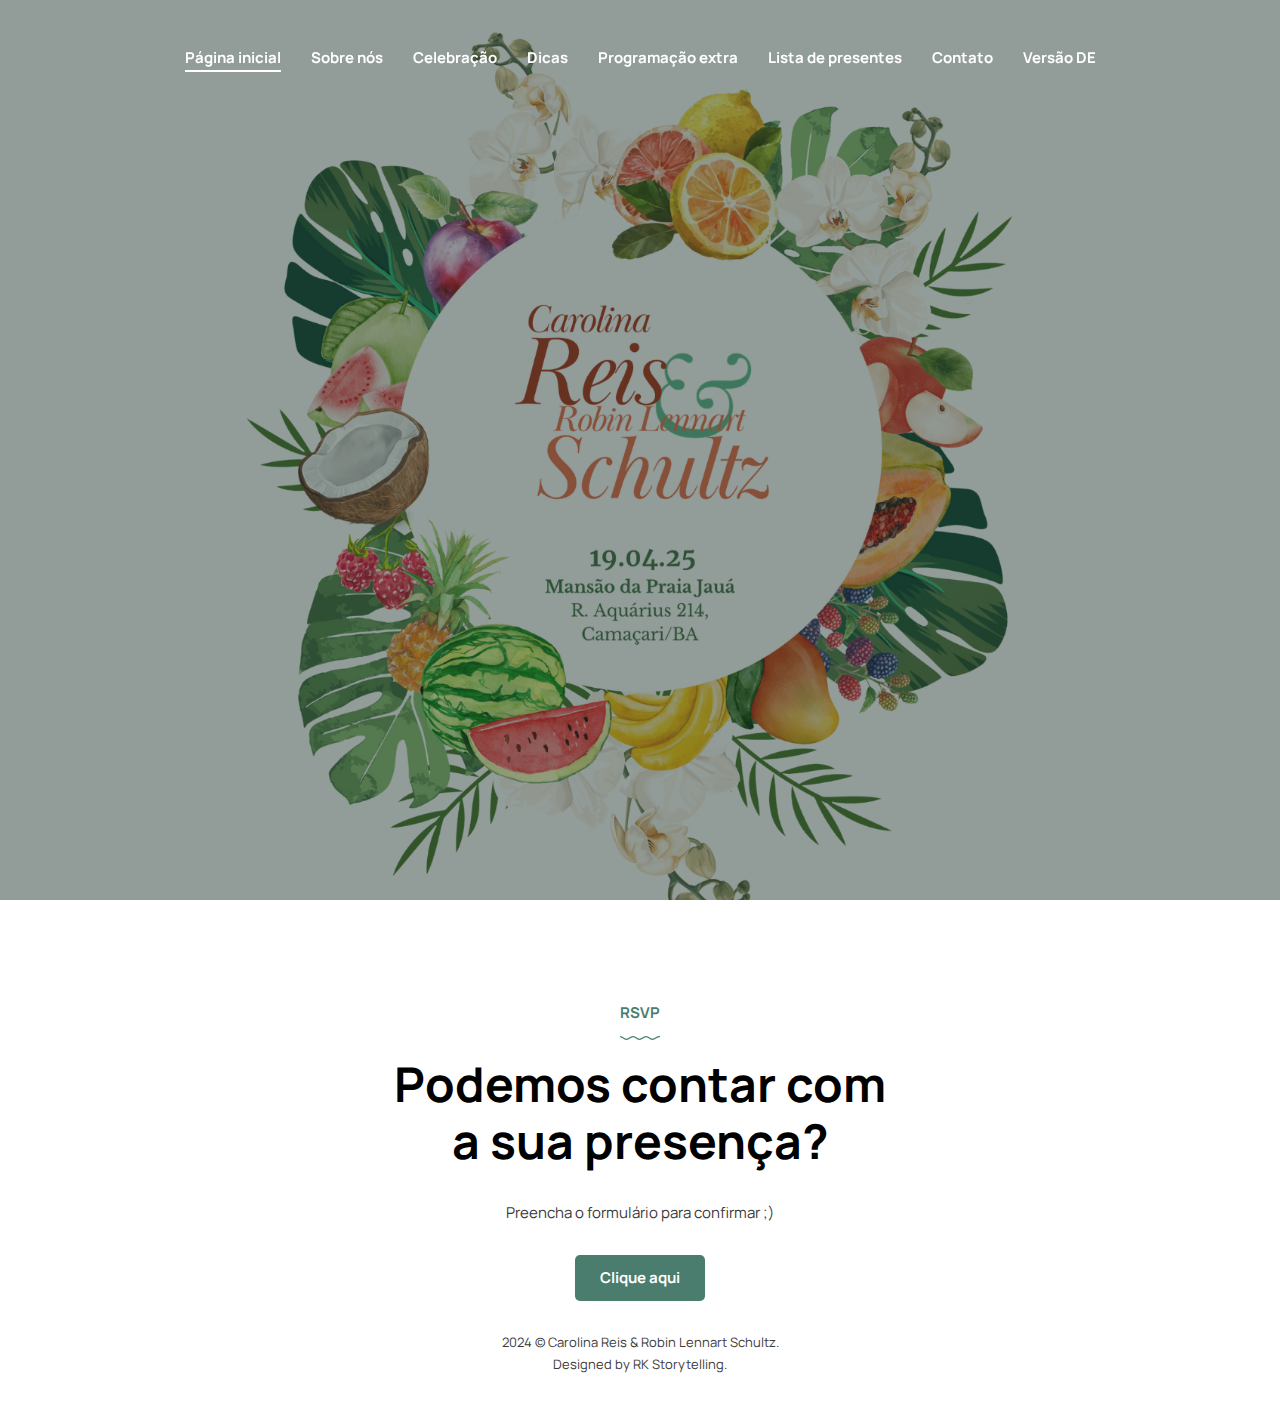
<file: index.html>
<!DOCTYPE html>
<html lang="en-US">
	<head>
		<meta charset="UTF-8">
		<meta name="viewport" content="width=device-width, initial-scale=1.0">
		<title>Carolina & Robin</title>
		<!-- Google Fonts -->
		<link rel="preconnect" href="https://fonts.googleapis.com">
		<link rel="preconnect" href="https://fonts.gstatic.com" crossorigin>
		<link href="https://fonts.googleapis.com/css2?family=Manrope:wght@400;500;600;700;800&display=swap" rel="stylesheet">
		<!-- Bootstrap CSS -->
		<link rel='stylesheet' id='bootstrap-css'  href='css/bootstrap/css/bootstrap.min.css' type='text/css' media='all' />
		<!-- Font Awesome Icons CSS -->
		<link rel='stylesheet' id='font-awesome'  href='css/fontawesome/css/font-awesome.min.css' type='text/css' media='all' />
		<!-- Main CSS File -->
		<link rel='stylesheet' id='tilia-style-css'  href='style.css' type='text/css' media='all' />
		<!-- favicons -->
		<link rel="icon" href="images/icons/favicon-32x32.png" sizes="32x32" />
		<link rel="icon" href="images/icons/favicon-192x192.png" sizes="192x192" />
		<link rel="apple-touch-icon-precomposed" href="images/icons/favicon-180x180.png" />
	</head>
	<body class="home">
		<div class="menu-mask">
			<!-- MOBILE MENU HOLDER -->
			<div class="container mobile-menu-holder">
				<div class="row">
					<div class="col-md-12">
						<button class="exit-mobile">
							<svg version="1.1" id="btn-menu-close" xmlns="http://www.w3.org/2000/svg" xmlns:xlink="http://www.w3.org/1999/xlink" x="0px" y="0px" viewBox="0 0 16 16" style="enable-background:new 0 0 16 16;" xml:space="preserve">
								<path d="M15.4,15.3l-0.1,0.1c-0.7,0.7-1.9,0.7-2.6,0L0.6,3.3c-0.7-0.7-0.7-1.9,0-2.6l0.1-0.1c0.7-0.7,1.9-0.7,2.6,0l12.1,12.1
									C16.2,13.4,16.2,14.6,15.4,15.3z"></path>
								<path d="M0.7,15.4l-0.1-0.1c-0.7-0.7-0.7-1.9,0-2.6L12.7,0.6c0.7-0.7,1.9-0.7,2.6,0l0.1,0.1c0.7,0.7,0.7,1.9,0,2.6L3.3,15.4
									C2.6,16.2,1.4,16.2,0.7,15.4z"></path>
							</svg>
						</button>
					</div>
				</div>
				<div class="row">
					<div class="col-lg-7">
						<!-- MOBILE MENU -->
						<ul class="menu-mobile">
							<li class="menu-item current-menu-item">
								<a href="index.html">Página inicial</a>
								
							</li>
							<li class="menu-item">
								<a href="002_sobre nós.html">Sobre nós</a>
								
							</li>
							<li class="menu-item">
								<a href="003_celebração.html">Celebração</a>
								
							</li>
							<li class="menu-item">
								<a href="004_dicas.html">Dicas</a>
								
							</li>
							<li class="menu-item">
								<a href="005_programação extra.html">Programação extra</a>
								
							</li>
							<li class="menu-item">
								<a href="006_lista de presentes.html">Lista de presentes</a>
								
							</li>

							<li class="menu-item">
								<a href="007_contato.html">Contato</a>
								
							</li>
							<li class="menu-item">
								<a href="001_index_de.html">Versão DE</a>
								
							</li>
						</ul>
						<!-- /MOBILE MENU -->
					</div>
					<!-- /col-lg-7 -->
					
					<!-- /col-lg-5 -->
				</div>
				<!-- /row -->
			</div>
			<!-- /container -->
		</div>
		<!-- /MOBILE MENU HOLDER -->
		<!-- HEADER -->
		<header class="main-header header-5">
			<div class="container">
				<div class="top-header top-header-5">
					
					<!-- mobile menu button -->
					<div class="nav-button-holder nav-button-holder-5">
						<button type="button" class="nav-button">
							<svg version="1.1" id="btn-menu-open" xmlns="http://www.w3.org/2000/svg" xmlns:xlink="http://www.w3.org/1999/xlink" x="0px" y="0px" viewBox="0 0 16 16" style="enable-background:new 0 0 16 16;" xml:space="preserve">
								<g>
									<path d="M2,4L2,4C0.9,4,0,3.1,0,2v0c0-1.1,0.9-2,2-2h0c1.1,0,2,0.9,2,2v0C4,3.1,3.1,4,2,4z"></path>
									<path d="M8,4L8,4C6.9,4,6,3.1,6,2v0c0-1.1,0.9-2,2-2h0c1.1,0,2,0.9,2,2v0C10,3.1,9.1,4,8,4z"></path>
									<path d="M14,4L14,4c-1.1,0-2-0.9-2-2v0c0-1.1,0.9-2,2-2h0c1.1,0,2,0.9,2,2v0C16,3.1,15.1,4,14,4z"></path>
									<path d="M2,10L2,10c-1.1,0-2-0.9-2-2v0c0-1.1,0.9-2,2-2h0c1.1,0,2,0.9,2,2v0C4,9.1,3.1,10,2,10z"></path>
									<path d="M8,10L8,10c-1.1,0-2-0.9-2-2v0c0-1.1,0.9-2,2-2h0c1.1,0,2,0.9,2,2v0C10,9.1,9.1,10,8,10z"></path>
									<path d="M14,10L14,10c-1.1,0-2-0.9-2-2v0c0-1.1,0.9-2,2-2h0c1.1,0,2,0.9,2,2v0C16,9.1,15.1,10,14,10z"></path>
									<path d="M2,16L2,16c-1.1,0-2-0.9-2-2v0c0-1.1,0.9-2,2-2h0c1.1,0,2,0.9,2,2v0C4,15.1,3.1,16,2,16z"></path>
									<path d="M8,16L8,16c-1.1,0-2-0.9-2-2v0c0-1.1,0.9-2,2-2h0c1.1,0,2,0.9,2,2v0C10,15.1,9.1,16,8,16z"></path>
									<path d="M14,16L14,16c-1.1,0-2-0.9-2-2v0c0-1.1,0.9-2,2-2h0c1.1,0,2,0.9,2,2v0C16,15.1,15.1,16,14,16z"></path>
								</g>
							</svg>
						</button>
					</div>
					<!-- /mobile menu button -->
				</div>
				<!-- /top-header -->
				<div class="header-container5">
					<nav class="nav-holder nav-holder-5">
						<ul class="menu-nav">
							<li class="menu-item current-menu-item">
								<a href="index.html">Página inicial</a>
								
							</li>
							<li class="menu-item">
								<a href="002_sobre nós.html">Sobre nós</a>
								
							</li>
							<li class="menu-item">
								<a href="003_celebração.html">Celebração</a>
								
							</li>
							<li class="menu-item">
								<a href="004_dicas.html">Dicas</a>
								
							</li>
							<li class="menu-item">
								<a href="005_programação extra.html">Programação extra</a>
								
							</li>
							<li class="menu-item">
								<a href="006_lista de presentes.html">Lista de presentes</a>
								
							</li>
							<li class="menu-item">
								<a href="007_contato.html">Contato</a>
								
							</li>
							<li class="menu-item">
								<a href="001_index_de.html">Versão DE</a>
								
							</li>
						</ul>
					</nav>
				</div>
			</div>
		</header>
		<!-- /HEADER -->
		<!-- HOME SLIDER -->
		<div class="swiper-mt">
			<div class="swiper-wrapper">
				<div class="swiper-slide slider-img" style="background-image: url('images/crerls_index.png');">
				</div>
				
				<svg version="1.1" class="arrow-slider" xmlns="http://www.w3.org/2000/svg" xmlns:xlink="http://www.w3.org/1999/xlink" x="0px" y="0px" viewBox="0 0 55 55" style="enable-background:new 0 0 55 55;" xml:space="preserve">
					<path d="M33.2,28.3l-8.8,8.8c-0.4,0.4-1.1,0.4-1.5,0l-1-1c-0.4-0.4-0.4-1.1,0-1.5l7-7l-7-7c-0.4-0.4-0.4-1.1,0-1.5l1-1
						c0.4-0.4,1.1-0.4,1.5,0l8.8,8.8C33.6,27.2,33.6,27.8,33.2,28.3z"></path>
					<path d="M27.5,55C12.3,55,0,42.7,0,27.5S12.3,0,27.5,0S55,12.3,55,27.5S42.7,55,27.5,55z M27.5,5C15.1,5,5,15.1,5,27.5
						S15.1,50,27.5,50S50,39.9,50,27.5S39.9,5,27.5,5z"></path>
				</svg>
			</div>
			
		</div>
		<!-- /swiper-mt -->
		<div id="aboutus-2-5" class="section-holder aboutus-2-5">
			<div class="container">
				<div class="row">
					<div class="col-lg-12">
						<div class="padding-lr200 alignc">
							<div class="el-smalltitle">RSVP</div>
							<h2 class="display-4 margin-b30">Podemos contar com <br>a sua presença?</h2>
							<p>Preencha o formulário para confirmar ;)</p>
							<a href="https://forms.office.com/r/er5kuqPQqU" class="read-more margin-t30">Clique aqui</a>
						</div>
					</div>
					<!-- /col-lg-12 -->
				</div>
				<!-- /row -->
			</div>
			<!-- /container -->
		</div>
		<!-- /HOME SLIDER -->
		<!-- FOOTER -->
		<footer>
			<div class="container">
				<div class="copyright">
					<div class="footer-copy"> <span class="footer-year">2024</span> &copy; Carolina Reis & Robin Lennart Schultz. <br>Designed by RK Storytelling.</div>
				</div>
			</div>
		</footer>
		<!-- /FOOTER -->
		<div class="scrollup">
			<a class="scrolltop" href="#">
			<i class="fa fa-chevron-up"></i>
			</a>
		</div>
		<!-- JS --> 
		<script src='js/jquery.js'></script>
		<script src='js/jquery-migrate.min.js'></script>
		<script src='css/bootstrap/js/popper.min.js'></script>
		<script src='css/bootstrap/js/bootstrap.min.js'></script>
		<script src='js/jquery.easing.min.js'></script>
		<script src='js/swiper.js'></script>
		<script src='js/isotope.js'></script>
		<script src='js/simple-lightbox.js'></script>
		<!-- MAIN JS -->
		<script src='js/init.js'></script>
	</body>
</html>
</file>
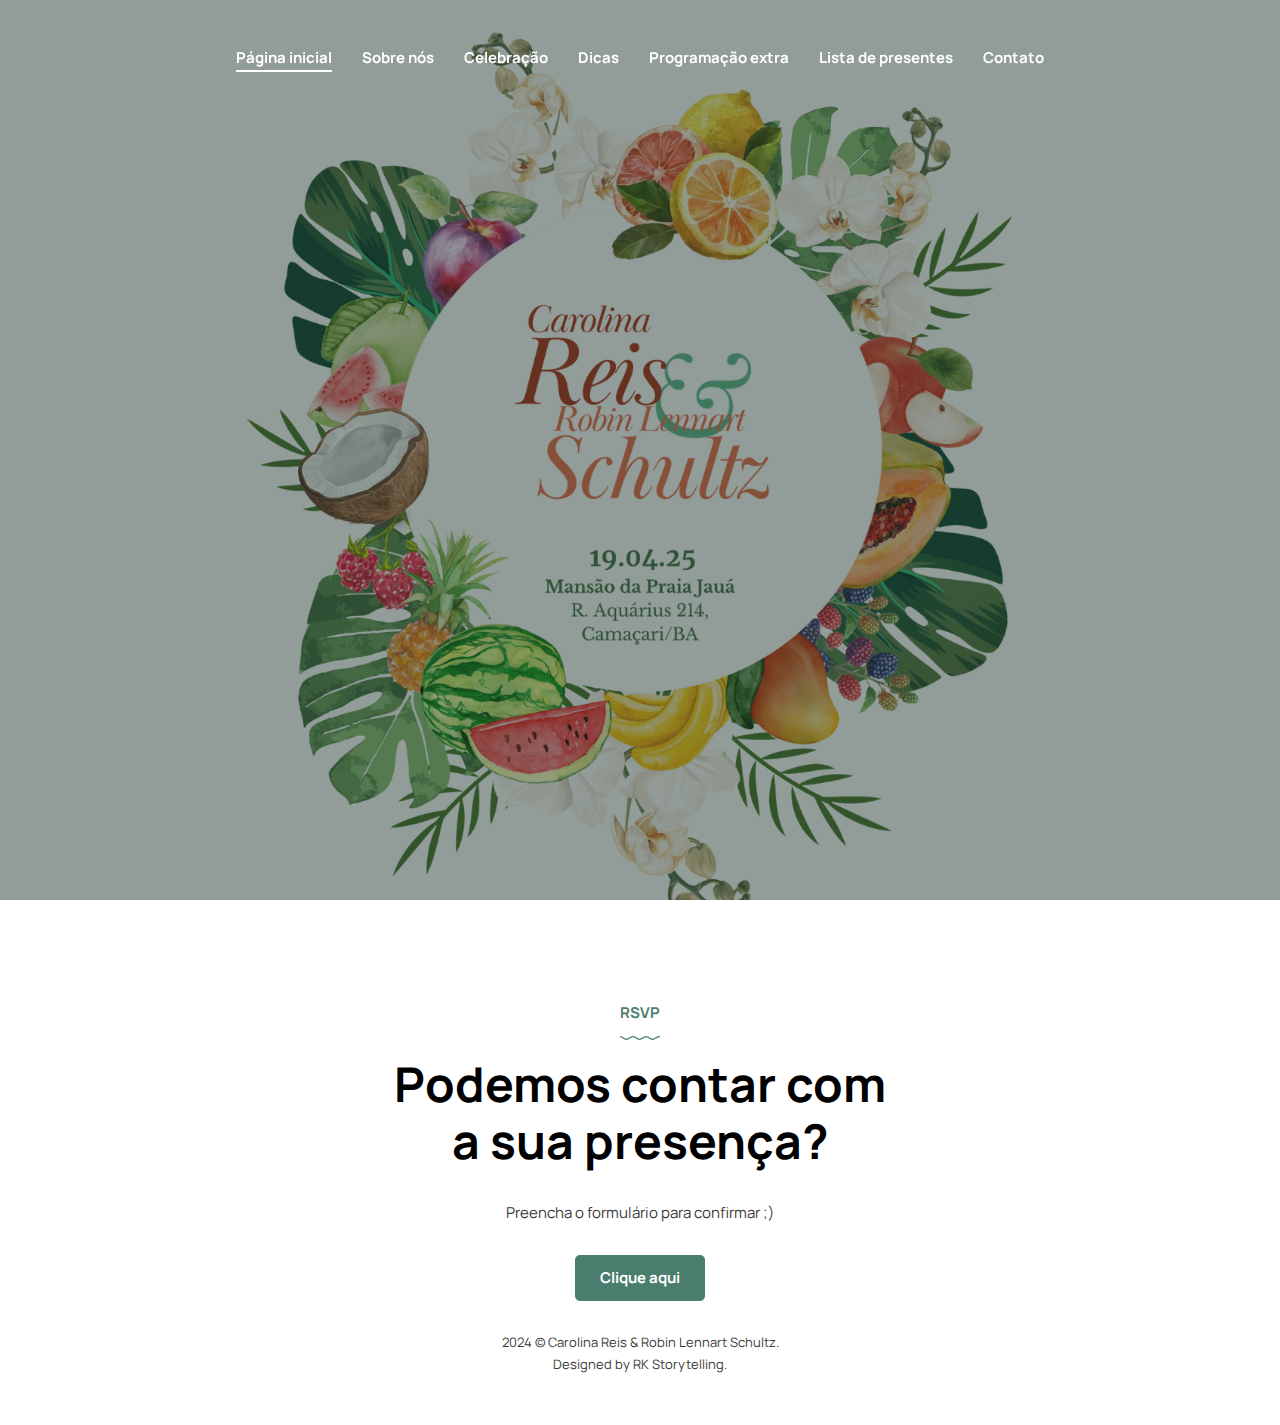
<file: 001_index.html>
<!DOCTYPE html>
<html lang="en-US">
	<head>
		<meta charset="UTF-8">
		<meta name="viewport" content="width=device-width, initial-scale=1.0">
		<title>Carolina & Robin</title>
		<!-- Google Fonts -->
		<link rel="preconnect" href="https://fonts.googleapis.com">
		<link rel="preconnect" href="https://fonts.gstatic.com" crossorigin>
		<link href="https://fonts.googleapis.com/css2?family=Manrope:wght@400;500;600;700;800&display=swap" rel="stylesheet">
		<!-- Bootstrap CSS -->
		<link rel='stylesheet' id='bootstrap-css'  href='css/bootstrap/css/bootstrap.min.css' type='text/css' media='all' />
		<!-- Font Awesome Icons CSS -->
		<link rel='stylesheet' id='font-awesome'  href='css/fontawesome/css/font-awesome.min.css' type='text/css' media='all' />
		<!-- Main CSS File -->
		<link rel='stylesheet' id='tilia-style-css'  href='style.css' type='text/css' media='all' />
		<!-- favicons -->
		<link rel="icon" href="images/icons/favicon-32x32.png" sizes="32x32" />
		<link rel="icon" href="images/icons/favicon-192x192.png" sizes="192x192" />
		<link rel="apple-touch-icon-precomposed" href="images/icons/favicon-180x180.png" />
	</head>
	<body class="home">
		<div class="menu-mask">
			<!-- MOBILE MENU HOLDER -->
			<div class="container mobile-menu-holder">
				<div class="row">
					<div class="col-md-12">
						<button class="exit-mobile">
							<svg version="1.1" id="btn-menu-close" xmlns="http://www.w3.org/2000/svg" xmlns:xlink="http://www.w3.org/1999/xlink" x="0px" y="0px" viewBox="0 0 16 16" style="enable-background:new 0 0 16 16;" xml:space="preserve">
								<path d="M15.4,15.3l-0.1,0.1c-0.7,0.7-1.9,0.7-2.6,0L0.6,3.3c-0.7-0.7-0.7-1.9,0-2.6l0.1-0.1c0.7-0.7,1.9-0.7,2.6,0l12.1,12.1
									C16.2,13.4,16.2,14.6,15.4,15.3z"></path>
								<path d="M0.7,15.4l-0.1-0.1c-0.7-0.7-0.7-1.9,0-2.6L12.7,0.6c0.7-0.7,1.9-0.7,2.6,0l0.1,0.1c0.7,0.7,0.7,1.9,0,2.6L3.3,15.4
									C2.6,16.2,1.4,16.2,0.7,15.4z"></path>
							</svg>
						</button>
					</div>
				</div>
				<div class="row">
					<div class="col-lg-7">
						<!-- MOBILE MENU -->
						<ul class="menu-mobile">
							<li class="menu-item current-menu-item">
								<a href="001_index.html">Página inicial</a>
								
							</li>
							<li class="menu-item">
								<a href="002_sobre nós.html">Sobre nós</a>
								
							</li>
							<li class="menu-item">
								<a href="003_celebração.html">Celebração</a>
								
							</li>
							<li class="menu-item">
								<a href="004_dicas.html">Dicas</a>
								
							</li>
							<li class="menu-item">
								<a href="005_programação extra.html">Programação extra</a>
								
							</li>
							<li class="menu-item">
								<a href="006_lista de presentes.html">Lista de presentes</a>
								
							</li>

							<li class="menu-item">
								<a href="007_contato.html">Contato</a>
								
							</li>
						</ul>
						<!-- /MOBILE MENU -->
					</div>
					<!-- /col-lg-7 -->
					
					<!-- /col-lg-5 -->
				</div>
				<!-- /row -->
			</div>
			<!-- /container -->
		</div>
		<!-- /MOBILE MENU HOLDER -->
		<!-- HEADER -->
		<header class="main-header header-5">
			<div class="container">
				<div class="top-header top-header-5">
					
					<!-- mobile menu button -->
					<div class="nav-button-holder nav-button-holder-5">
						<button type="button" class="nav-button">
							<svg version="1.1" id="btn-menu-open" xmlns="http://www.w3.org/2000/svg" xmlns:xlink="http://www.w3.org/1999/xlink" x="0px" y="0px" viewBox="0 0 16 16" style="enable-background:new 0 0 16 16;" xml:space="preserve">
								<g>
									<path d="M2,4L2,4C0.9,4,0,3.1,0,2v0c0-1.1,0.9-2,2-2h0c1.1,0,2,0.9,2,2v0C4,3.1,3.1,4,2,4z"></path>
									<path d="M8,4L8,4C6.9,4,6,3.1,6,2v0c0-1.1,0.9-2,2-2h0c1.1,0,2,0.9,2,2v0C10,3.1,9.1,4,8,4z"></path>
									<path d="M14,4L14,4c-1.1,0-2-0.9-2-2v0c0-1.1,0.9-2,2-2h0c1.1,0,2,0.9,2,2v0C16,3.1,15.1,4,14,4z"></path>
									<path d="M2,10L2,10c-1.1,0-2-0.9-2-2v0c0-1.1,0.9-2,2-2h0c1.1,0,2,0.9,2,2v0C4,9.1,3.1,10,2,10z"></path>
									<path d="M8,10L8,10c-1.1,0-2-0.9-2-2v0c0-1.1,0.9-2,2-2h0c1.1,0,2,0.9,2,2v0C10,9.1,9.1,10,8,10z"></path>
									<path d="M14,10L14,10c-1.1,0-2-0.9-2-2v0c0-1.1,0.9-2,2-2h0c1.1,0,2,0.9,2,2v0C16,9.1,15.1,10,14,10z"></path>
									<path d="M2,16L2,16c-1.1,0-2-0.9-2-2v0c0-1.1,0.9-2,2-2h0c1.1,0,2,0.9,2,2v0C4,15.1,3.1,16,2,16z"></path>
									<path d="M8,16L8,16c-1.1,0-2-0.9-2-2v0c0-1.1,0.9-2,2-2h0c1.1,0,2,0.9,2,2v0C10,15.1,9.1,16,8,16z"></path>
									<path d="M14,16L14,16c-1.1,0-2-0.9-2-2v0c0-1.1,0.9-2,2-2h0c1.1,0,2,0.9,2,2v0C16,15.1,15.1,16,14,16z"></path>
								</g>
							</svg>
						</button>
					</div>
					<!-- /mobile menu button -->
				</div>
				<!-- /top-header -->
				<div class="header-container5">
					<nav class="nav-holder nav-holder-5">
						<ul class="menu-nav">
							<li class="menu-item current-menu-item">
								<a href="001_index.html">Página inicial</a>
								
							</li>
							<li class="menu-item">
								<a href="002_sobre nós.html">Sobre nós</a>
								
							</li>
							<li class="menu-item">
								<a href="003_celebração.html">Celebração</a>
								
							</li>
							<li class="menu-item">
								<a href="004_dicas.html">Dicas</a>
								
							</li>
							<li class="menu-item">
								<a href="005_programação extra.html">Programação extra</a>
								
							</li>
							<li class="menu-item">
								<a href="006_lista de presentes.html">Lista de presentes</a>
								
							</li>
							<li class="menu-item">
								<a href="007_contato.html">Contato</a>
								
							</li>
						</ul>
					</nav>
				</div>
			</div>
		</header>
		<!-- /HEADER -->
		<!-- HOME SLIDER -->
		<div class="swiper-mt">
			<div class="swiper-wrapper">
				<div class="swiper-slide slider-img" style="background-image: url('images/crerls_index.png');">
				</div>
				
				<svg version="1.1" class="arrow-slider" xmlns="http://www.w3.org/2000/svg" xmlns:xlink="http://www.w3.org/1999/xlink" x="0px" y="0px" viewBox="0 0 55 55" style="enable-background:new 0 0 55 55;" xml:space="preserve">
					<path d="M33.2,28.3l-8.8,8.8c-0.4,0.4-1.1,0.4-1.5,0l-1-1c-0.4-0.4-0.4-1.1,0-1.5l7-7l-7-7c-0.4-0.4-0.4-1.1,0-1.5l1-1
						c0.4-0.4,1.1-0.4,1.5,0l8.8,8.8C33.6,27.2,33.6,27.8,33.2,28.3z"></path>
					<path d="M27.5,55C12.3,55,0,42.7,0,27.5S12.3,0,27.5,0S55,12.3,55,27.5S42.7,55,27.5,55z M27.5,5C15.1,5,5,15.1,5,27.5
						S15.1,50,27.5,50S50,39.9,50,27.5S39.9,5,27.5,5z"></path>
				</svg>
			</div>
			
		</div>
		<!-- /swiper-mt -->
		<div id="aboutus-2-5" class="section-holder aboutus-2-5">
			<div class="container">
				<div class="row">
					<div class="col-lg-12">
						<div class="padding-lr200 alignc">
							<div class="el-smalltitle">RSVP</div>
							<h2 class="display-4 margin-b30">Podemos contar com <br>a sua presença?</h2>
							<p>Preencha o formulário para confirmar ;)</p>
							<a href="https://forms.office.com/r/er5kuqPQqU" class="read-more margin-t30">Clique aqui</a>
						</div>
					</div>
					<!-- /col-lg-12 -->
				</div>
				<!-- /row -->
			</div>
			<!-- /container -->
		</div>
		<!-- /HOME SLIDER -->
		<!-- FOOTER -->
		<footer>
			<div class="container">
				<div class="copyright">
					<div class="footer-copy"> <span class="footer-year">2024</span> &copy; Carolina Reis & Robin Lennart Schultz. <br>Designed by RK Storytelling.</div>
				</div>
			</div>
		</footer>
		<!-- /FOOTER -->
		<div class="scrollup">
			<a class="scrolltop" href="#">
			<i class="fa fa-chevron-up"></i>
			</a>
		</div>
		<!-- JS --> 
		<script src='js/jquery.js'></script>
		<script src='js/jquery-migrate.min.js'></script>
		<script src='css/bootstrap/js/popper.min.js'></script>
		<script src='css/bootstrap/js/bootstrap.min.js'></script>
		<script src='js/jquery.easing.min.js'></script>
		<script src='js/swiper.js'></script>
		<script src='js/isotope.js'></script>
		<script src='js/simple-lightbox.js'></script>
		<!-- MAIN JS -->
		<script src='js/init.js'></script>
	</body>
</html>
</file>
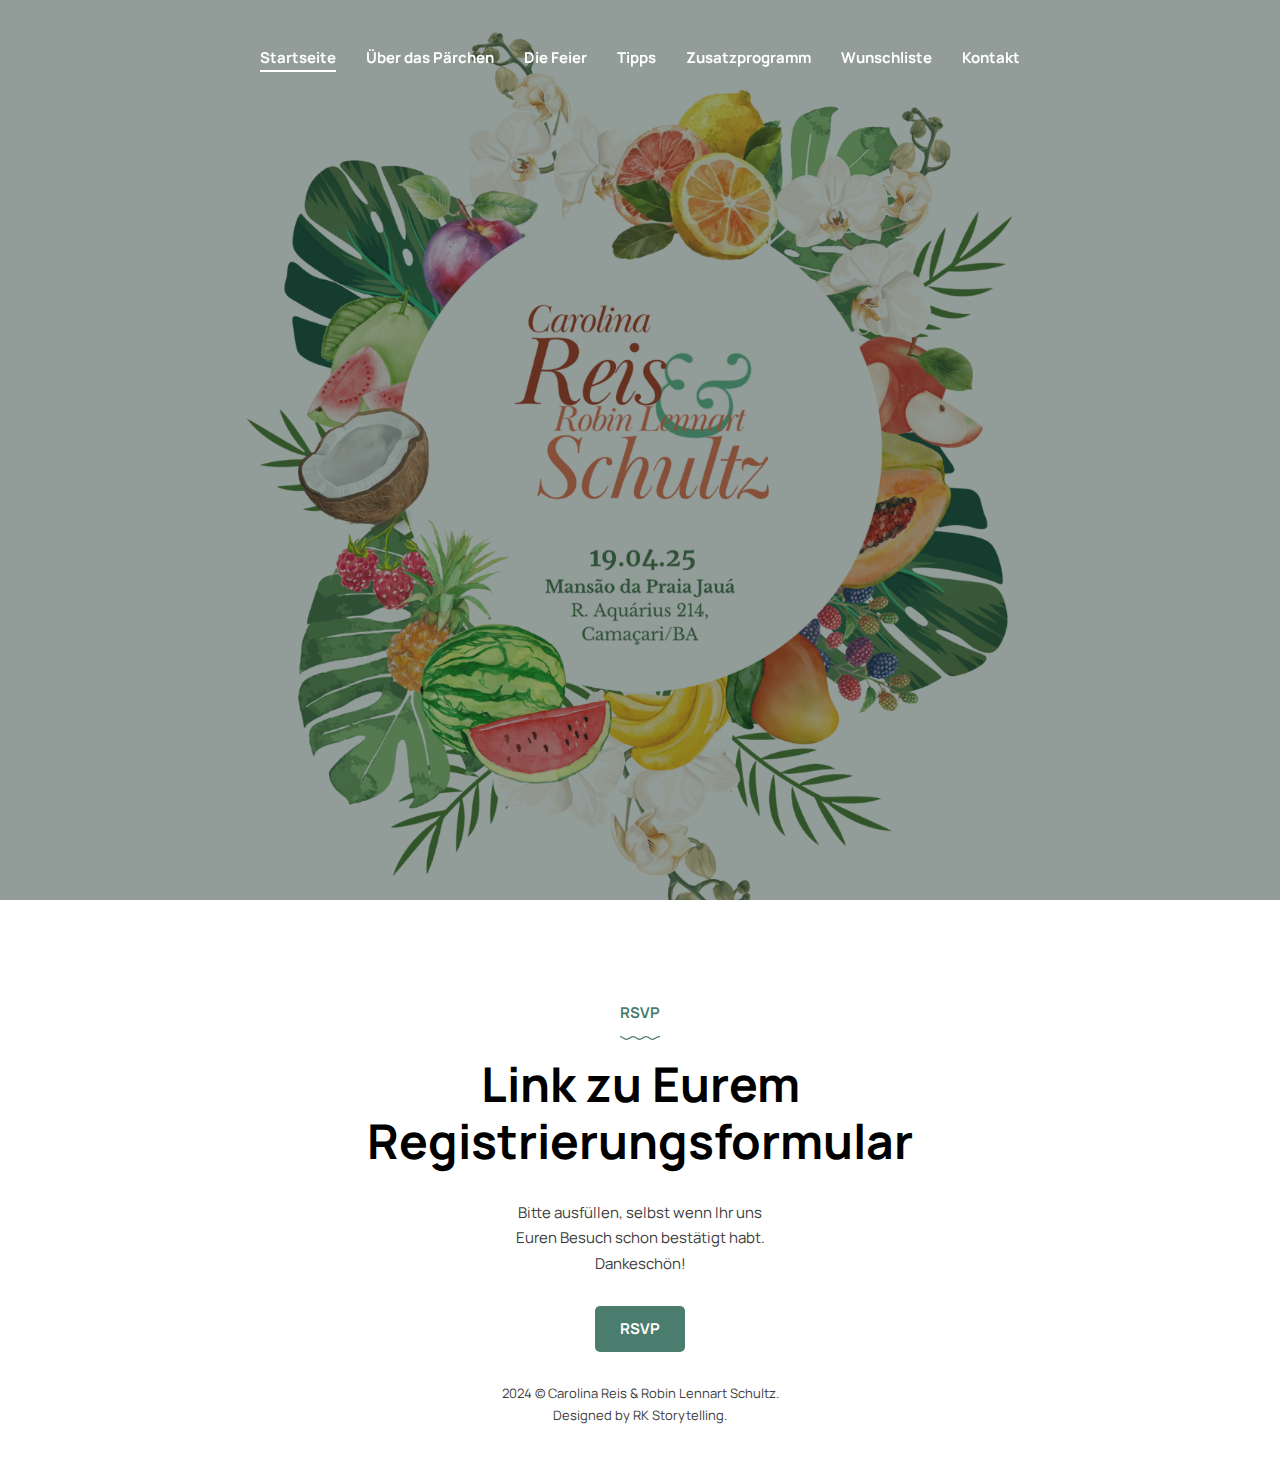
<file: 001_index_de.html>
<!DOCTYPE html>
<html lang="en-US">
	<head>
		<meta charset="UTF-8">
		<meta name="viewport" content="width=device-width, initial-scale=1.0">
		<title>Carolina & Robin</title>
		<!-- Google Fonts -->
		<link rel="preconnect" href="https://fonts.googleapis.com">
		<link rel="preconnect" href="https://fonts.gstatic.com" crossorigin>
		<link href="https://fonts.googleapis.com/css2?family=Manrope:wght@400;500;600;700;800&display=swap" rel="stylesheet">
		<!-- Bootstrap CSS -->
		<link rel='stylesheet' id='bootstrap-css'  href='css/bootstrap/css/bootstrap.min.css' type='text/css' media='all' />
		<!-- Font Awesome Icons CSS -->
		<link rel='stylesheet' id='font-awesome'  href='css/fontawesome/css/font-awesome.min.css' type='text/css' media='all' />
		<!-- Main CSS File -->
		<link rel='stylesheet' id='tilia-style-css'  href='style.css' type='text/css' media='all' />
		<!-- favicons -->
		<link rel="icon" href="images/icons/favicon-32x32.png" sizes="32x32" />
		<link rel="icon" href="images/icons/favicon-192x192.png" sizes="192x192" />
		<link rel="apple-touch-icon-precomposed" href="images/icons/favicon-180x180.png" />
	</head>
	<body class="home">
		<div class="menu-mask">
			<!-- MOBILE MENU HOLDER -->
			<div class="container mobile-menu-holder">
				<div class="row">
					<div class="col-md-12">
						<button class="exit-mobile">
							<svg version="1.1" id="btn-menu-close" xmlns="http://www.w3.org/2000/svg" xmlns:xlink="http://www.w3.org/1999/xlink" x="0px" y="0px" viewBox="0 0 16 16" style="enable-background:new 0 0 16 16;" xml:space="preserve">
								<path d="M15.4,15.3l-0.1,0.1c-0.7,0.7-1.9,0.7-2.6,0L0.6,3.3c-0.7-0.7-0.7-1.9,0-2.6l0.1-0.1c0.7-0.7,1.9-0.7,2.6,0l12.1,12.1
									C16.2,13.4,16.2,14.6,15.4,15.3z"></path>
								<path d="M0.7,15.4l-0.1-0.1c-0.7-0.7-0.7-1.9,0-2.6L12.7,0.6c0.7-0.7,1.9-0.7,2.6,0l0.1,0.1c0.7,0.7,0.7,1.9,0,2.6L3.3,15.4
									C2.6,16.2,1.4,16.2,0.7,15.4z"></path>
							</svg>
						</button>
					</div>
				</div>
				<div class="row">
					<div class="col-lg-7">
						<!-- MOBILE MENU -->
						<ul class="menu-mobile">
							<li class="menu-item current-menu-item">
								<a href="001_index_de.html">Startseite</a>
								
							</li>
							<li class="menu-item">
								<a href="002_sobre nós_de.html">Über das Pärchen</a>
								
							</li>
							<li class="menu-item">
								<a href="003_celebração_de.html">Die Feier</a>
								
							</li>
							<li class="menu-item">
								<a href="004_dicas_de.html">Tipps</a>
								
							</li>
							<li class="menu-item">
								<a href="005_programação extra_de.html">Zusatzprogramm</a>
								
							</li>
							<li class="menu-item">
								<a href="006_lista de presentes_de.html">Wunschliste</a>
								
							</li>

							<li class="menu-item">
								<a href="007_contato_de.html">Kontakt</a>
								
							</li>
						</ul>
						<!-- /MOBILE MENU -->
					</div>
					<!-- /col-lg-7 -->
					
					<!-- /col-lg-5 -->
				</div>
				<!-- /row -->
			</div>
			<!-- /container -->
		</div>
		<!-- /MOBILE MENU HOLDER -->
		<!-- HEADER -->
		<header class="main-header header-5">
			<div class="container">
				<div class="top-header top-header-5">
					
					<!-- mobile menu button -->
					<div class="nav-button-holder nav-button-holder-5">
						<button type="button" class="nav-button">
							<svg version="1.1" id="btn-menu-open" xmlns="http://www.w3.org/2000/svg" xmlns:xlink="http://www.w3.org/1999/xlink" x="0px" y="0px" viewBox="0 0 16 16" style="enable-background:new 0 0 16 16;" xml:space="preserve">
								<g>
									<path d="M2,4L2,4C0.9,4,0,3.1,0,2v0c0-1.1,0.9-2,2-2h0c1.1,0,2,0.9,2,2v0C4,3.1,3.1,4,2,4z"></path>
									<path d="M8,4L8,4C6.9,4,6,3.1,6,2v0c0-1.1,0.9-2,2-2h0c1.1,0,2,0.9,2,2v0C10,3.1,9.1,4,8,4z"></path>
									<path d="M14,4L14,4c-1.1,0-2-0.9-2-2v0c0-1.1,0.9-2,2-2h0c1.1,0,2,0.9,2,2v0C16,3.1,15.1,4,14,4z"></path>
									<path d="M2,10L2,10c-1.1,0-2-0.9-2-2v0c0-1.1,0.9-2,2-2h0c1.1,0,2,0.9,2,2v0C4,9.1,3.1,10,2,10z"></path>
									<path d="M8,10L8,10c-1.1,0-2-0.9-2-2v0c0-1.1,0.9-2,2-2h0c1.1,0,2,0.9,2,2v0C10,9.1,9.1,10,8,10z"></path>
									<path d="M14,10L14,10c-1.1,0-2-0.9-2-2v0c0-1.1,0.9-2,2-2h0c1.1,0,2,0.9,2,2v0C16,9.1,15.1,10,14,10z"></path>
									<path d="M2,16L2,16c-1.1,0-2-0.9-2-2v0c0-1.1,0.9-2,2-2h0c1.1,0,2,0.9,2,2v0C4,15.1,3.1,16,2,16z"></path>
									<path d="M8,16L8,16c-1.1,0-2-0.9-2-2v0c0-1.1,0.9-2,2-2h0c1.1,0,2,0.9,2,2v0C10,15.1,9.1,16,8,16z"></path>
									<path d="M14,16L14,16c-1.1,0-2-0.9-2-2v0c0-1.1,0.9-2,2-2h0c1.1,0,2,0.9,2,2v0C16,15.1,15.1,16,14,16z"></path>
								</g>
							</svg>
						</button>
					</div>
					<!-- /mobile menu button -->
				</div>
				<!-- /top-header -->
				<div class="header-container5">
					<nav class="nav-holder nav-holder-5">
						<ul class="menu-nav">
							<li class="menu-item current-menu-item">
								<a href="001_index_de.html">Startseite</a>
								
							</li>
							<li class="menu-item">
								<a href="002_sobre nós_de.html">Über das Pärchen</a>
								
							</li>
							<li class="menu-item">
								<a href="003_celebração_de.html">Die Feier</a>
								
							</li>
							<li class="menu-item">
								<a href="004_dicas_de.html">Tipps</a>
								
							</li>
							<li class="menu-item">
								<a href="005_programação extra_de.html">Zusatzprogramm</a>
								
							</li>
							<li class="menu-item">
								<a href="006_lista de presentes_de.html">Wunschliste</a>
								
							</li>
							<li class="menu-item">
								<a href="007_contato_de.html">Kontakt</a>
								
							</li>
						</ul>
					</nav>
				</div>
			</div>
		</header>
		<!-- /HEADER -->
		<!-- HOME SLIDER -->
		<div class="swiper-mt">
			<div class="swiper-wrapper">
				<div class="swiper-slide slider-img" style="background-image: url('images/crerls_index.png');">
				</div>
				
				<svg version="1.1" class="arrow-slider" xmlns="http://www.w3.org/2000/svg" xmlns:xlink="http://www.w3.org/1999/xlink" x="0px" y="0px" viewBox="0 0 55 55" style="enable-background:new 0 0 55 55;" xml:space="preserve">
					<path d="M33.2,28.3l-8.8,8.8c-0.4,0.4-1.1,0.4-1.5,0l-1-1c-0.4-0.4-0.4-1.1,0-1.5l7-7l-7-7c-0.4-0.4-0.4-1.1,0-1.5l1-1
						c0.4-0.4,1.1-0.4,1.5,0l8.8,8.8C33.6,27.2,33.6,27.8,33.2,28.3z"></path>
					<path d="M27.5,55C12.3,55,0,42.7,0,27.5S12.3,0,27.5,0S55,12.3,55,27.5S42.7,55,27.5,55z M27.5,5C15.1,5,5,15.1,5,27.5
						S15.1,50,27.5,50S50,39.9,50,27.5S39.9,5,27.5,5z"></path>
				</svg>
			</div>
			
		</div>
		<!-- /swiper-mt -->
		<div id="aboutus-2-5" class="section-holder aboutus-2-5">
			<div class="container">
				<div class="row">
					<div class="col-lg-12">
						<div class="padding-lr200 alignc">
							<div class="el-smalltitle">RSVP</div>
							<h2 class="display-4 margin-b30">Link zu Eurem Registrierungsformular</h2>
							<p>Bitte ausfüllen, selbst wenn Ihr uns 
							<br>Euren Besuch schon bestätigt habt. 
							<br>Dankeschön!</p>
							<a href="https://forms.office.com/r/er5kuqPQqU" class="read-more margin-t30">RSVP</a>
							</div>
					</div>
					<!-- /col-lg-12 -->
				</div>
				<!-- /row -->
			</div>
			<!-- /container -->
		</div>
		<!-- /HOME SLIDER -->
		<!-- FOOTER -->
		<footer>
			<div class="container">
				<div class="copyright">
					<div class="footer-copy"> <span class="footer-year">2024</span> &copy; Carolina Reis & Robin Lennart Schultz. <br>Designed by RK Storytelling.</div>
				</div>
			</div>
		</footer>
		<!-- /FOOTER -->
		<div class="scrollup">
			<a class="scrolltop" href="#">
			<i class="fa fa-chevron-up"></i>
			</a>
		</div>
		<!-- JS --> 
		<script src='js/jquery.js'></script>
		<script src='js/jquery-migrate.min.js'></script>
		<script src='css/bootstrap/js/popper.min.js'></script>
		<script src='css/bootstrap/js/bootstrap.min.js'></script>
		<script src='js/jquery.easing.min.js'></script>
		<script src='js/swiper.js'></script>
		<script src='js/isotope.js'></script>
		<script src='js/simple-lightbox.js'></script>
		<!-- MAIN JS -->
		<script src='js/init.js'></script>
	</body>
</html>
</file>
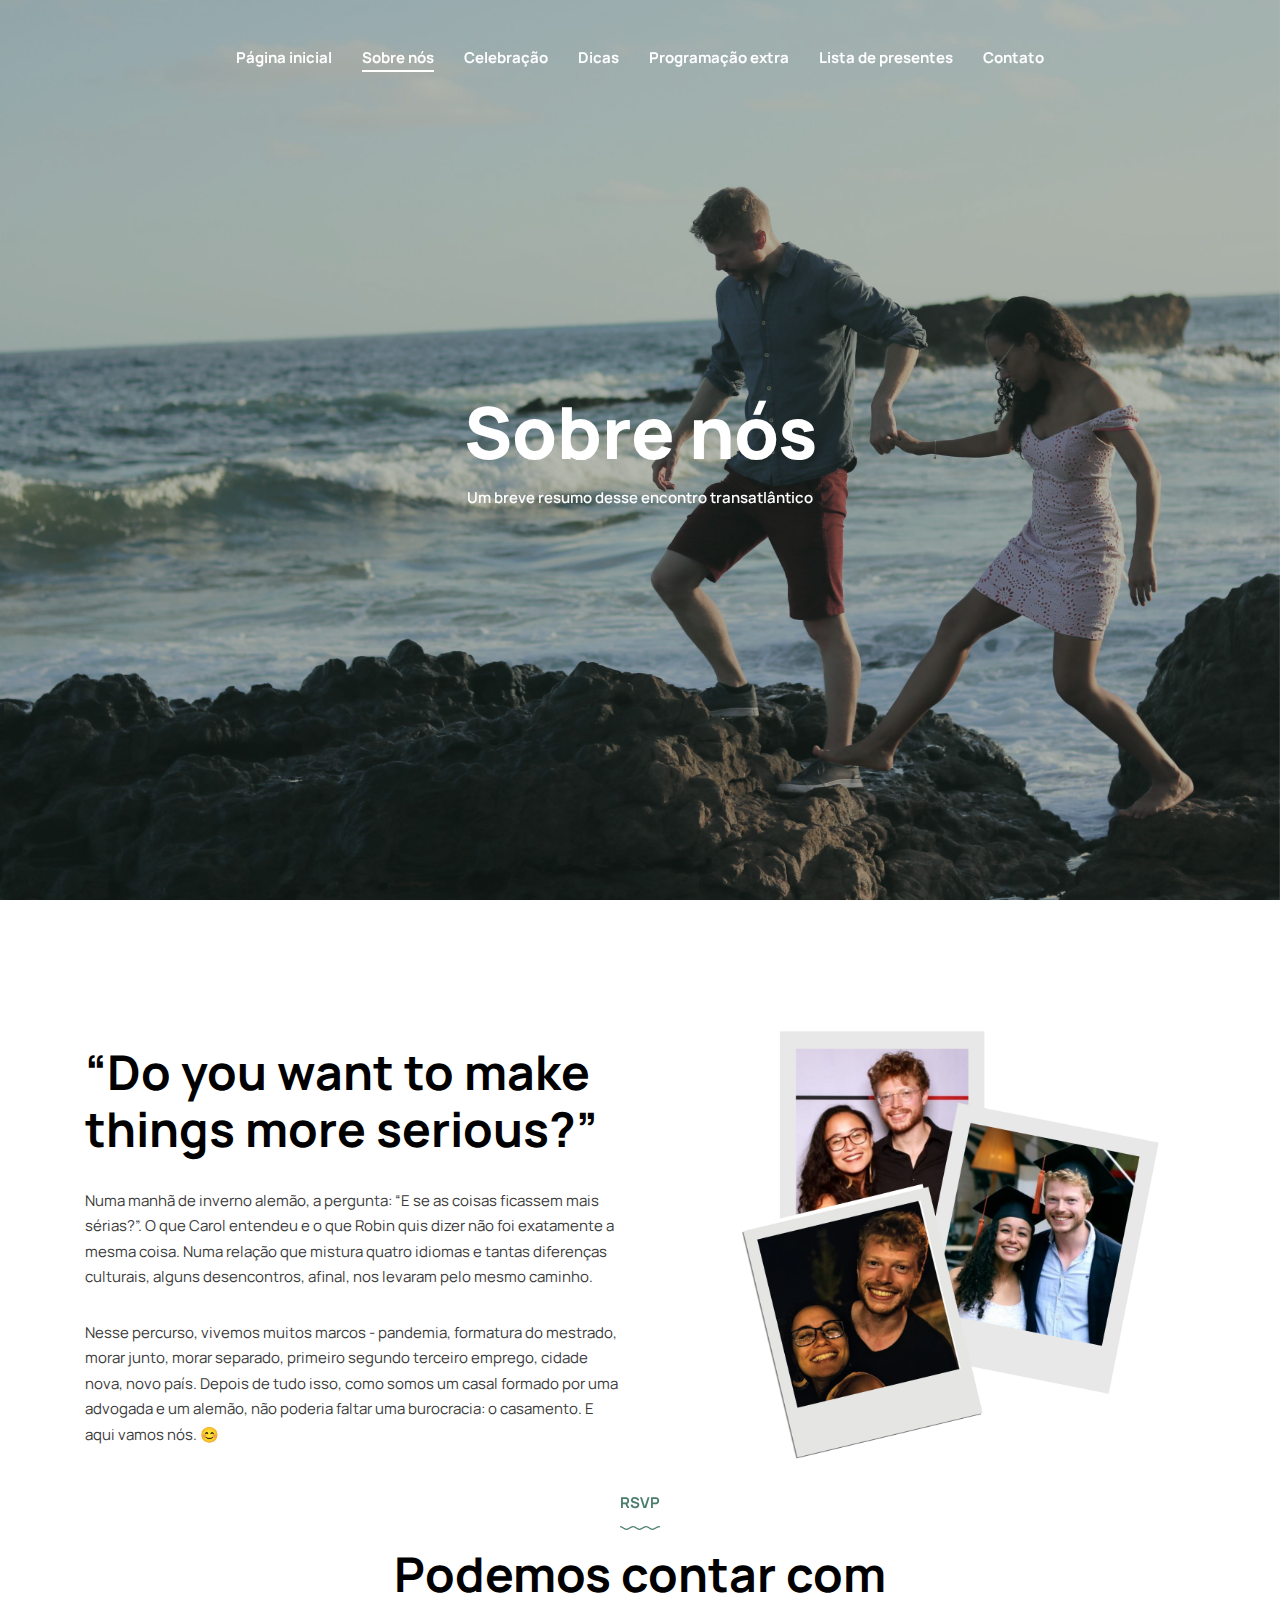
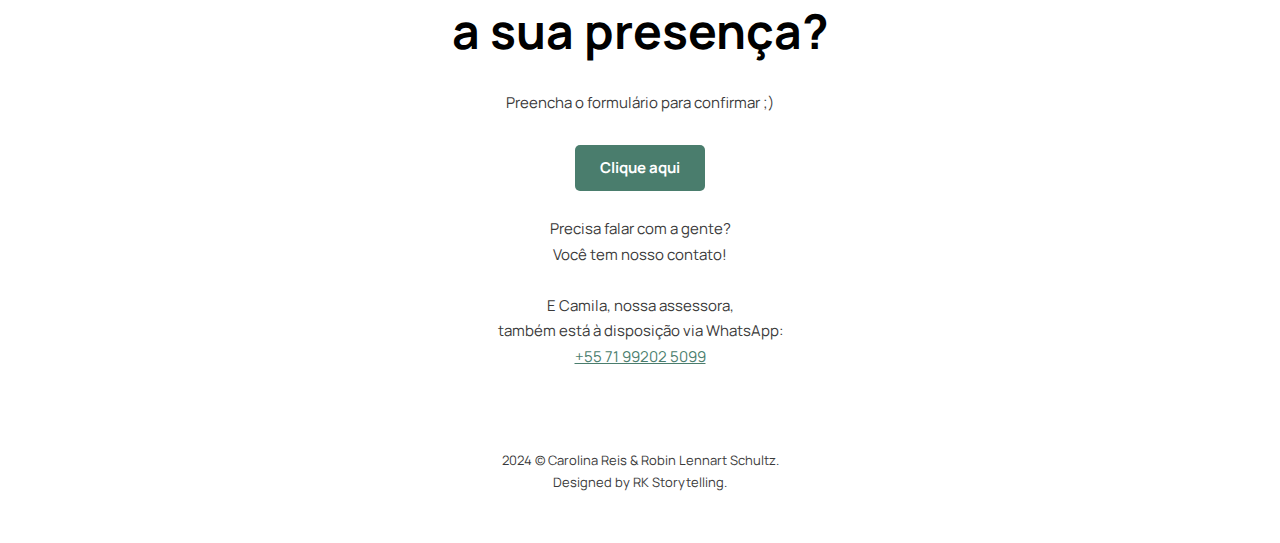
<file: 002_sobre nós.html>
<!DOCTYPE html>
<html lang="en-US">
	<head>
		<meta charset="UTF-8">
		<meta name="viewport" content="width=device-width, initial-scale=1.0">
		<title>Carolina & Robin - Sobre nós</title>
		<!-- Google Fonts -->
		<link rel="preconnect" href="https://fonts.googleapis.com">
		<link rel="preconnect" href="https://fonts.gstatic.com" crossorigin>
		<link href="https://fonts.googleapis.com/css2?family=Manrope:wght@400;500;600;700;800&display=swap" rel="stylesheet">
		<!-- Bootstrap CSS -->
		<link rel='stylesheet' id='bootstrap-css'  href='css/bootstrap/css/bootstrap.min.css' type='text/css' media='all' />
		<!-- Font Awesome Icons CSS -->
		<link rel='stylesheet' id='font-awesome'  href='css/fontawesome/css/font-awesome.min.css' type='text/css' media='all' />
		<!-- Main CSS File -->
		<link rel='stylesheet' id='tilia-style-css'  href='style.css' type='text/css' media='all' />
		<!-- favicons -->
		<link rel="icon" href="images/icons/favicon-32x32.png" sizes="32x32" />
		<link rel="icon" href="images/icons/favicon-192x192.png" sizes="192x192" />
		<link rel="apple-touch-icon-precomposed" href="images/icons/favicon-180x180.png" />
	</head>
	<body class="home">
		<div class="menu-mask">
			<!-- MOBILE MENU HOLDER -->
			<div class="container mobile-menu-holder">
				<div class="row">
					<div class="col-md-12">
						<button class="exit-mobile">
							<svg version="1.1" id="btn-menu-close" xmlns="http://www.w3.org/2000/svg" xmlns:xlink="http://www.w3.org/1999/xlink" x="0px" y="0px" viewBox="0 0 16 16" style="enable-background:new 0 0 16 16;" xml:space="preserve">
								<path d="M15.4,15.3l-0.1,0.1c-0.7,0.7-1.9,0.7-2.6,0L0.6,3.3c-0.7-0.7-0.7-1.9,0-2.6l0.1-0.1c0.7-0.7,1.9-0.7,2.6,0l12.1,12.1
									C16.2,13.4,16.2,14.6,15.4,15.3z"></path>
								<path d="M0.7,15.4l-0.1-0.1c-0.7-0.7-0.7-1.9,0-2.6L12.7,0.6c0.7-0.7,1.9-0.7,2.6,0l0.1,0.1c0.7,0.7,0.7,1.9,0,2.6L3.3,15.4
									C2.6,16.2,1.4,16.2,0.7,15.4z"></path>
							</svg>
						</button>
					</div>
				</div>
				<div class="row">
					<div class="col-lg-7">
						<!-- MOBILE MENU -->
						<ul class="menu-mobile">
							<li class="menu-item">
								<a href="001_index.html">Página inicial</a>
								
							</li>
							<li class="menu-item current-menu-item">
								<a href="002_sobre nós.html">Sobre nós</a>
								
							</li>
							<li class="menu-item">
								<a href="003_celebração.html">Celebração</a>
								
							</li>
							<li class="menu-item">
								<a href="004_dicas.html">Dicas</a>
								
							</li>
							<li class="menu-item">
								<a href="005_programação extra.html">Programação extra</a>
								
							</li>
							<li class="menu-item">
								<a href="006_lista de presentes.html">Lista de presentes</a>
								
							</li>
							<li class="menu-item">
								<a href="007_contato.html">Contato</a>
								
							</li>
						</ul>
						<!-- /MOBILE MENU -->
					</div>
					<!-- /col-lg-7 -->
					<div class="col-lg-5">
						<div class="menu-contact">
							<div class="mobile-content">
								
							</div>
						</div>
					</div>
					<!-- /col-lg-5 -->
				</div>
				<!-- /row -->
			</div>
			<!-- /container -->
		</div>
		<!-- /MOBILE MENU HOLDER -->
		<!-- HEADER -->
		<header class="main-header header-5">
			<div class="container">
				<div class="top-header top-header-5">
					
					<!-- mobile menu button -->
					<div class="nav-button-holder nav-button-holder-5">
						<button type="button" class="nav-button">
							<svg version="1.1" id="btn-menu-open" xmlns="http://www.w3.org/2000/svg" xmlns:xlink="http://www.w3.org/1999/xlink" x="0px" y="0px" viewBox="0 0 16 16" style="enable-background:new 0 0 16 16;" xml:space="preserve">
								<g>
									<path d="M2,4L2,4C0.9,4,0,3.1,0,2v0c0-1.1,0.9-2,2-2h0c1.1,0,2,0.9,2,2v0C4,3.1,3.1,4,2,4z"></path>
									<path d="M8,4L8,4C6.9,4,6,3.1,6,2v0c0-1.1,0.9-2,2-2h0c1.1,0,2,0.9,2,2v0C10,3.1,9.1,4,8,4z"></path>
									<path d="M14,4L14,4c-1.1,0-2-0.9-2-2v0c0-1.1,0.9-2,2-2h0c1.1,0,2,0.9,2,2v0C16,3.1,15.1,4,14,4z"></path>
									<path d="M2,10L2,10c-1.1,0-2-0.9-2-2v0c0-1.1,0.9-2,2-2h0c1.1,0,2,0.9,2,2v0C4,9.1,3.1,10,2,10z"></path>
									<path d="M8,10L8,10c-1.1,0-2-0.9-2-2v0c0-1.1,0.9-2,2-2h0c1.1,0,2,0.9,2,2v0C10,9.1,9.1,10,8,10z"></path>
									<path d="M14,10L14,10c-1.1,0-2-0.9-2-2v0c0-1.1,0.9-2,2-2h0c1.1,0,2,0.9,2,2v0C16,9.1,15.1,10,14,10z"></path>
									<path d="M2,16L2,16c-1.1,0-2-0.9-2-2v0c0-1.1,0.9-2,2-2h0c1.1,0,2,0.9,2,2v0C4,15.1,3.1,16,2,16z"></path>
									<path d="M8,16L8,16c-1.1,0-2-0.9-2-2v0c0-1.1,0.9-2,2-2h0c1.1,0,2,0.9,2,2v0C10,15.1,9.1,16,8,16z"></path>
									<path d="M14,16L14,16c-1.1,0-2-0.9-2-2v0c0-1.1,0.9-2,2-2h0c1.1,0,2,0.9,2,2v0C16,15.1,15.1,16,14,16z"></path>
								</g>
							</svg>
						</button>
					</div>
					<!-- /mobile menu button -->
				</div>
				<!-- /top-header -->
				<div class="header-container5">
					<nav class="nav-holder nav-holder-5">
						<ul class="menu-nav">
							<li class="menu-item">
								<a href="001_index.html">Página inicial</a>
								
							</li>
							<li class="menu-item current-menu-item">
								<a href="002_sobre nós.html">Sobre nós</a>
								
							</li>
							<li class="menu-item">
								<a href="003_celebração.html">Celebração</a>
								
							</li>
							<li class="menu-item">
								<a href="004_dicas.html">Dicas</a>
								
							</li>
							<li class="menu-item">
								<a href="005_programação extra.html">Programação extra</a>
								
							</li>
							<li class="menu-item">
								<a href="006_lista de presentes.html">Lista de presentes</a>
								
							</li>
							<li class="menu-item">
								<a href="007_contato.html">Contato</a>
								
							</li>
						</ul>
					</nav>
				</div>
			</div>
		</header>
		<!-- /HEADER -->
		<!-- TOP HEADER IMAGE -->
		<div class="top-single-bkg topsinglepage">
			<div class="topsingleimg"> <img src="images/crerls_sobrenós.jpg" alt="" width="1920" height="1080"></div>
			<div class="inner-desc">
				<div class="container">
					<h1 class="display-2 single-post-title">Sobre nós</h1>
					<span class="post-subtitle">Um breve resumo desse encontro transatlântico</span>
				</div>
			</div>
		</div>
		<!-- /TOP HEADER IMAGE -->
		<!-- WRAP CONTENT -->
		<div id="wrap-content" class="page-content page-holder custom-page-template page-full fullscreen-page clearfix">
			<!-- SECTION 1 -->
			<div id="aboutus-2-1" class="section-holder aboutus-2-1">
				<div class="container">
					<div class="row align-items-center">
						<div class="col-lg-6 order2">
							<h2 class="display-4 margin-b30">“Do you want to make things more serious?”</h2>
							<p>Numa manhã de inverno alemão, a pergunta: “E se as coisas ficassem mais sérias?”. O que Carol entendeu e o que Robin quis dizer não foi exatamente a mesma coisa. Numa relação que mistura quatro idiomas e tantas diferenças culturais, alguns desencontros, afinal, nos levaram pelo mesmo caminho.</p>
							<p>Nesse percurso, vivemos muitos marcos - pandemia, formatura do mestrado, morar junto, morar separado, primeiro segundo terceiro emprego, cidade nova, novo país. Depois de tudo isso, como somos um casal formado por uma advogada e um alemão, não poderia faltar uma burocracia: o casamento. E aqui vamos nós. 😊</p>
						</div>
						<!-- /col-lg-6 -->
						<div class="col-lg-6 order1 margin-bm50">
							<div class="margin-l50">
								<img class="img-fluid radius10" src="images/crerls_sobrenós.png" alt=" " />
							</div>
						</div>
						<!-- /col-lg-6 -->
					</div>
					<!-- /row -->
				</div>
				<!-- /container -->
			</div>
			<!-- /SECTION 1 -->			
			<!-- SECTION 5 -->
			<div id="aboutus-2-5" class="section-holder aboutus-2-5">
				<div class="container">
					<div class="row">
						<div class="col-lg-12">
							<div class="padding-lr200 alignc">
								<div class="el-smalltitle">RSVP</div>
								<h2 class="display-4 margin-b30">Podemos contar com <br>a sua presença?</h2>
								<p>Preencha o formulário para confirmar ;)</p>
								<a href="https://forms.office.com/r/er5kuqPQqU" class="read-more margin-t30">Clique aqui</a>
								<br><br>Precisa falar com a gente? 
								<br>Você tem nosso contato!
								<br><br>E Camila, nossa assessora, 
								<br>também está à disposição via WhatsApp:
								<br><a href=https://wa.me/557192025099><u>+55 71 99202 5099</u></a>
							</div>
						</div>
						<!-- /col-lg-12 -->
					</div>
					<!-- /row -->
				</div>
				<!-- /container -->
			</div>
			<!-- /SECTION 5 -->		
		</div>
		<!-- /WRAP CONTENT -->
		<!-- FOOTER -->
		
		<footer>
			<div class="container">
					<div class="row">
						<div class="col-lg-3 col-sm-6">
							<div class="foo-block">
								<div class="widget_text widget widget-footer">
									
								</div>
							</div>
						</div>
					</div>
				</div>
				<div class="copyright">
					<div class="footer-copy"> <span class="footer-year">2024</span> &copy; Carolina Reis & Robin Lennart Schultz. <br>Designed by RK Storytelling.</div>
				</div>
			</div>
		</footer>
		<!-- /FOOTER -->
		<div class="scrollup">
			<a class="scrolltop" href="#">
			<i class="fa fa-chevron-up"></i>
			</a>
		</div>
		<!-- JS --> 
		<script src='js/jquery.js'></script>
		<script src='js/jquery-migrate.min.js'></script>
		<script src='css/bootstrap/js/popper.min.js'></script>
		<script src='css/bootstrap/js/bootstrap.min.js'></script>
		<script src='js/jquery.easing.min.js'></script>
		<script src='js/swiper.js'></script>
		<script src='js/isotope.js'></script>
		<script src='js/simple-lightbox.js'></script>
		<!-- MAIN JS -->
		<script src='js/init.js'></script>
	</body>
</html>
</file>
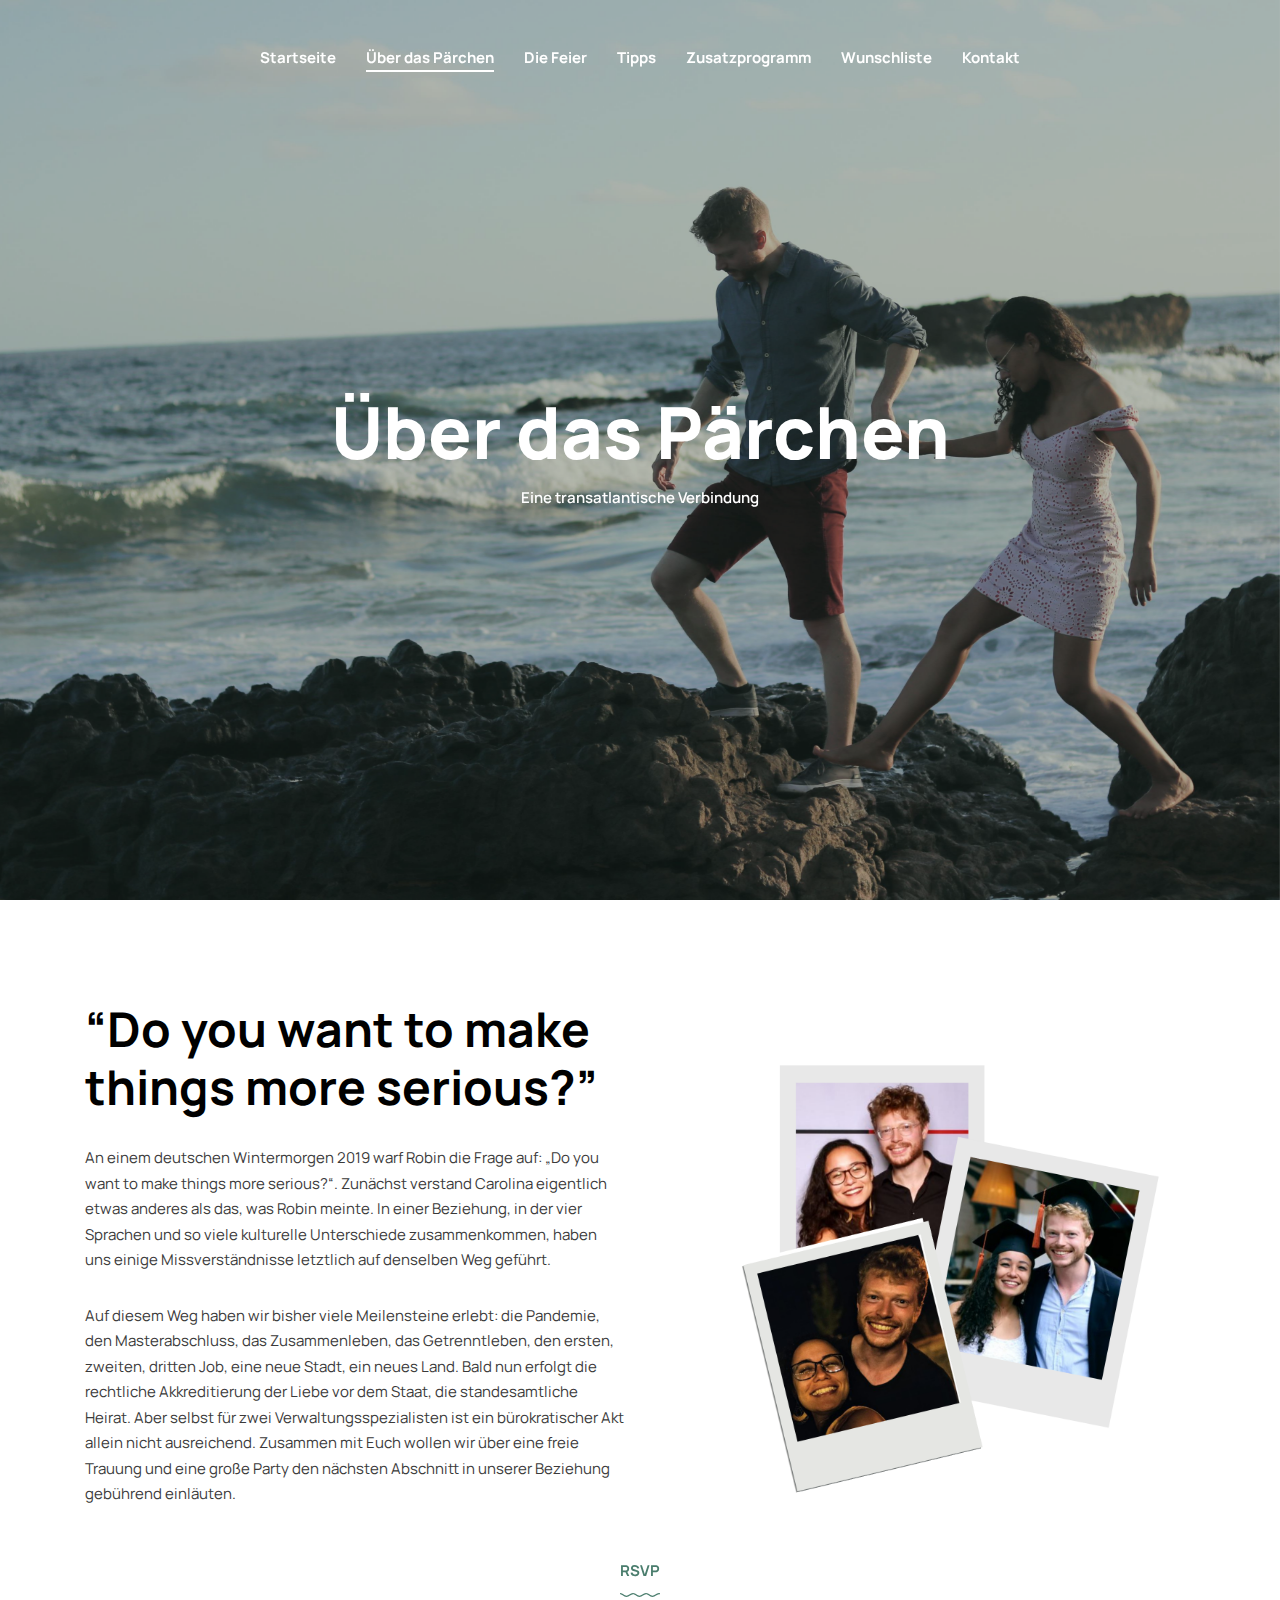
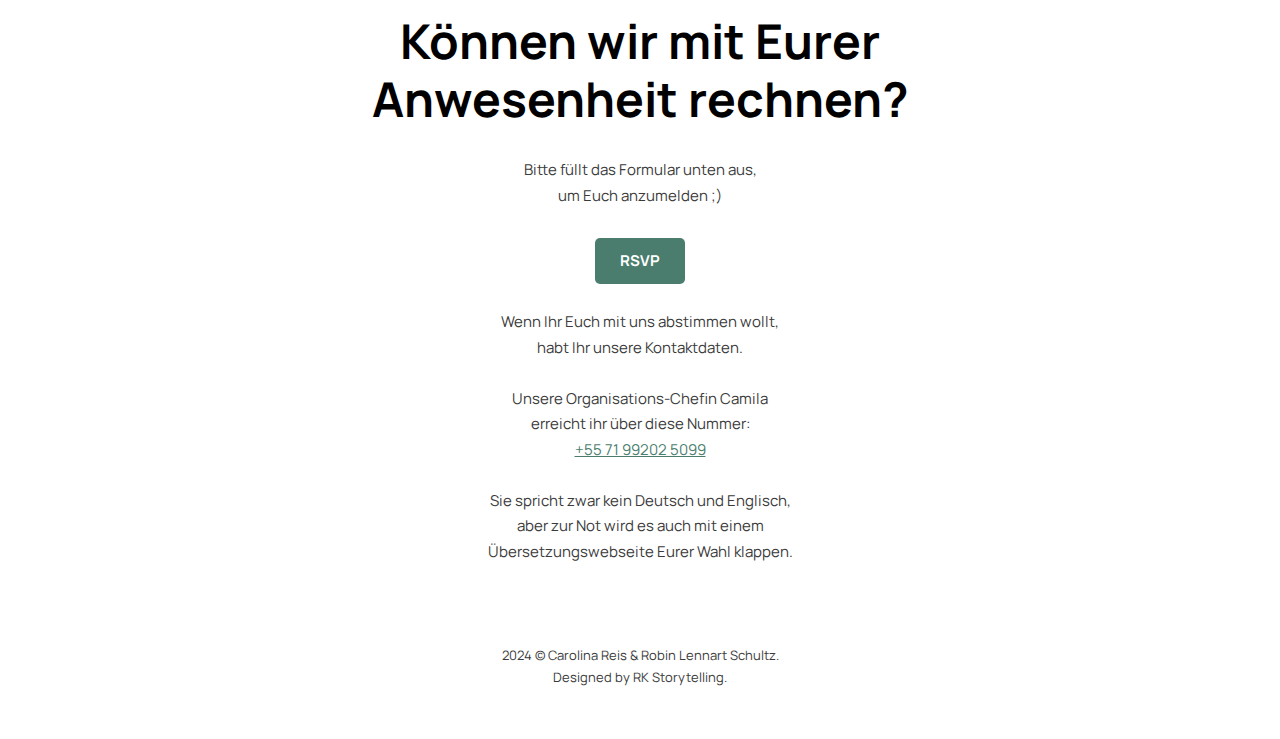
<file: 002_sobre nós_de.html>
<!DOCTYPE html>
<html lang="en-US">
	<head>
		<meta charset="UTF-8">
		<meta name="viewport" content="width=device-width, initial-scale=1.0">
		<title>Carolina & Robin - Sobre nós</title>
		<!-- Google Fonts -->
		<link rel="preconnect" href="https://fonts.googleapis.com">
		<link rel="preconnect" href="https://fonts.gstatic.com" crossorigin>
		<link href="https://fonts.googleapis.com/css2?family=Manrope:wght@400;500;600;700;800&display=swap" rel="stylesheet">
		<!-- Bootstrap CSS -->
		<link rel='stylesheet' id='bootstrap-css'  href='css/bootstrap/css/bootstrap.min.css' type='text/css' media='all' />
		<!-- Font Awesome Icons CSS -->
		<link rel='stylesheet' id='font-awesome'  href='css/fontawesome/css/font-awesome.min.css' type='text/css' media='all' />
		<!-- Main CSS File -->
		<link rel='stylesheet' id='tilia-style-css'  href='style.css' type='text/css' media='all' />
		<!-- favicons -->
		<link rel="icon" href="images/icons/favicon-32x32.png" sizes="32x32" />
		<link rel="icon" href="images/icons/favicon-192x192.png" sizes="192x192" />
		<link rel="apple-touch-icon-precomposed" href="images/icons/favicon-180x180.png" />
	</head>
	<body class="home">
		<div class="menu-mask">
			<!-- MOBILE MENU HOLDER -->
			<div class="container mobile-menu-holder">
				<div class="row">
					<div class="col-md-12">
						<button class="exit-mobile">
							<svg version="1.1" id="btn-menu-close" xmlns="http://www.w3.org/2000/svg" xmlns:xlink="http://www.w3.org/1999/xlink" x="0px" y="0px" viewBox="0 0 16 16" style="enable-background:new 0 0 16 16;" xml:space="preserve">
								<path d="M15.4,15.3l-0.1,0.1c-0.7,0.7-1.9,0.7-2.6,0L0.6,3.3c-0.7-0.7-0.7-1.9,0-2.6l0.1-0.1c0.7-0.7,1.9-0.7,2.6,0l12.1,12.1
									C16.2,13.4,16.2,14.6,15.4,15.3z"></path>
								<path d="M0.7,15.4l-0.1-0.1c-0.7-0.7-0.7-1.9,0-2.6L12.7,0.6c0.7-0.7,1.9-0.7,2.6,0l0.1,0.1c0.7,0.7,0.7,1.9,0,2.6L3.3,15.4
									C2.6,16.2,1.4,16.2,0.7,15.4z"></path>
							</svg>
						</button>
					</div>
				</div>
				<div class="row">
					<div class="col-lg-7">
						<!-- MOBILE MENU -->
						<ul class="menu-mobile">
							<li class="menu-item">
								<a href="001_index_de.html">Startseite</a>
								
							</li>
							<li class="menu-item current-menu-item">
								<a href="002_sobre nós_de.html">Über das Pärchen</a>
								
							</li>
							<li class="menu-item">
								<a href="003_celebração_de.html">Die Feier</a>
								
							</li>
							<li class="menu-item">
								<a href="004_dicas_de.html">Tipps</a>
								
							</li>
							<li class="menu-item">
								<a href="005_programação extra_de.html">Zusatzprogramm</a>
								
							</li>
							<li class="menu-item">
								<a href="006_lista de presentes_de.html">Wunschliste</a>
								
							</li>
							<li class="menu-item">
								<a href="007_contato_de.html">Kontakt</a>
								
							</li>
						</ul>
						<!-- /MOBILE MENU -->
					</div>
					<!-- /col-lg-7 -->
					<div class="col-lg-5">
						<div class="menu-contact">
							<div class="mobile-content">
								
							</div>
						</div>
					</div>
					<!-- /col-lg-5 -->
				</div>
				<!-- /row -->
			</div>
			<!-- /container -->
		</div>
		<!-- /MOBILE MENU HOLDER -->
		<!-- HEADER -->
		<header class="main-header header-5">
			<div class="container">
				<div class="top-header top-header-5">
					
					<!-- mobile menu button -->
					<div class="nav-button-holder nav-button-holder-5">
						<button type="button" class="nav-button">
							<svg version="1.1" id="btn-menu-open" xmlns="http://www.w3.org/2000/svg" xmlns:xlink="http://www.w3.org/1999/xlink" x="0px" y="0px" viewBox="0 0 16 16" style="enable-background:new 0 0 16 16;" xml:space="preserve">
								<g>
									<path d="M2,4L2,4C0.9,4,0,3.1,0,2v0c0-1.1,0.9-2,2-2h0c1.1,0,2,0.9,2,2v0C4,3.1,3.1,4,2,4z"></path>
									<path d="M8,4L8,4C6.9,4,6,3.1,6,2v0c0-1.1,0.9-2,2-2h0c1.1,0,2,0.9,2,2v0C10,3.1,9.1,4,8,4z"></path>
									<path d="M14,4L14,4c-1.1,0-2-0.9-2-2v0c0-1.1,0.9-2,2-2h0c1.1,0,2,0.9,2,2v0C16,3.1,15.1,4,14,4z"></path>
									<path d="M2,10L2,10c-1.1,0-2-0.9-2-2v0c0-1.1,0.9-2,2-2h0c1.1,0,2,0.9,2,2v0C4,9.1,3.1,10,2,10z"></path>
									<path d="M8,10L8,10c-1.1,0-2-0.9-2-2v0c0-1.1,0.9-2,2-2h0c1.1,0,2,0.9,2,2v0C10,9.1,9.1,10,8,10z"></path>
									<path d="M14,10L14,10c-1.1,0-2-0.9-2-2v0c0-1.1,0.9-2,2-2h0c1.1,0,2,0.9,2,2v0C16,9.1,15.1,10,14,10z"></path>
									<path d="M2,16L2,16c-1.1,0-2-0.9-2-2v0c0-1.1,0.9-2,2-2h0c1.1,0,2,0.9,2,2v0C4,15.1,3.1,16,2,16z"></path>
									<path d="M8,16L8,16c-1.1,0-2-0.9-2-2v0c0-1.1,0.9-2,2-2h0c1.1,0,2,0.9,2,2v0C10,15.1,9.1,16,8,16z"></path>
									<path d="M14,16L14,16c-1.1,0-2-0.9-2-2v0c0-1.1,0.9-2,2-2h0c1.1,0,2,0.9,2,2v0C16,15.1,15.1,16,14,16z"></path>
								</g>
							</svg>
						</button>
					</div>
					<!-- /mobile menu button -->
				</div>
				<!-- /top-header -->
				<div class="header-container5">
					<nav class="nav-holder nav-holder-5">
						<ul class="menu-nav">
							<li class="menu-item">
								<a href="001_index_de.html">Startseite</a>
								
							</li>
							<li class="menu-item current-menu-item">
								<a href="002_sobre nós_de.html">Über das Pärchen</a>
								
							</li>
							<li class="menu-item">
								<a href="003_celebração_de.html">Die Feier</a>
								
							</li>
							<li class="menu-item">
								<a href="004_dicas_de.html">Tipps</a>
								
							</li>
							<li class="menu-item">
								<a href="005_programação extra_de.html">Zusatzprogramm</a>
								
							</li>
							<li class="menu-item">
								<a href="006_lista de presentes_de.html">Wunschliste</a>
								
							</li>
							<li class="menu-item">
								<a href="007_contato_de.html">Kontakt</a>
								
							</li>
						</ul>
					</nav>
				</div>
			</div>
		</header>
		<!-- /HEADER -->
		<!-- TOP HEADER IMAGE -->
		<div class="top-single-bkg topsinglepage">
			<div class="topsingleimg"> <img src="images/crerls_sobrenós.jpg" alt="" width="1920" height="1080"></div>
			<div class="inner-desc">
				<div class="container">
					<h1 class="display-2 single-post-title">Über das Pärchen</h1>
					<span class="post-subtitle">Eine transatlantische Verbindung</span>
				</div>
			</div>
		</div>
		<!-- /TOP HEADER IMAGE -->
		<!-- WRAP CONTENT -->
		<div id="wrap-content" class="page-content page-holder custom-page-template page-full fullscreen-page clearfix">
			<!-- SECTION 1 -->
			<div id="aboutus-2-1" class="section-holder aboutus-2-1">
				<div class="container">
					<div class="row align-items-center">
						<div class="col-lg-6 order2">
							<h2 class="display-4 margin-b30">“Do you want to make things more serious?”</h2>
							<p>An einem deutschen Wintermorgen 2019 warf Robin die Frage auf: „Do you want to make things more serious?“. Zunächst verstand Carolina eigentlich etwas anderes als das, was Robin meinte. In einer Beziehung, in der vier Sprachen und so viele kulturelle Unterschiede zusammenkommen, haben uns einige Missverständnisse letztlich auf denselben Weg geführt.</p>
							<p>Auf diesem Weg haben wir bisher viele Meilensteine erlebt: die Pandemie, den Masterabschluss, das Zusammenleben, das Getrenntleben, den ersten, zweiten, dritten Job, eine neue Stadt, ein neues Land. Bald nun erfolgt die rechtliche Akkreditierung der Liebe vor dem Staat, die standesamtliche Heirat. Aber selbst für zwei Verwaltungsspezialisten ist ein bürokratischer Akt allein nicht ausreichend. Zusammen mit Euch wollen wir über eine freie Trauung und eine große Party den nächsten Abschnitt in unserer Beziehung gebührend einläuten.</p>
							<br><br>
						</div>
						<!-- /col-lg-6 -->
						<div class="col-lg-6 order1 margin-bm50">
							<div class="margin-l50">
								<img class="img-fluid radius10" src="images/crerls_sobrenós.png" alt=" " />
							</div>
						</div>
						<!-- /col-lg-6 -->
					</div>
					<!-- /row -->
				</div>
				<!-- /container -->
			</div>
			<!-- /SECTION 1 -->			
			<!-- SECTION 5 -->
			<div id="aboutus-2-5" class="section-holder aboutus-2-5">
				<div class="container">
					<div class="row">
						<div class="col-lg-12">
							<div class="padding-lr200 alignc">
								<div class="el-smalltitle">RSVP</div>
							<h2 class="display-4 margin-b30">Können wir mit Eurer Anwesenheit rechnen?</h2>
							<p>Bitte füllt das Formular unten aus, 
							<br>um Euch anzumelden ;)</p>
							<a href="https://forms.office.com/r/er5kuqPQqU" class="read-more margin-t30">RSVP</a>
							<br><br>Wenn Ihr Euch mit uns abstimmen wollt, 
							<br>habt Ihr unsere Kontaktdaten. 
							<br><br>Unsere Organisations-Chefin Camila 
							<br>erreicht ihr über diese Nummer: 
							<br><a href=https://wa.me/557192025099><u>+55 71 99202 5099</u></a>
							<br><br>Sie spricht zwar kein Deutsch und Englisch, 
							<br>aber zur Not wird es auch mit einem 
							<br>Übersetzungswebseite Eurer Wahl klappen.
							</div>
						</div>
						<!-- /col-lg-12 -->
					</div>
					<!-- /row -->
				</div>
				<!-- /container -->
			</div>
			<!-- /SECTION 5 -->		
		</div>
		<!-- /WRAP CONTENT -->
		<!-- FOOTER -->
		
		<footer>
			<div class="container">
					<div class="row">
						<div class="col-lg-3 col-sm-6">
							<div class="foo-block">
								<div class="widget_text widget widget-footer">
									
								</div>
							</div>
						</div>
					</div>
				</div>
				<div class="copyright">
					<div class="footer-copy"> <span class="footer-year">2024</span> &copy; Carolina Reis & Robin Lennart Schultz. <br>Designed by RK Storytelling.</div>
				</div>
			</div>
		</footer>
		<!-- /FOOTER -->
		<div class="scrollup">
			<a class="scrolltop" href="#">
			<i class="fa fa-chevron-up"></i>
			</a>
		</div>
		<!-- JS --> 
		<script src='js/jquery.js'></script>
		<script src='js/jquery-migrate.min.js'></script>
		<script src='css/bootstrap/js/popper.min.js'></script>
		<script src='css/bootstrap/js/bootstrap.min.js'></script>
		<script src='js/jquery.easing.min.js'></script>
		<script src='js/swiper.js'></script>
		<script src='js/isotope.js'></script>
		<script src='js/simple-lightbox.js'></script>
		<!-- MAIN JS -->
		<script src='js/init.js'></script>
	</body>
</html>
</file>
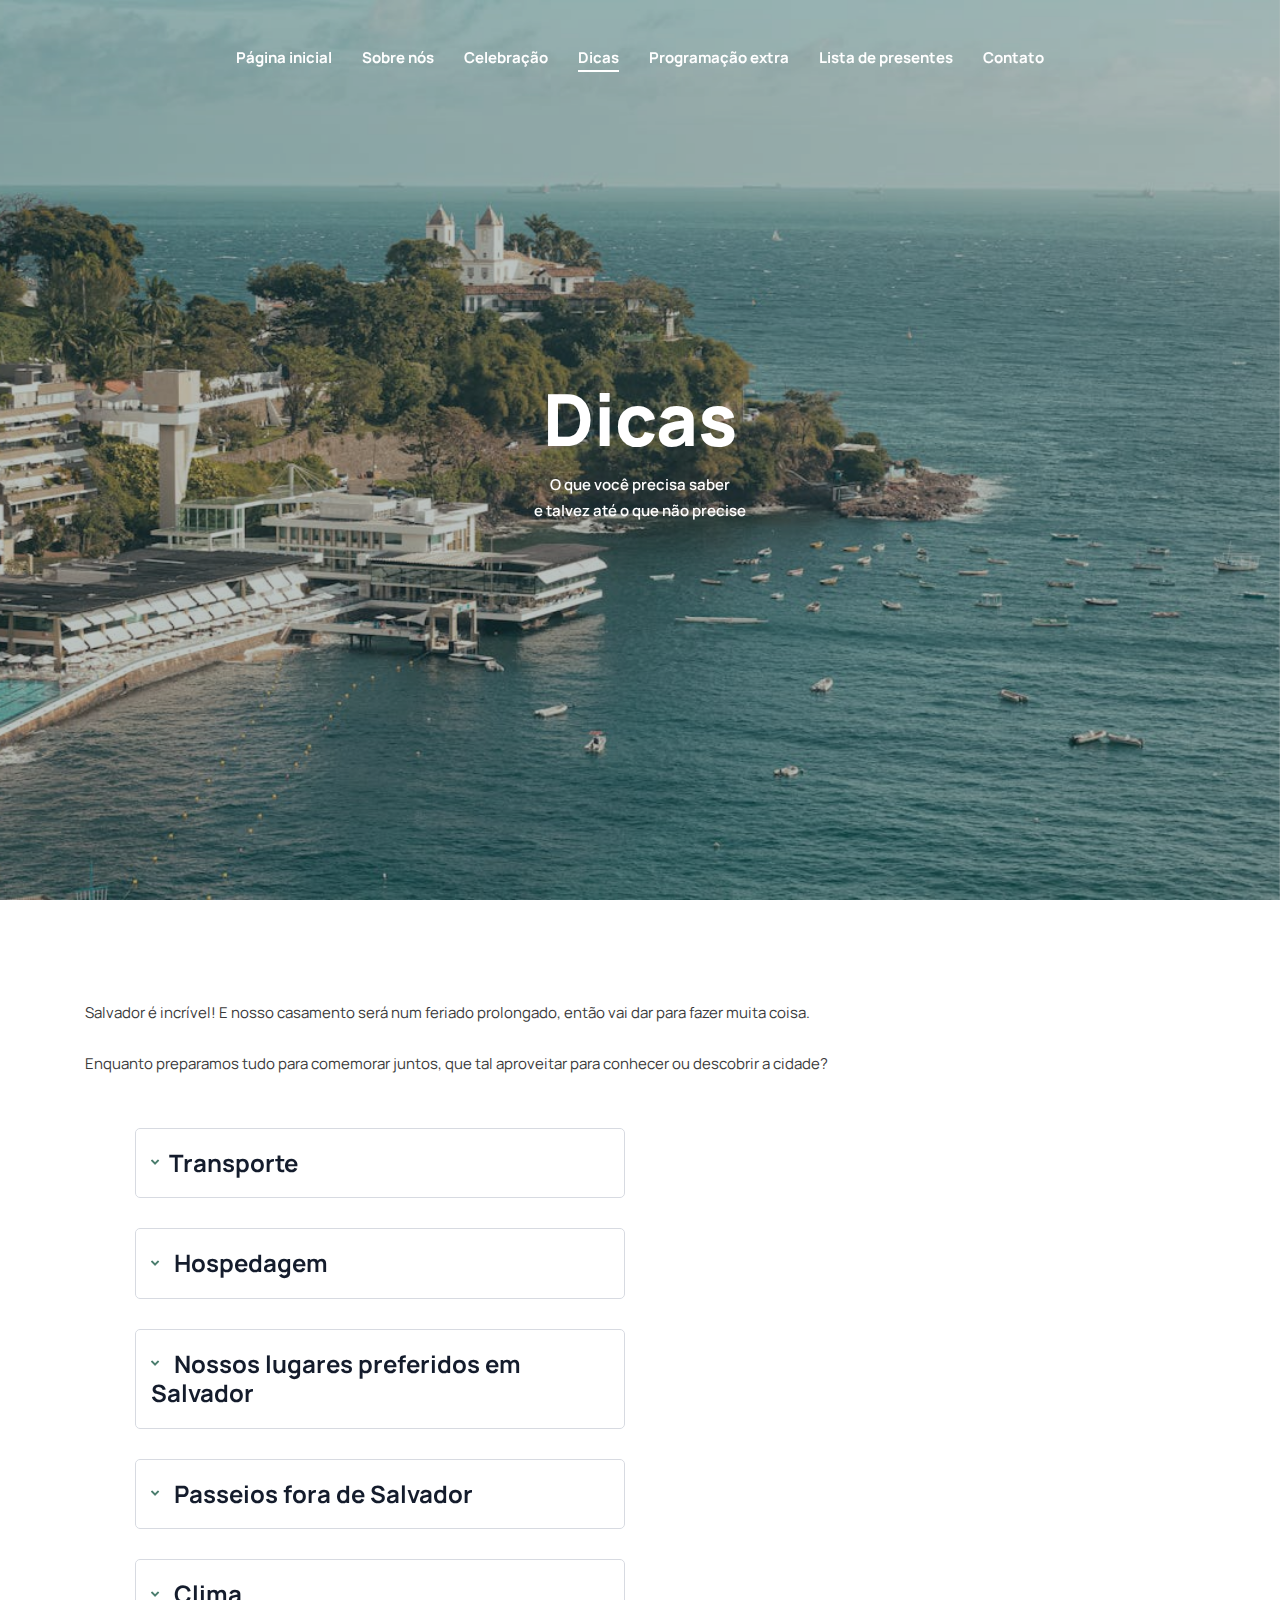
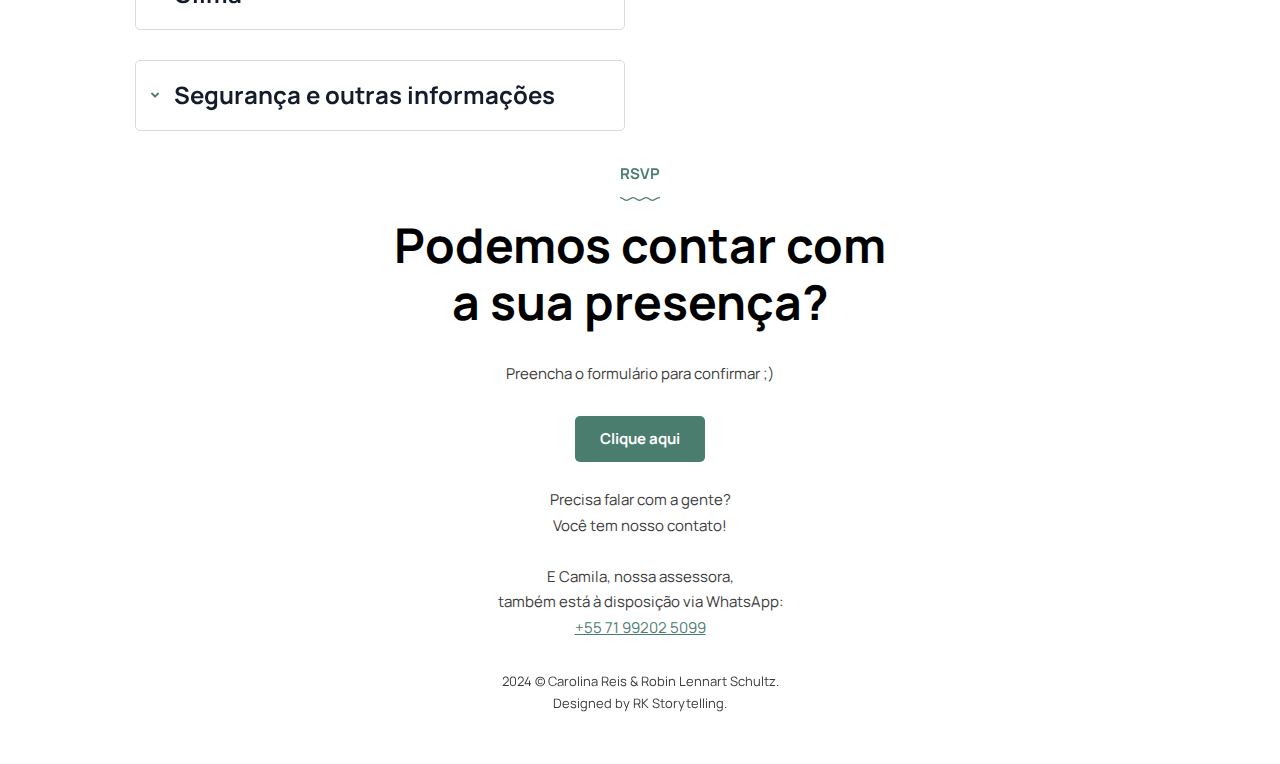
<file: 004_dicas.html>
<!DOCTYPE html>
<html lang="en-US">
	<head>
		<meta charset="UTF-8">
		<meta name="viewport" content="width=device-width, initial-scale=1.0">
		<title>Carolina & Robin - Dicas</title>
		<!-- Google Fonts -->
		<link rel="preconnect" href="https://fonts.googleapis.com">
		<link rel="preconnect" href="https://fonts.gstatic.com" crossorigin>
		<link href="https://fonts.googleapis.com/css2?family=Manrope:wght@400;500;600;700;800&display=swap" rel="stylesheet">
		<!-- Bootstrap CSS -->
		<link rel='stylesheet' id='bootstrap-css'  href='css/bootstrap/css/bootstrap.min.css' type='text/css' media='all' />
		<!-- Font Awesome Icons CSS -->
		<link rel='stylesheet' id='font-awesome'  href='css/fontawesome/css/font-awesome.min.css' type='text/css' media='all' />
		<!-- Main CSS File -->
		<link rel='stylesheet' id='tilia-style-css'  href='style.css' type='text/css' media='all' />
		<!-- favicons -->
		<link rel="icon" href="images/icons/favicon-32x32.png" sizes="32x32" />
		<link rel="icon" href="images/icons/favicon-192x192.png" sizes="192x192" />
		<link rel="apple-touch-icon-precomposed" href="images/icons/favicon-180x180.png" />
	</head>
	<body class="home">
		<div class="menu-mask">
			<!-- MOBILE MENU HOLDER -->
			<div class="container mobile-menu-holder">
				<div class="row">
					<div class="col-md-12">
						<button class="exit-mobile">
							<svg version="1.1" id="btn-menu-close" xmlns="http://www.w3.org/2000/svg" xmlns:xlink="http://www.w3.org/1999/xlink" x="0px" y="0px" viewBox="0 0 16 16" style="enable-background:new 0 0 16 16;" xml:space="preserve">
								<path d="M15.4,15.3l-0.1,0.1c-0.7,0.7-1.9,0.7-2.6,0L0.6,3.3c-0.7-0.7-0.7-1.9,0-2.6l0.1-0.1c0.7-0.7,1.9-0.7,2.6,0l12.1,12.1
									C16.2,13.4,16.2,14.6,15.4,15.3z"></path>
								<path d="M0.7,15.4l-0.1-0.1c-0.7-0.7-0.7-1.9,0-2.6L12.7,0.6c0.7-0.7,1.9-0.7,2.6,0l0.1,0.1c0.7,0.7,0.7,1.9,0,2.6L3.3,15.4
									C2.6,16.2,1.4,16.2,0.7,15.4z"></path>
							</svg>
						</button>
					</div>
				</div>
				<div class="row">
					<div class="col-lg-7">
						<!-- MOBILE MENU -->
						<ul class="menu-mobile">
							<li class="menu-item">
								<a href="001_index.html">Página inicial</a>
								
							</li>
							<li class="menu-item">
								<a href="002_sobre nós.html">Sobre nós</a>
								
							</li>
							<li class="menu-item">
								<a href="003_celebração.html">Celebração</a>
								
							</li>
							<li class="menu-item current-menu-item">
								<a href="004_dicas.html">Dicas</a>
								
							</li>
							<li class="menu-item">
								<a href="005_programação extra.html">Programação extra</a>
								
							</li>
							<li class="menu-item">
								<a href="006_lista de presentes.html">Lista de presentes</a>
								
							</li>
							<li class="menu-item">
								<a href="007_contato.html">Contato</a>
								
							</li>
						</ul>
						<!-- /MOBILE MENU -->
					</div>
					<!-- /col-lg-7 -->
					<div class="col-lg-5">
						<div class="menu-contact">
							
						</div>
					</div>
					<!-- /col-lg-5 -->
				</div>
				<!-- /row -->
			</div>
			<!-- /container -->
		</div>
		<!-- /MOBILE MENU HOLDER -->
		<!-- HEADER -->
		<header class="main-header header-5">
			<div class="container">
				<div class="top-header top-header-5">
					
					<!-- mobile menu button -->
					<div class="nav-button-holder nav-button-holder-5">
						<button type="button" class="nav-button">
							<svg version="1.1" id="btn-menu-open" xmlns="http://www.w3.org/2000/svg" xmlns:xlink="http://www.w3.org/1999/xlink" x="0px" y="0px" viewBox="0 0 16 16" style="enable-background:new 0 0 16 16;" xml:space="preserve">
								<g>
									<path d="M2,4L2,4C0.9,4,0,3.1,0,2v0c0-1.1,0.9-2,2-2h0c1.1,0,2,0.9,2,2v0C4,3.1,3.1,4,2,4z"></path>
									<path d="M8,4L8,4C6.9,4,6,3.1,6,2v0c0-1.1,0.9-2,2-2h0c1.1,0,2,0.9,2,2v0C10,3.1,9.1,4,8,4z"></path>
									<path d="M14,4L14,4c-1.1,0-2-0.9-2-2v0c0-1.1,0.9-2,2-2h0c1.1,0,2,0.9,2,2v0C16,3.1,15.1,4,14,4z"></path>
									<path d="M2,10L2,10c-1.1,0-2-0.9-2-2v0c0-1.1,0.9-2,2-2h0c1.1,0,2,0.9,2,2v0C4,9.1,3.1,10,2,10z"></path>
									<path d="M8,10L8,10c-1.1,0-2-0.9-2-2v0c0-1.1,0.9-2,2-2h0c1.1,0,2,0.9,2,2v0C10,9.1,9.1,10,8,10z"></path>
									<path d="M14,10L14,10c-1.1,0-2-0.9-2-2v0c0-1.1,0.9-2,2-2h0c1.1,0,2,0.9,2,2v0C16,9.1,15.1,10,14,10z"></path>
									<path d="M2,16L2,16c-1.1,0-2-0.9-2-2v0c0-1.1,0.9-2,2-2h0c1.1,0,2,0.9,2,2v0C4,15.1,3.1,16,2,16z"></path>
									<path d="M8,16L8,16c-1.1,0-2-0.9-2-2v0c0-1.1,0.9-2,2-2h0c1.1,0,2,0.9,2,2v0C10,15.1,9.1,16,8,16z"></path>
									<path d="M14,16L14,16c-1.1,0-2-0.9-2-2v0c0-1.1,0.9-2,2-2h0c1.1,0,2,0.9,2,2v0C16,15.1,15.1,16,14,16z"></path>
								</g>
							</svg>
						</button>
					</div>
					<!-- /mobile menu button -->
				</div>
				<!-- /top-header -->
				<div class="header-container5">
					<nav class="nav-holder nav-holder-5">
						<ul class="menu-nav">
							<li class="menu-item">
								<a href="001_index.html">Página inicial</a>
								
							</li>
							<li class="menu-item">
								<a href="002_sobre nós.html">Sobre nós</a>
								
							</li>
							<li class="menu-item">
								<a href="003_celebração.html">Celebração</a>
								
							</li>
							<li class="menu-item current-menu-item">
								<a href="004_dicas.html">Dicas</a>
								
							</li>
							<li class="menu-item">
								<a href="005_programação extra.html">Programação extra</a>
								
							</li>
							<li class="menu-item">
								<a href="006_lista de presentes.html">Lista de presentes</a>
								
							</li>
							<li class="menu-item">
								<a href="007_contato.html">Contato</a>
								
							</li>
						</ul>
					</nav>
				</div>
			</div>
		</header>
		<!-- /HEADER -->
		<!-- TOP HEADER IMAGE -->
		<div class="top-single-bkg topsinglepage">
			<div class="topsingleimg"> <img src="images/crerls_dicas_foto de lucas andrade.jpeg" alt="" width="1920" height="1080"></div>
			<div class="inner-desc">
				<div class="container">
					<h1 class="display-2 single-post-title">Dicas</h1>
					<span class="post-subtitle">O que você precisa saber <br>e talvez até o que não precise</span>
				</div>
			</div>
		</div>
		<!-- /TOP HEADER IMAGE -->
		<!-- WRAP CONTENT -->
		<div id="wrap-content" class="page-content page-holder custom-page-template page-full fullscreen-page clearfix">
			<!-- SECTION 1 -->
			<div id="faqpage-1" class="section-holder faqpage-1">
				<div class="container">
					<div class="row align-items-center">
						
                    <p>Salvador é incrível! E nosso casamento será num feriado prolongado, então vai dar para fazer muita coisa. <br><br>Enquanto preparamos tudo para comemorar juntos, que tal aproveitar para conhecer ou descobrir a cidade?<br><br><br></p>

						<!-- /col-lg-6 -->
						<div class="col-lg-6">
							<div class="margin-l50">
								<ul class="faq-list">
									<li>
										<div class="faq-title"><a href="#faq1">Transporte</a>
										</div>
										<div id="faq1" class="faq-section">
											<p>O local de realização da festa fica em Jauá, que faz parte de uma cidade da <b>Região Metropolitana de Salvador</b>. Então, a melhor forma de chegar lá é através de Salvador.</p>
											<p>Para chegar a Salvador por via aérea, o aeroporto mais próximo é o da cidade: <b>Aeroporto Internacional de Salvador Deputado Luís Eduardo Magalhães</b> - que, na verdade, <a href=https://pt.wikipedia.org/wiki/Aeroporto_Internacional_de_Salvador><u>deveria se chamar Dois de Julho</u></a>. O código do aeroporto é <b>SSA</b>.</p>
											<p>Para mais informações, você pode acessar o <a href=https://www.salvador-airport.com.br/pt-br><u>site do aeroporto</u></a>. Por favor, não voem para El Salvador. 🤭</p>
											<p>Para chegar por via terrestre, diversas linhas de <b>ônibus intermunicipais e interestaduais</b> estão disponíveis. Você pode conferir as possibilidades aqui: <a href=https://www.clickbus.com.br><u>www.clickbus.com.br</u></a>. Chegar de <b>carro ou moto</b> também é possível. A principal via de acesso é a rodovia federal <b>BR-324</b>.</p>
											<p>Dentro de Salvador e região metropolitana, é possível se deslocar:
												<br><br>1) <b>via transporte público</b>, cujos modais podem ser integrados através de um cartão.
												<br>• ônibus municipal, com passagem a R$5,20. O melhor aplicativo para conferir horários e linhas é o <a href=https://www.cittamobi.com.br><u>CittaMobi</u></a>;
												<br>• metrô, com passagem a R$4,10. Horários e linhas estão disponíveis no site da operadora, <a href=https://www.ccrmetrobahia.com.br><u>CCR Metrô</u></a>. 
												<br><br>2) <b>via aplicativo de carros</b>. São duas as opções, a <a href=https://www.uber.com><u>Uber</u></a> e a <a href=https://99app.com/passageiro><u>99</u></a>.
												<br><br>3) <b>via taxi</b>. Recomendo a <a href=https://elittetaxi.com.br><u>Elitte Táxi</u></a> se for solicitado com antecedência. Lembre-se sempre de pedir ao motorista para ligar o taxímetro; valores e outras informações estão disponíveis <a href=https://mobilidade.salvador.ba.gov.br/regra-dos-taxis-em-salvador><u>aqui</u></a>.
												<br><br>4) <b>via bicicleta para distâncias curtas</b>. O <a href=https://bikeitau.com.br/salvador><u>Itaú Bike</u></a> aluga bicicletas e tem algumas estações espalhadas pela cidade.</p>
										</div>
									</li>
									<li>
										<div class="faq-title"><a href="#faq2">
											Hospedagem</a>
										</div>
										<div id="faq2" class="faq-section">
											<p>Alguns dias antes da data do casamento, a gente vai organizar algumas atividades com os convidados — não sabia? <a href="005_programação extra.html"><u>Confere aqui!</u></a> —, então fica mais fácil se todo mundo se hospedar mais ou menos na mesma região. Por isso, se você vai chegar com antecedência e quiser ficar por <b>Salvador</b>, aí vão nossas dicas.
											<br><br>Para quem <b>curte praia</b>, a melhor opção é a <b>Barra</b>. É o bairro mais clássico para se hospedar em Salvador. Fica próximo à praia mais frequentada da cidade, com ondas calmas e água quentes, o Porto da Barra. Tem outras atrações turísticas, como museus e mercados, mas a vida noturna não é das mais fortes.
										    <br><br>Já quem gosta de <b>história e museus</b>, recomendamos o <b>Pelourinho</b>. Esse é o centro histórico da cidade, onde a rua é tomada pelas bandas de percussão e pelos capoeiristas, enquanto <a href=https://www.youtube.com/watch?v=QNJL6nfu__Q><u>Michael Jackson</u></a> observa tudo da sacada de um sobrado. Durante o dia, o bairro é muito movimentado. À noite, o movimento é maior aos fins de semana.
										    <br><br>Chegou a vez de quem curte <b>vida noturna e praia</b>: o <b>Rio Vermelho</b>! Um bom resumo do bairro é: de dia sol e areia, de noite cervejinha e acarajé. Dá pra esticar a noite pra quase todo tipo de evento e fica no centro da cidade, sem ser distante de qualquer outro bairro que você queira ir.
										    <br><br>E se você quer o <b>movimento das ondas</b> e o <b>movimento das ruas</b>, o <b>Santo Antônio além do Carmo</b> te convida! Com vista pro mar, ruas charmosas e coloridas, é o novo queridinho da cidade. Durante o dia, é tranquilo e tem cara de cidade interiorana. À noite, se agita com vários restaurantes e bares.
										    <br><br>Além disso, <b>indicamos três hotéis</b> (sim, visitamos todos para poder recomendar!). Se você tiver interesse em se hospedar em algum deles, nos avise. A depender da quantidade de pessoas interessadas, dá pra tentar um desconto. 😉
											<br><br>• O <a href=https://linktr.ee/hotelbahiadosol><u>Hotel Bahia do Sol</u></a>, muito tradicional, fica na Vitória e possui bons quartos e serviços;
											<br>• A <a href=https://www.instagram.com/pousadacasadavitoria_ba><u>Casa da Vitória</u></a>, na Vitória, uma pousada-boutique, com poucos quartos e bem aconchegante;
											<br>• O <a href=https://linktr.ee/nomadssalvador><u>Nomads Hostel</u></a>, uma casa antiga na Barra com muito verde e espaços de convivência.
                                            <br><br>Mas se você vier só para o casamento ou quiser se hospedar diretamente em <b>Jauá</b>, as opções são:
											<br><br>• O hotel <a href=https://www.galeaopirata.com.br><u>Galeão Pirata</u></a>, à beira-mar e na mesma rua do local do casamento;
											<br>• O hotel <a href=https://www.instagram.com/hotellagoaemar><u>Lagoa e Mar</u></a>, cerca de 6 minutos a pé do local do casamento;
											<br>• As casas vizinhas ao local do casamento. Se você tiver interesse em dividir uma das casas com outros convidados, nos avise e podemos organizar.
											<br><br>Para ficar mais fácil: <a href=https://www.google.com/maps/d/edit?mid=1HZAmSZPm6krC92pn-ScNPS4SIOidEBw&usp=sharing><u>link para mapa com todos os locais listados</u></a>.    
										    </p>
										</div>
									</li>
									<li>
										<div class="faq-title"><a href="#faq3">
											Nossos lugares preferidos em Salvador</a>
										</div>
										<div id="faq3" class="faq-section">
											<p>Salvador é o lugar favorito de Carol no mundo. Para Robin, o gostar vem sendo construído todos os dias. Independentemente da relação que se tenha com a cidade, por aqui há sempre algo novo para se descobrir. Então prepare as canelas e abra sua mente, porque há muito pra ver e sentir.
											<br><br>O <b>bairro</b> preferido de Carol é a <a href=https://pt.wikipedia.org/wiki/Vit%C3%B3ria_(Salvador)><u>Vitória</u></a>. Não por causa do Goethe Institut, onde ela aprendeu alemão, o que abriu o caminho para conhecer Robin. Também não é por causa dos museus, do cinema, dos cafés ou porque fica perto de tudo que é bom na cidade. É por ser a rua mais arborizada de Salvador! Já Robin prefere a <a href=https://pt.wikipedia.org/wiki/Barra_(Salvador)><u>Barra</u></a>. Tranquilo, agradável, bonito, o bairro oferece várias opções para passear, comer, adquirir conhecimento e se divertir. E ainda tem a praia mais frequentada de Salvador, o Porto da Barra. No coração de Carol e Robin ainda cabe o <a href=https://pt.wikipedia.org/wiki/Santo_Ant%C3%B4nio_(Salvador)><u>Santo Antônio Além do Carmo</u></a>, com suas casas charmosas, restaurantes e espaços alternativos com vista pro mar e ruas movimentadas com cara de interior.
											<br><br>E por falar em mar, Robin, que nem é tão fã de <b>praia</b> assim, tem uma para indicar: o <a href=https://pt.wikipedia.org/wiki/Praia_do_Porto_da_Barra><u>Porto da Barra</u></a>, onde ele pratica canoagem. Por coincidência, também é a praia preferida de Carol, mas ela não se arrisca a passar da área onde ficam os barquinhos. Outra opção fica na esquina de nossa casa. A <a href=https://www.correio24horas.com.br/salvador/fora-da-rota-a-praia-de-pedras-da-gamboa-e-o-restaurante-de-dona-suzana-0119><u>Praia da Gamboa</u></a> tem entrada pelo Museu de Arte Moderna e tem uns restaurantes à beira-mar com bom preço e boa comida.
											<br><br>Alguém disse “<b>comida</b>”? Que tal ir ao <a href=https://maps.app.goo.gl/z8cVsGHFhCcAmzb46><u>Cantinho da Jô</u></a> ou à <a href=https://maps.app.goo.gl/dzFe5gAR7e1a9ta4A><u>Casa de Tereza</u></a> provar uma boa moqueca? Outra opção para comidas típicas é o <a href=https://maps.app.goo.gl/UhCrZ1kMduwKoYgp8><u>Recôncavo Culinária</u></a>. Para sair um pouco das comidas tradicionais, o <a href=https://maps.app.goo.gl/crHsbvvJeFeoBTAx5><u>Cöa</u></a> oferece um cardápio contemporâneo num ambiente agradável. Quando a gente quer comer <b>vegetariano ou vegano</b>, vamos ao <a href=https://maps.app.goo.gl/UbvaM5D6QCHiYBLd6><u>Ramma</u></a>, ao <a href=https://maps.app.goo.gl/P3uxhyacaYgtT6fp7><u>Health Valley</u></a>, à <a href=https://maps.app.goo.gl/XbbBiRMEJZyF1aGD7><u>Casa Castanho</u></a> ou ao <a href=https://maps.app.goo.gl/fkvKC5hZwqFeuK7v7><u>Puro Saudável</u></a>. Se bem que, ao lado do Puro, tem o <a href=https://maps.app.goo.gl/Lc4v3Hfc2DSJFHbc7><u>Café Cardamomo</u></a>… e aí já não é tão saudável assim. 😅E por falar em <b>café</b>, o <a href=https://maps.app.goo.gl/QFjpj4JdYxxBaca26><u>Latitude 13</u></a> tem uma comida deliciosa com um café quentinho vindo lá da Chapada Diamantina. Além dele, o <a href=https://maps.app.goo.gl/25eUcbebYEraGfcr7><u>Café Fausto</u></a> é refúgio para Robin só por ter comida alemã no cardápio, ainda que ele nunca peça. E se você não quiser café, mas sim uns bons <b>coquetéis</b>, o <a href=https://maps.app.goo.gl/xv7xhoKToqX96wDw8><u>Larri Bistrô</u></a> é o lugar, porque ainda entrega uma vista espetacular do pôr do sol! Para uma <b>cerveja</b> gelada no precinho, o <a href=https://maps.app.goo.gl/vDheR9ayn7f99SvCA><u>Bar das Putas</u></a>. Se bar pé-sujo não for a sua praia ou você quiser algo mais elaborado para comer enquanto toma uma, a gente recomenda o <a href=https://maps.app.goo.gl/dcjWUA3oHXMhaZKU9><u>Quintal</u></a>, o <a href=https://maps.app.goo.gl/YrvPeahifVczCLAA6><u>Velho Espanha</u></a> e os bares do <a href=https://maps.app.goo.gl/TXR16CPv5kLu54qB6><u>Largo da Saúde</u></a>.
											<br><br>E a gente não tem só (dica de) comida, a gente tem diversão e arte também! Para quem se diverte sendo rato de <b>academia</b>, como Robin, ele fez um favor: experimentou todas as da região e tem um veredito, a <a href=https://www.bluefit.com.br><u>Blue Fit</u></a>. Carol discorda, mas não tem muita propriedade para opinar, porque nem de academia ela gosta.😇
											<br><br>Se sua viagem é conhecer <b>museus</b>, Carol tem o caminho das pedras. Comece pela <a href=https://secult.salvador.ba.gov.br/cidade-da-musica-da-bahia><u>Cidade da Música</u></a>. Aqui você precisa de pelo menos uma tarde inteira para ouvir toda a diversidade musical de Salvador, cantar no karaokê e participar da oficina de percussão. Logo ao lado da Cidade da Música tem a <a href=https://casadashistoriasdesalvador.com.br><u>Casa das Histórias de Salvador</u></a>, que conta sobre a formação geográfica da cidade. Já dá pra combinar as duas! E aí é só pegar o Elevador Lacerda e ir direto para a <a href=https://secult.salvador.ba.gov.br/casa-do-carnaval-da-bahia><u>Casa do Carnaval</u></a>, que é menor, mas também muito rica no acervo e na vista maravilhosa do terraço. E para combinar cultura, arte e tranquilidade, o endereço é a <a href=https://secult.salvador.ba.gov.br/memorial-a-casa-do-rio-vermelho-jorge-amado-e-zelia-gattai><u>Casa de Jorge Amado no Rio Vermelho</u></a>, onde o autor mais famoso da Bahia viveu por muito tempo.
											<br><br>Para quem precisar <b>trabalhar</b> durante a estadia (é, não tá fácil pra ninguém), <a href=https://www.acasacoworking.com.br><u>A Casa</u></a> é um escritório compartilhado bem equipado que oferece horas avulsas. Mas se você só precisar de um espacinho para responder uns e-mails e não quer pagar por isso, o <a href=https://www.goethe.de/ins/br/pt/sta/sal/bib.html><u>Goethe Institut</u></a> tem o KreativLab com espaços individuais de trabalho.
											<br><br>De resto, aqui vai um roteirinho do que mais fazer, ver e descobrir em Salvador: 
											<br><br><iframe src="https://www.google.com/maps/d/u/0/embed?mid=1HZAmSZPm6krC92pn-ScNPS4SIOidEBw&ehbc=2E312F" width="640" height="480"></iframe>	
											</p>
										</div>
									</li>
									<li>
										<div class="faq-title"><a href="#faq4">
											Passeios fora de Salvador</a>
										</div>
										<div id="faq4" class="faq-section">
											<p>Se Salvador é tão fantástica, imagina a Bahia toda? Pertinho da cidade tem lugares com <b>praias paradisíacas</b>: a ilha de <a href=https://pt.wikipedia.org/wiki/Morro_de_S%C3%A3o_Paulo><u>Morro de São Paulo</u></a>, a de <a href=https://pt.wikipedia.org/wiki/Ilha_de_Boipeba><u>Boipeba</u></a> e a península de <a href=https://barragrande.net><u>Barra Grande</u></a>. Para chegar nelas, é necessário ir de barco e não recomendamos as viagens bate-e-volta, porque são cansativas e não te dão o tempo necessário para aproveitar.
											<br><br>Se você não está com muito tempo, mas quer conhecer outras praias além das de Salvador, há passeios de barco de um dia só para as ilhas mais próximas, como <a href=https://pt.wikipedia.org/wiki/Ilha_de_Itaparica><u>Itaparica</u></a> e a <a href=https://pt.wikipedia.org/wiki/Ilha_dos_Frades><u>dos Frades</u></a> — e essa é uma das possíveis atividades da nossa programação extra. 
											<br><br>Caso você ame o mar, mas não curta viajar de barco, recomendamos <a href=https://www.google.com/maps/place/Arembepe+-+Abrantes,+Cama%C3%A7ari+-+Bahia/@-12.7670642,-38.1802926,15z/data=!3m1!4b1!4m6!3m5!1s0x7164665a9166fb7:0xbfaf0124bcb2a95c!8m2!3d-12.7668626!4d-38.1875198!16s%2Fg%2F120lwk1r?entry=ttu&g_ep=EgoyMDI0MDkyNS4wIKXMDSoASAFQAw%3D%3D><u>Arembepe</u></a>. Dá pra chegar por terra e, além das praias, tem uma comunidade hippie que já foi casa de Janis Joplin e dos Rolling Stones. Robin esteve por lá e aproveitou para tomar café na Pousada Alfazema, que ele recomenda (café da manhã com reserva).
											<br><br>Um pouco distante de Salvador, mas com uma conexão terrestre boa, fica a <a href=https://pt.wikipedia.org/wiki/Chapada_Diamantina><u>Chapada Diamantina</u></a> com cachoeiras e trilhas incríveis. Na teoria, a cidade de Irecê, onde Carol nasceu e cresceu, faz parte deste território, mas há controvérsias… De qualquer maneira, o mais bonito de se ver por lá fica nas cidades de Lençóis, Mucugê, Piatã e Palmeiras/Capão.	
											</p>
										</div>
									</li>
									<li>
										<div class="faq-title"><a href="#faq5">
											Clima</a>
										</div>
										<div id="faq5" class="faq-section">
											<p>Salvador tem um clima bastante <b>tropical</b>: temperaturas que não variam muito, ficando entre amenas e quentes. Em abril, as temperaturas costumam ficar entre 30 e 24º e é um mês mais <b>chuvoso</b>. Portanto, estar preparado para sol, vento e chuva é importante - mas vamos torcer para o dia 19/04/2025 estar tão radiante quanto nossa expectativa. Trazer blusas de frio pode ser importante, porque aparelho de <b>ar-condicionado</b> é um item adorado e utilizado ao máximo pelas bandas de cá.</p>
										</div>
									</li>
									<li>
										<div class="faq-title"><a href="#faq5">
											Segurança e outras informações</a>
										</div>
										<div id="faq5" class="faq-section">
											<p>Em Salvador, há 4 operadoras de celular que funcionam bem e oferecem <b>internet móvel</b>: Vivo, Claro, Tim e Oi. Para ter acesso a um chip, é necessário ter um número de CPF para cadastrar. Já a <b>internet fixa</b> está disponível praticamente em qualquer estabelecimento e algumas ruas ou praças oferecem WiFi gratuito.
											<br><br>Sobre a <b>alimentação</b>, cuidado com pimenta e óleo de dendê, dois ingredientes típicos da culinária de Salvador e região. Se você não for acostumado, pode causar desde idas mais frequentes ao banheiro até desarranjo intestinal mesmo. Outras comidas típicas levam camarão na composição, ainda que não estejam visíveis. Por isso, se você tiver alguma alergia, melhor perguntar antes. Água de beber só filtrada, fervida ou mineral.
											<br><br>Em relação à <b>saúde</b>, medicamentos e atendimento médico, em situações de baixa gravidade, é possível conseguir auxílio diretamente em farmácias, que estão espalhadas por toda a cidade. Para casos mais complexos,recomendamos sempre ir à unidade de saúde mais próxima - mas esperamos que você não precise! Só confira se o hospital ou posto de saúde é público e privado. Na rede pública, qualquer pessoa tem direito a ser atendida. Na privada, apenas através de planos ou seguros-saúde ou pagamento direto.
											<br><br>Quanto à <b>segurança pública</b>, Salvador infelizmente não é a cidade mais segura do mundo. A dica é saber aonde ir, não deixar coisas de valor à mostra, confirmar se a rota mostrada no Google Maps é mesmo a melhor e, à noite, preferir usar carros de aplicativo ou táxis. Na dúvida, a gente está à disposição para dar informações sobre locais específicos.	
											</p>
										</div>
									</li>
								</ul>
							</div>
						</div>
						<!-- /col-lg-6 -->
					</div>
					<!-- /row -->
				</div>
				<!-- /container -->
			</div>
			<!-- /SECTION 1 -->
			
<!-- SECTION 2 -->
<div id="aboutus-2-5" class="section-holder aboutus-2-5">
	<div class="container">
		<div class="row">
			<div class="col-lg-12">
				<div class="padding-lr200 alignc">
					<div class="el-smalltitle">RSVP</div>
								<h2 class="display-4 margin-b30">Podemos contar com <br>a sua presença?</h2>
								<p>Preencha o formulário para confirmar ;)</p>
								<a href="https://forms.office.com/r/er5kuqPQqU" class="read-more margin-t30">Clique aqui</a>
								<br><br>Precisa falar com a gente? 
								<br>Você tem nosso contato!
								<br><br>E Camila, nossa assessora, 
								<br>também está à disposição via WhatsApp:
								<br><a href=https://wa.me/557192025099><u>+55 71 99202 5099</u></a>
				</div>
			</div>
			<!-- /col-lg-12 -->
		</div>
		<!-- /row -->
	</div>
	<!-- /container -->
</div>
<!-- /SECTION 2 -->

		<!-- /WRAP CONTENT -->
		<!-- FOOTER -->
		<footer>
			<div class="container">
					<div class="row">
						
				</div>
				<div class="copyright">
					<div class="footer-copy"> <span class="footer-year">2024</span> &copy; Carolina Reis & Robin Lennart Schultz. <br>Designed by RK Storytelling.</div>
				</div>
			</div>
		</footer>
		<!-- /FOOTER -->
		<div class="scrollup">
			<a class="scrolltop" href="#">
			<i class="fa fa-chevron-up"></i>
			</a>
		</div>
		<!-- JS --> 
		<script src='js/jquery.js'></script>
		<script src='js/jquery-migrate.min.js'></script>
		<script src='css/bootstrap/js/popper.min.js'></script>
		<script src='css/bootstrap/js/bootstrap.min.js'></script>
		<script src='js/jquery.easing.min.js'></script>
		<script src='js/swiper.js'></script>
		<script src='js/isotope.js'></script>
		<script src='js/simple-lightbox.js'></script>
		<!-- MAIN JS -->
		<script src='js/init.js'></script>
	</body>
</html>
</file>
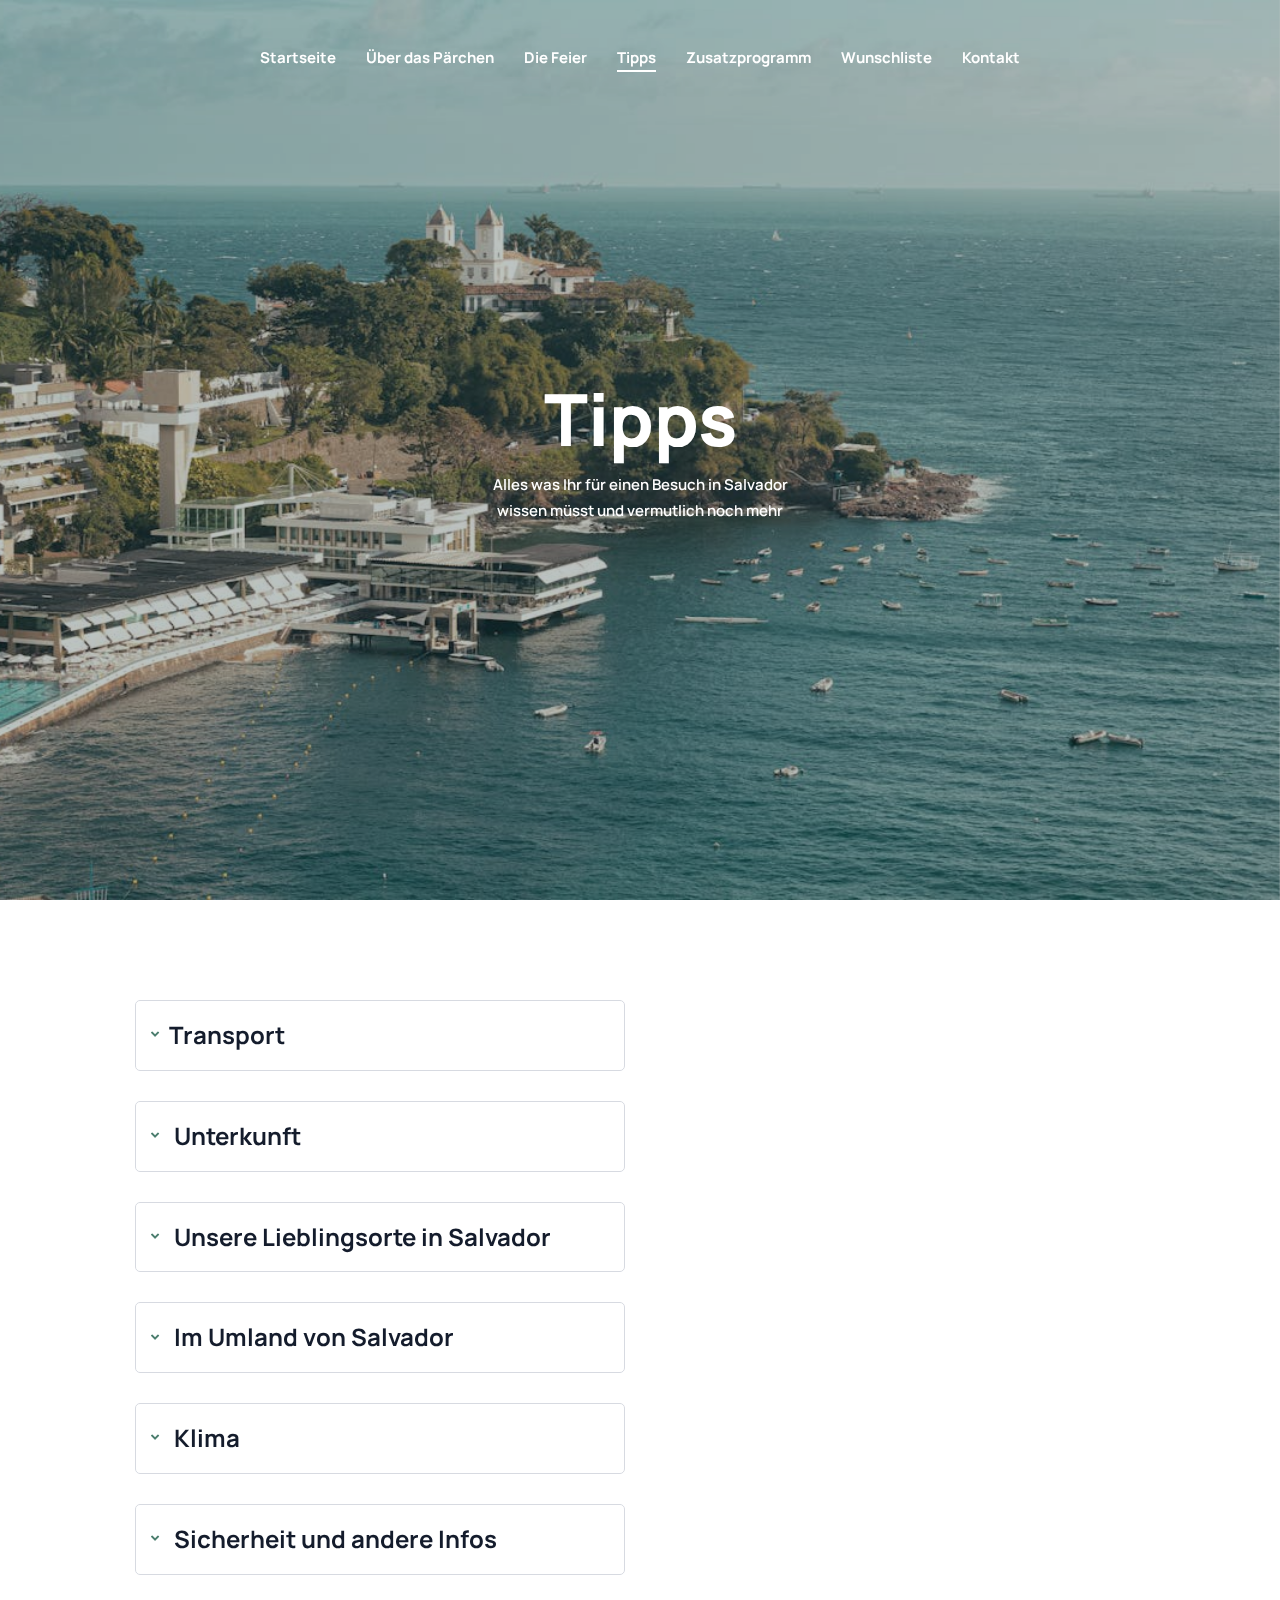
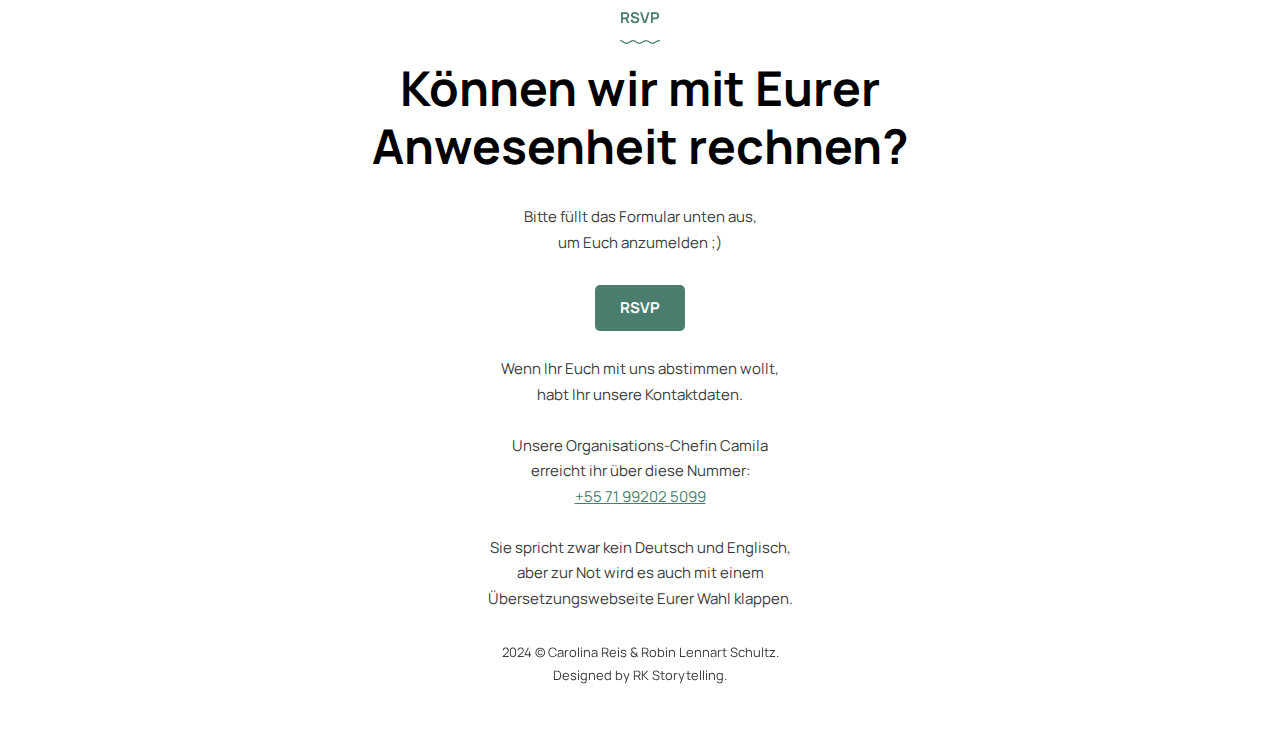
<file: 004_dicas_de.html>
<!DOCTYPE html>
<html lang="en-US">
	<head>
		<meta charset="UTF-8">
		<meta name="viewport" content="width=device-width, initial-scale=1.0">
		<title>Carolina & Robin - Dicas</title>
		<!-- Google Fonts -->
		<link rel="preconnect" href="https://fonts.googleapis.com">
		<link rel="preconnect" href="https://fonts.gstatic.com" crossorigin>
		<link href="https://fonts.googleapis.com/css2?family=Manrope:wght@400;500;600;700;800&display=swap" rel="stylesheet">
		<!-- Bootstrap CSS -->
		<link rel='stylesheet' id='bootstrap-css'  href='css/bootstrap/css/bootstrap.min.css' type='text/css' media='all' />
		<!-- Font Awesome Icons CSS -->
		<link rel='stylesheet' id='font-awesome'  href='css/fontawesome/css/font-awesome.min.css' type='text/css' media='all' />
		<!-- Main CSS File -->
		<link rel='stylesheet' id='tilia-style-css'  href='style.css' type='text/css' media='all' />
		<!-- favicons -->
		<link rel="icon" href="images/icons/favicon-32x32.png" sizes="32x32" />
		<link rel="icon" href="images/icons/favicon-192x192.png" sizes="192x192" />
		<link rel="apple-touch-icon-precomposed" href="images/icons/favicon-180x180.png" />
	</head>
	<body class="home">
		<div class="menu-mask">
			<!-- MOBILE MENU HOLDER -->
			<div class="container mobile-menu-holder">
				<div class="row">
					<div class="col-md-12">
						<button class="exit-mobile">
							<svg version="1.1" id="btn-menu-close" xmlns="http://www.w3.org/2000/svg" xmlns:xlink="http://www.w3.org/1999/xlink" x="0px" y="0px" viewBox="0 0 16 16" style="enable-background:new 0 0 16 16;" xml:space="preserve">
								<path d="M15.4,15.3l-0.1,0.1c-0.7,0.7-1.9,0.7-2.6,0L0.6,3.3c-0.7-0.7-0.7-1.9,0-2.6l0.1-0.1c0.7-0.7,1.9-0.7,2.6,0l12.1,12.1
									C16.2,13.4,16.2,14.6,15.4,15.3z"></path>
								<path d="M0.7,15.4l-0.1-0.1c-0.7-0.7-0.7-1.9,0-2.6L12.7,0.6c0.7-0.7,1.9-0.7,2.6,0l0.1,0.1c0.7,0.7,0.7,1.9,0,2.6L3.3,15.4
									C2.6,16.2,1.4,16.2,0.7,15.4z"></path>
							</svg>
						</button>
					</div>
				</div>
				<div class="row">
					<div class="col-lg-7">
						<!-- MOBILE MENU -->
						<ul class="menu-mobile">
							<li class="menu-item">
								<a href="001_index_de.html">Startseite</a>
								
							</li>
							<li class="menu-item">
								<a href="002_sobre nós_de.html">Über das Pärchen</a>
								
							</li>
							<li class="menu-item">
								<a href="003_celebração_de.html">Die Feier</a>
								
							</li>
							<li class="menu-item current-menu-item">
								<a href="004_dicas_de.html">Tipps</a>
								
							</li>
							<li class="menu-item">
								<a href="005_programação extra_de.html">Zusatzprogramm</a>
								
							</li>
							<li class="menu-item">
								<a href="006_lista de presentes_de.html">Wunschliste</a>
								
							</li>
							<li class="menu-item">
								<a href="007_contato_de.html">Kontakt</a>
								
							</li>
						</ul>
						<!-- /MOBILE MENU -->
					</div>
					<!-- /col-lg-7 -->
					<div class="col-lg-5">
						<div class="menu-contact">
							
						</div>
					</div>
					<!-- /col-lg-5 -->
				</div>
				<!-- /row -->
			</div>
			<!-- /container -->
		</div>
		<!-- /MOBILE MENU HOLDER -->
		<!-- HEADER -->
		<header class="main-header header-5">
			<div class="container">
				<div class="top-header top-header-5">
					
					<!-- mobile menu button -->
					<div class="nav-button-holder nav-button-holder-5">
						<button type="button" class="nav-button">
							<svg version="1.1" id="btn-menu-open" xmlns="http://www.w3.org/2000/svg" xmlns:xlink="http://www.w3.org/1999/xlink" x="0px" y="0px" viewBox="0 0 16 16" style="enable-background:new 0 0 16 16;" xml:space="preserve">
								<g>
									<path d="M2,4L2,4C0.9,4,0,3.1,0,2v0c0-1.1,0.9-2,2-2h0c1.1,0,2,0.9,2,2v0C4,3.1,3.1,4,2,4z"></path>
									<path d="M8,4L8,4C6.9,4,6,3.1,6,2v0c0-1.1,0.9-2,2-2h0c1.1,0,2,0.9,2,2v0C10,3.1,9.1,4,8,4z"></path>
									<path d="M14,4L14,4c-1.1,0-2-0.9-2-2v0c0-1.1,0.9-2,2-2h0c1.1,0,2,0.9,2,2v0C16,3.1,15.1,4,14,4z"></path>
									<path d="M2,10L2,10c-1.1,0-2-0.9-2-2v0c0-1.1,0.9-2,2-2h0c1.1,0,2,0.9,2,2v0C4,9.1,3.1,10,2,10z"></path>
									<path d="M8,10L8,10c-1.1,0-2-0.9-2-2v0c0-1.1,0.9-2,2-2h0c1.1,0,2,0.9,2,2v0C10,9.1,9.1,10,8,10z"></path>
									<path d="M14,10L14,10c-1.1,0-2-0.9-2-2v0c0-1.1,0.9-2,2-2h0c1.1,0,2,0.9,2,2v0C16,9.1,15.1,10,14,10z"></path>
									<path d="M2,16L2,16c-1.1,0-2-0.9-2-2v0c0-1.1,0.9-2,2-2h0c1.1,0,2,0.9,2,2v0C4,15.1,3.1,16,2,16z"></path>
									<path d="M8,16L8,16c-1.1,0-2-0.9-2-2v0c0-1.1,0.9-2,2-2h0c1.1,0,2,0.9,2,2v0C10,15.1,9.1,16,8,16z"></path>
									<path d="M14,16L14,16c-1.1,0-2-0.9-2-2v0c0-1.1,0.9-2,2-2h0c1.1,0,2,0.9,2,2v0C16,15.1,15.1,16,14,16z"></path>
								</g>
							</svg>
						</button>
					</div>
					<!-- /mobile menu button -->
				</div>
				<!-- /top-header -->
				<div class="header-container5">
					<nav class="nav-holder nav-holder-5">
						<ul class="menu-nav">
							<li class="menu-item">
								<a href="001_index_de.html">Startseite</a>
								
							</li>
							<li class="menu-item">
								<a href="002_sobre nós_de.html">Über das Pärchen</a>
								
							</li>
							<li class="menu-item">
								<a href="003_celebração_de.html">Die Feier</a>
								
							</li>
							<li class="menu-item current-menu-item">
								<a href="004_dicas_de.html">Tipps</a>
								
							</li>
							<li class="menu-item">
								<a href="005_programação extra_de.html">Zusatzprogramm</a>
								
							</li>
							<li class="menu-item">
								<a href="006_lista de presentes_de.html">Wunschliste</a>
								
							</li>
							<li class="menu-item">
								<a href="007_contato_de.html">Kontakt</a>
								
							</li>
						</ul>
					</nav>
				</div>
			</div>
		</header>
		<!-- /HEADER -->
		<!-- TOP HEADER IMAGE -->
		<div class="top-single-bkg topsinglepage">
			<div class="topsingleimg"> <img src="images/crerls_dicas_foto de lucas andrade.jpeg" alt="" width="1920" height="1080"></div>
			<div class="inner-desc">
				<div class="container">
					<h1 class="display-2 single-post-title">Tipps</h1>
					<span class="post-subtitle">Alles was Ihr für einen Besuch in Salvador 
						<br>wissen müsst und vermutlich noch mehr</span>
				</div>
			</div>
		</div>
		<!-- /TOP HEADER IMAGE -->
		<!-- WRAP CONTENT -->
		<div id="wrap-content" class="page-content page-holder custom-page-template page-full fullscreen-page clearfix">
			<!-- SECTION 1 -->
			<div id="faqpage-1" class="section-holder faqpage-1">
				<div class="container">
					<div class="row align-items-center">

						<!-- /col-lg-6 -->
						<div class="col-lg-6">
							<div class="margin-l50">
								<ul class="faq-list">
									<li>
										<div class="faq-title"><a href="#faq1">Transport</a>
										</div>
										<div id="faq1" class="faq-section">
											<p>Die Hochzeits-Festivitäten finden in Jauá statt, das zu einer Stadt in der Metropolregion Salvador gehört. Die beste Möglichkeit, dorthin zu gelangen, ist von <b>Salvador</b> aus.</p>
											<p>Der nächstgelegene Flughafen befindet sich in Salvador: der <b><a href=https://www.salvador-airport.com.br/pt-br><u>internationale Flughafen Salvador Deputado Luís Eduardo Magalhães</u></a></b>. Der Flughafencode lautet <b>SSA</b>. Falls Ihr mehr Infos braucht, sBitte fliegt nicht in das Land El Salvador! 🤭</p>
											<p>Für den Weg von und zum Flughafen bietet sich die <b>App Uber</b> an. Uber ist auch ideal, um in Salvador allgemein von A nach B zu kommen. Wenn man sich gerne unter Leute bringt, hat Salvador auch eine tolle <b><a href=https://www.ccrmetrobahia.com.br><u>Metro</u></a></b>. Allerdings gibt es nur zwei Metro-Linien.</p>
											<p>Wenn man statt Uber lieber ein <b>Taxi</b> nehmen will, empfehlen wir <a href=https://elittetaxi.com.br><u>Elitte Táxi</u></a>. Vergesst Sie nicht, den Fahrer dann zu bitten, das Taxameter einzuschalten.</p>
										</div>
									</li>
									<li>
										<div class="faq-title"><a href="#faq2">
											Unterkunft</a>
										</div>
										<div id="faq2" class="faq-section">
											<p>Ein paar Tage vor der Hochzeit organisieren wir einige Aktivitäten mit den Gästen - schon gewusst? <a href="005_programação extra.html"><u>Schaut hier Mal nach</u></a>! Es wäre also einfacher, wenn alle Gäste mehr oder weniger in der gleichen Gegend in Salvador bleiben. Wenn Ihr also schon vor der Hochzeit anreist und in Salvador bleiben wollt, hier unsere Tipps.
											<br><br>Empfehlenswerte <b>Viertel</b> zum Schlendern, Staunen, Trinken und Übernachten
										    <br><br>Carolinas Lieblingsviertel ist <b><a href=https://pt.wikipedia.org/wiki/Vit%C3%B3ria_(Salvador)><u>Vitória</u></a></b>. Nicht wegen des Goethe-Instituts, in dem sie Deutsch lernte und das ihr somit den Weg zu Robin ebnete. Auch nicht wegen der Museen, des Arthouse-Kinos, der Cafés oder weil es in der Nähe von allem liegt, was in der Stadt gut ist. Sondern weil es die Straße mit den meisten Bäumen in Salvador ist.
										    <br><br>Robin hingegen bevorzugt <b><a href=https://pt.wikipedia.org/wiki/Barra_(Salvador)><u>Barra</u></a></b>. Das ruhigere und recht sichere Viertel bietet viele Möglichkeiten zum Essen, Lernen und Pläsier haben. Hier befindet sich auch der beliebteste Strand von Salvador, Porto da Barra. Es gibt weitere Touristenattraktionen wie Museen und Märkte, aber das Nachtleben ist nicht besonders ausgeprägt.
										    <br><br>Wer sich für Geschichte und Museen interessiert, dem empfehlen wir <b>Pelourinho</b>. Dies ist das historische Zentrum der Stadt, wo die Straßen mit Percussion-Bands und Capoeiristas gefüllt sind, während <a href=https://www.youtube.com/watch?v=QNJL6nfu__Q><u>Michael Jackson</u></a> vom Balkon aus zusieht. Tagsüber ist das Viertel sehr belebt. An den Wochenenden wird es noch lebhafter.
										    <br><br>Die beste Wahl für Strand und Nachtleben: <b>Rio Vermelho</b>! Eine gute Zusammenfassung des Viertels ist Sonne und Sand am Tag, Bier und <a href=https://pt.wikipedia.org/wiki/Acaraj%C3%A9><u>Acarajé</u></a> (das Döner-Äquivalent Salvadors) in der Nacht.
											<br><br>Und wenn ihr lange Nächte mögt, aber das Meer lieber aus einer historischen Altstadt von oben betrachtet, ist das Viertel <b><a href=https://pt.wikipedia.org/wiki/Santo_Ant%C3%B4nio_(Salvador)><u>Santo Antônio além do Carmo</u></a></b> die beste Wahl. Mit Blick aufs Meer und charmanten, farbenfrohen Straßen ist es das neue Lieblingsviertel der Stadt. Tagsüber ist es ruhig und wirkt wie eine Kleinstadt. Nachts wimmelt es hier von geöffneten Restaurants und Bars.
											<br><br><b>Unterkunfts-Empfehlungen</b>
											<br>Wenn Ihr eine konkrete Unterkunfts-Empfehlung sucht, hätten wir drei parat (ja, wir haben sie alle besucht, um sie empfehlen zu können). Wenn Ihr Interesse an einem dieser Unterkünfte habt, lasst es uns wissen. Je nachdem, wie viele Leute interessiert sind, können wir versuchen, einen Gruppen-Rabatt zu bekommen 😉
											<br><br>• Das <a href=https://linktr.ee/hotelbahiadosol><u>Hotel Bahia do Sol</u></a> ist das beste der großen Hotels in unserer Nähe. Es liegt in Vitória und bietet gute Zimmer und guten Service;
											<br>•<a href=https://www.instagram.com/pousadacasadavitoria_ba><u>Casa da Vitória</u></a>, in Vitória, eine schöne und schicke Pension mit nur wenigen Zimmern und hohem Gemütlichkeitsfaktor (auch sehr nahe zu uns);
											<br>•<a href=https://linktr.ee/nomadssalvador><u>Nomads Hostel</u></a>, die günstigste Variante, ein altes Haus in Barra mit viel Grün und Platz für geselliges Beisammensein (organisierte Gruppenaktionen vom Hostel aus inklusive).
                                            <br><br>Wenn Ihr für die Hochzeitsfeier direkt in <b>Jauá</b> übernachten möchten, gibt es folgende Möglichkeiten:
											<br><br>• Das <a href=https://www.galeaopirata.com.br><u>Galeão Pirata</u></a>, direkt am Meer und in der gleichen Straße wie der Hochzeitsort;
											<br>• Das <a href=https://www.instagram.com/hotellagoaemar><u>Lagoa e Mar</u></a>, etwa 6 Minuten Fußweg vom Hochzeitsort entfernt;
											<br>• Es gibt noch ein paar Wochenend-Häuser in der Nähe des Hochzeitsortes. Wenn Ihr daran interessiert sind, eines der Häuser mit anderen Gästen zu teilen, lasst es uns wissen und schauen Mal, was wir organisieren können.
											</p>
										</div>
									</li>
									<li>
										<div class="faq-title"><a href="#faq3">
											Unsere Lieblingsorte in Salvador</a>
										</div>
										<div id="faq3" class="faq-section">
											<p>Eigentlich ist ganz Salvador Carolinas liebster Ort auf der Welt. Robin lernt die Vorzüge der Stadt auch jeden Tag besser kennen. Hier gibt es immer etwas Neues zu entdecken.
											<br><br><b>Die schönsten Strände</b>
											<br>Robin, der eigentlich kein großer Fan davon ist, sich am Strand die Sonne auf den Bauch scheinen zu lassen, hat trotzdem eine Empfehlung Der Strand <b><a href=https://pt.wikipedia.org/wiki/Praia_do_Porto_da_Barra><u>Porto da Barra</u></a></b> ist toll, weil man hier gut Kanus, Stand-Up-Paddles oder Tauchausrüstung ausleihen kann. Praktischerweise ist das auch Carols Lieblingsstrand, aber sie wagt sich nicht über den Bereich hinaus, wo die Boote liegen. Eine andere Möglichkeit liegt gleich um die Ecke von unserem Haus. Der <b><a href=https://www.correio24horas.com.br/salvador/fora-da-rota-a-praia-de-pedras-da-gamboa-e-o-restaurante-de-dona-suzana-0119><u>Praia da Gamboa</u></a></b> ist etwas “rustikaler” und über das Museum für moderne Kunst zu erreichen. An der Strandpromenade dort gibt es einige Restaurants mit guten Preisen und gutem Essen. Wer lieber abgelegene Strände lieber hat, muss in die Nordküste entlang fahren oder zu einen der Insel schippern.
											<br><br><b>Essen & Trinken</b>
											<br>Hat jemand „Essen“ gesagt? Wie wäre es mit einem Besuch im <b><a href=https://maps.app.goo.gl/z8cVsGHFhCcAmzb46><u>Cantinho da Jô</u></a></b> oder <b><a href=https://maps.app.goo.gl/dzFe5gAR7e1a9ta4A><u>Casa de Tereza</u></a></b>, um eine gute Moqueca zu probieren (die wichtigste Spezialität von Bahia)? Eine weitere Option für typisches Essen ist <b><a href=https://maps.app.goo.gl/UhCrZ1kMduwKoYgp8><u>Recôncavo Culinária</u></a></b>. Um sich von der traditionellen Küche abzuheben, bietet das <b><a href=https://maps.app.goo.gl/crHsbvvJeFeoBTAx5><u>Cöa</u></a></b> eine moderne Speisekarte und Coolness-Faktor. Wenn wir vegetarisch oder vegan essen wollen, gehen wir zu <b><a href=https://maps.app.goo.gl/UbvaM5D6QCHiYBLd6><u>Ramma</u></a>, <a href=https://maps.app.goo.gl/P3uxhyacaYgtT6fp7><u>Health Valley</u></a>, <a href=https://maps.app.goo.gl/XbbBiRMEJZyF1aGD7><u>Casa Castanho</u></a></b> oder <b><a href=https://maps.app.goo.gl/fkvKC5hZwqFeuK7v7><u>Puro Saudável</u></a></b>. Im etwas versteckten <b><a href=https://maps.app.goo.gl/QFjpj4JdYxxBaca26><u>Latitude 13</u></a></b> gibt es köstliche Speisen mit heißem Kaffee aus der Chapada Diamantina. Wenn man etwas Kaffee als Souvenir mitnehmen will, ist das Cafe auch die erste Adresse. Außerdem ist das <b><a href=https://maps.app.goo.gl/25eUcbebYEraGfcr7><u>Café Fausto</u></a></b> ein Zufluchtsort für Robin, weil es dort deutsches Essen (mit brasilianischer Interpretation) auf der Speisekarte gibt, auch wenn er das nie bestellt. Und wer keinen Kaffee, dafür aber gute Cocktails möchte, ist im <b><a href=https://maps.app.goo.gl/xv7xhoKToqX96wDw8><u>Larri Bistrô</u></a></b> genau richtig, denn hier hat man auch einen spektakulären Blick auf den Sonnenuntergang! Für ein kühles Bier zu einem günstigen Preis, geht zur <b><a href=https://maps.app.goo.gl/vDheR9ayn7f99SvCA><u>Bar das Putas</u></a></b>. Andere tolle Bars wären <b><a href=https://maps.app.goo.gl/dcjWUA3oHXMhaZKU9><u>Quintal</u></a>, <a href=https://maps.app.goo.gl/YrvPeahifVczCLAA6><u>Velho Espanha</u></a></b> und die Bars am <b><a href=https://maps.app.goo.gl/TXR16CPv5kLu54qB6><u>Largo da Saúde</u></a></b>.
											<br><br><b>Sport</b>
											<br>Für diejenigen, die gerne im Fitnessstudio trainieren, kennt sich Robin aus: Er hat quasi alle Fitnessstudios in der Gegend ausprobiert und sein Urteil: <a href=https://www.bluefit.com.br><u>Blue Fit</u></a> in Graça ist das Beste. Carol ist da anderer Meinung, aber Fitnessstudios gefallen ihr in der Regel allgemein nicht. An der nördlichen Ecke von Salvador kann man auch gut surfen und am Porto da Barra gut Stand-Up-Paddle-Boards, Tauchausrüstung oder Surfskis ausleihen (letzteres nur für erfahrene Kanufahrer).
											<br><br><b>Museen & Kultur</b> 
											<br>Carolina kann zwar nicht so viele Sportmöglichkeiten empfehlen, aber dafür einige Museen und andere Events. Wenn es um Musik geht, braucht ihr mindestens einen ganzen Nachmittag, um die ganze musikalische Vielfalt Salvadors zu erleben, Karaoke zu singen und an einem Percussion-Workshop teilzunehmen. Das Museum <b><a href=https://secult.salvador.ba.gov.br/cidade-da-musica-da-bahia><u>Cidade da Música</u></a></b> ist hier auch sehr empfehlenswert. Ihr möchtet mehr über den besten Karneval Brasiliens, den Karneval in Salvador, erfahren? Dann müsst Ihr zum Museum <b><a href=https://secult.salvador.ba.gov.br/casa-do-carnaval-da-bahia><u>Casa do Carnaval</u></a></b>. Und wer Kultur, Kunst und Ruhe miteinander verbinden möchte, wählt das Museum <b><a href=https://secult.salvador.ba.gov.br/memorial-a-casa-do-rio-vermelho-jorge-amado-e-zelia-gattai><u>Casa de Jorge Amado</u></a></b> in Rio Vermelho im ehemaligen Wohnhaus des berühmtesten Schriftsteller Bahia.
											<br><br><b>Work, work, work</b>
											<br>Zum Arbeiten bietet der Coworking Space <b><a href=https://www.acasacoworking.com.br><u>A Casa Coworking</u></a></b> in Barra einen entspannten Ort, eine komplett überwucherte Terrasse inklusive. Wenn Ihr nur einen ruhigen Platz braucht, um ein paar E-Mails zu beantworten, und nichts dafür bezahlen wollt, kann man zum <b><a href=https://www.goethe.de/ins/br/pt/sta/sal/bib.html><u>KreativLab</u></a></b> im Goethe Institut gehen und den einen oder anderen Besucher beim Deutschlernen beobachten.
											<br><br>Ansonsten gibt es noch hier eine Übersicht über das, was man in Salvador sonst noch tun, sehen und entdecken kann: 
											<br><br><iframe src="https://www.google.com/maps/d/u/0/embed?mid=1HZAmSZPm6krC92pn-ScNPS4SIOidEBw&ehbc=2E312F" width="640" height="480"></iframe>	
											</p>
										</div>
									</li>
									<li>
										<div class="faq-title"><a href="#faq4">
											Im Umland von Salvador</a>
										</div>
										<div id="faq4" class="faq-section">
											<p>In der Nähe der Stadt gibt es viele Orte mit paradiesischen Stränden: die Insel <b><a href=https://pt.wikipedia.org/wiki/Morro_de_S%C3%A3o_Paulo><u>Morro de São Paulo</u></a>, <a href=https://pt.wikipedia.org/wiki/Ilha_de_Boipeba><u>Boipeba</u></a></b> und die Halbinsel <b><a href=https://barragrande.net><u>Barra Grande</u></a></b>. Um dorthin zu gelangen, müsst Ihr ein Boot nehmen.
											<br><br>Wenn Ihr nicht viel Zeit habt, aber noch andere Strände als die in Salvador besuchen möchten, können Sie Tagesausflüge zu den nahe gelegenen Inseln <b><a href=https://pt.wikipedia.org/wiki/Ilha_de_Itaparica><u>Itaparica</u></a></b> und <b><a href=https://pt.wikipedia.org/wiki/Ilha_dos_Frades><u>Frades</u></a></b> unternehmen - eine der möglichen Aktivitäten in unserem Zusatzprogramm.
											<br><br>Eine Erfahrung der anderen Art wäre das Hippie-Dorf bei <b><a href=https://www.google.com/maps/place/Arembepe+-+Abrantes,+Cama%C3%A7ari+-+Bahia/@-12.7670642,-38.1802926,15z/data=!3m1!4b1!4m6!3m5!1s0x7164665a9166fb7:0xbfaf0124bcb2a95c!8m2!3d-12.7668626!4d-38.1875198!16s%2Fg%2F120lwk1r?entry=ttu&g_ep=EgoyMDI0MDkyNS4wIKXMDSoASAFQAw%3D%3D><u>Arembepe</u></a></b>. Ca. 40 km nördlich von Salvador kann man hier inmitten großer Dünen in Pfahlhäusern übernachten, in denen sich schon Janis Joplin und die Rolling Stones zurückgezogen haben. Ist man ein Mal dort, lohnt sich auf jeden Fall auch ein Frühstück in der Pousada Alfazema in der Stadt von Arembepe bei der deutschen Bäckerin Claudia (i.d.R. nur mit Voranmeldung).
											<br><br>Etwas weiter von Salvador entfernt, aber mit einer guten Landverbindung, liegt der Nationalpark <b><a href=https://pt.wikipedia.org/wiki/Chapada_Diamantina><u>Chapada Diamantina</u></a></b> mit seinen Wasserfällen und tollen Wanderwegen. Theoretisch gehört die Stadt Irecê, in der Carol geboren und aufgewachsen ist, zu diesem Gebiet, aber dazu gibt es Kontroversen... Auf jeden Fall liegen die schönsten Sehenswürdigkeiten des Nationalparks in der Nähe der Orte Lençóis, Mucugê, Piatã und Palmeiras/Capão.	
											</p>
										</div>
									</li>
									<li>
										<div class="faq-title"><a href="#faq5">
											Klima</a>
										</div>
										<div id="faq5" class="faq-section">
											<p>In Salvador herrscht ein ziemlich <b>tropisches Klima</b>: Die Temperaturen schwanken nicht sehr stark und reichen von mild bis heiß. Im April liegen die Temperaturen meist zwischen 30 und 24º und es ist ein <b>regnerischer Monat</b>. Es ist also wichtig, auf Sonne, Wind und Regen vorbereitet zu sein. Wir hoffen Mal, dass der 19.04.2025 uns mit viel Sonne und wenig Wind beschenkt. Die Mitnahme von wärmenden Pullovern kann trotzdem wichtig werden. <b>Klimaanlagen</b> werden hier häufig sehr stark aufgedreht, sodass man nach einer Fahrt im Fernbus oder einem langen Abend im Kino sich schon Mal eine Erkältung holen kann.</p>
										</div>
									</li>
									<li>
										<div class="faq-title"><a href="#faq5">
											Sicherheit und andere Infos</a>
										</div>
										<div id="faq5" class="faq-section">
											<p><b>Sim-Karten und Internet</b>
											<br>In Salvador gibt es 4 große Mobilfunkbetreiber Vivo, Claro, Tim und Oi. Ohne eine brasilianische Steuernummer kann man in der Regel in einem der offiziellen Läden der Netzbetreiber eine Touristen-Sim-Karte bekommen. Ansonsten ist Wlan in fast allen Geschäften verfügbar, und auch auf einigen Straßen und Plätzen gibt es kostenloses WiFi.												
											<br><br><b>Lebensmittelsicherheit</b>
											<br>Wenn es ums Essen geht, sollten Sie sich vor Chilischoten und Palmöl in Acht nehmen, zwei typische Zutaten der Küche Salvadors und der Region. Wenn Sie nicht daran gewöhnt sind, kann dies zu häufigen Toilettengängen bis hin zu Magen-Darm-Beschwerden führen. Typische Speisen enthalten außerdem häufig Garnelen, selbst wenn dies nicht direkt erkennbar ist. Wenn Ihr diesbezüglich Allergien habt, fragt also am besten vorher nach. Trinkt nur gefiltertes, abgekochtes Wasser oder Mineralwasser. Beim Wasser aus dem Wasserhahn sollte man vorsichtig sein. Zum Ausspülen nach dem Zähneputzen und zum Kochen von Nudeln eignet es sich, aber bitte nicht direkt aus der Leitung trinken. Ansonsten ist der Lebensmittelsicherheits-Standard relativ hoch. In der Regel kann man ohne Probleme Essen an Straßenständen kaufen.											
											<br><br><b>Medizinische Versorgung</b>
											<br>Was Gesundheit, Medikamente und medizinische Versorgung angeht, könnt Ihr Euch in kleineren Fällen direkt an die Apotheken wenden, die über die ganze Stadt verteilt sind (am besten über Google Translator kommunizieren oder einen Übersetzer mitnehmen). Bei komplizierteren Fällen empfehlen wir immer, das nächstgelegene Gesundheitszentrum aufzusuchen - aber gehen wir Mal davon aus, dass das nicht nötig sein wird.	
											<br><br><b>Öffentliche Sicherheit</b>
											<br>Was die öffentliche Sicherheit angeht, ist Salvador leider nicht die sicherste Stadt der Welt. Wir empfehlen, zu wissen, wo man hingeht, keine Wertsachen im Freien liegen zu lassen, zu überprüfen, nicht blind Google Maps zu folgen und nachts lieber Uber oder Taxis zu benutzen. Im Zweifelsfall geben wir Euch gerne Auskunft über die Sicherheit bestimmter Orte.
											<br><br><b>Kulturelle Unterschiede und Verhalten</b>
											<br>Achtung, am Tisch die Nase zu putzen gilt als sehr unhöflich. Kellnern sollte man proaktiv signalisieren, dass man bestellen oder die Karte haben möchte. Auf der Toilette kommt benutztes Klopapier in den Mülleimer neben der Kloschüssel (man gewöhnt sich dran, versprochen).	
											</p>
										</div>
									</li>
								</ul>
							</div>
						</div>
						<!-- /col-lg-6 -->
					</div>
					<!-- /row -->
				</div>
				<!-- /container -->
			</div>
			<!-- /SECTION 1 -->
			
<!-- SECTION 2 -->
<div id="aboutus-2-5" class="section-holder aboutus-2-5">
	<div class="container">
		<div class="row">
			<div class="col-lg-12">
				<div class="padding-lr200 alignc">
					<div class="el-smalltitle">RSVP</div>
							<h2 class="display-4 margin-b30">Können wir mit Eurer Anwesenheit rechnen?</h2>
							<p>Bitte füllt das Formular unten aus, 
							<br>um Euch anzumelden ;)</p>
							<a href="https://forms.office.com/r/er5kuqPQqU" class="read-more margin-t30">RSVP</a>
							<br><br>Wenn Ihr Euch mit uns abstimmen wollt, 
							<br>habt Ihr unsere Kontaktdaten. 
							<br><br>Unsere Organisations-Chefin Camila 
							<br>erreicht ihr über diese Nummer: 
							<br><a href=https://wa.me/557192025099><u>+55 71 99202 5099</u></a>
							<br><br>Sie spricht zwar kein Deutsch und Englisch, 
							<br>aber zur Not wird es auch mit einem 
							<br>Übersetzungswebseite Eurer Wahl klappen.
				</div>
			</div>
			<!-- /col-lg-12 -->
		</div>
		<!-- /row -->
	</div>
	<!-- /container -->
</div>
<!-- /SECTION 2 -->

		<!-- /WRAP CONTENT -->
		<!-- FOOTER -->
		<footer>
			<div class="container">
					<div class="row">
						
				</div>
				<div class="copyright">
					<div class="footer-copy"> <span class="footer-year">2024</span> &copy; Carolina Reis & Robin Lennart Schultz. <br>Designed by RK Storytelling.</div>
				</div>
			</div>
		</footer>
		<!-- /FOOTER -->
		<div class="scrollup">
			<a class="scrolltop" href="#">
			<i class="fa fa-chevron-up"></i>
			</a>
		</div>
		<!-- JS --> 
		<script src='js/jquery.js'></script>
		<script src='js/jquery-migrate.min.js'></script>
		<script src='css/bootstrap/js/popper.min.js'></script>
		<script src='css/bootstrap/js/bootstrap.min.js'></script>
		<script src='js/jquery.easing.min.js'></script>
		<script src='js/swiper.js'></script>
		<script src='js/isotope.js'></script>
		<script src='js/simple-lightbox.js'></script>
		<!-- MAIN JS -->
		<script src='js/init.js'></script>
	</body>
</html>
</file>
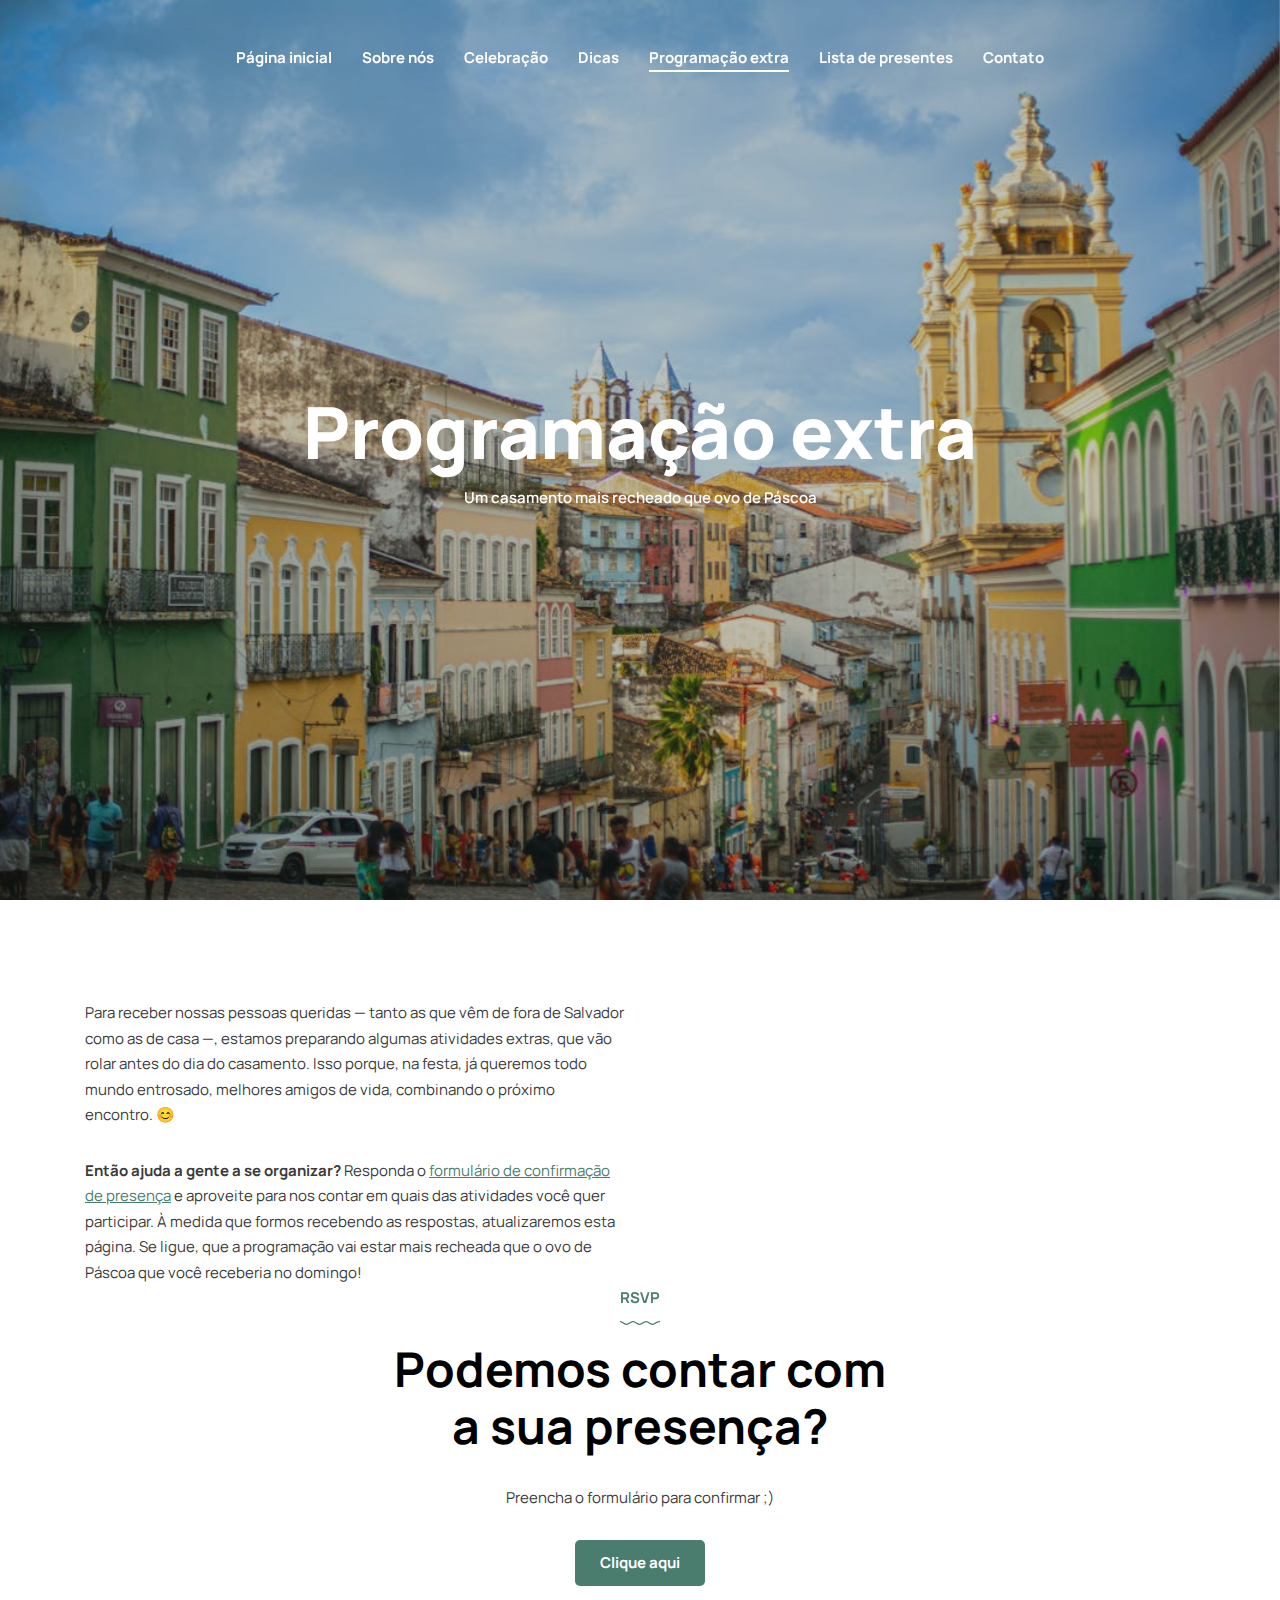
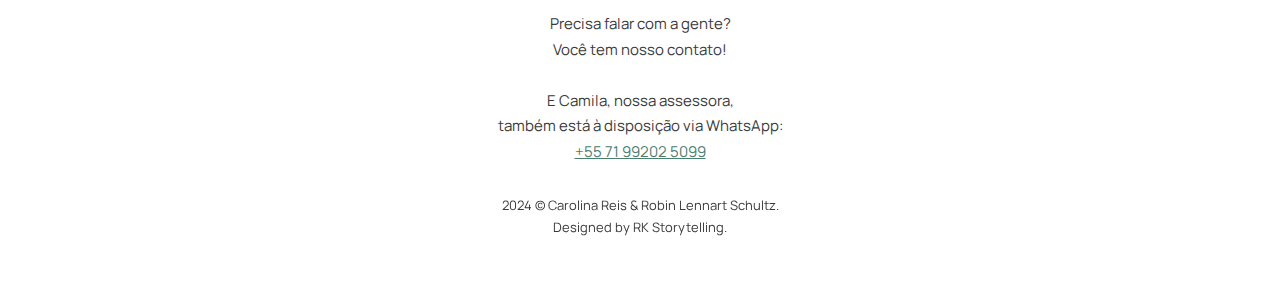
<file: 005_programação extra.html>
<!DOCTYPE html>
<html lang="en-US">
	<head>
		<meta charset="UTF-8">
		<meta name="viewport" content="width=device-width, initial-scale=1.0">
		<title>Carolina & Robin - Programação extra</title>
		<!-- Google Fonts -->
		<link rel="preconnect" href="https://fonts.googleapis.com">
		<link rel="preconnect" href="https://fonts.gstatic.com" crossorigin>
		<link href="https://fonts.googleapis.com/css2?family=Manrope:wght@400;500;600;700;800&display=swap" rel="stylesheet">
		<!-- Bootstrap CSS -->
		<link rel='stylesheet' id='bootstrap-css'  href='css/bootstrap/css/bootstrap.min.css' type='text/css' media='all' />
		<!-- Font Awesome Icons CSS -->
		<link rel='stylesheet' id='font-awesome'  href='css/fontawesome/css/font-awesome.min.css' type='text/css' media='all' />
		<!-- Main CSS File -->
		<link rel='stylesheet' id='tilia-style-css'  href='style.css' type='text/css' media='all' />
		<!-- favicons -->
		<link rel="icon" href="images/icons/favicon-32x32.png" sizes="32x32" />
		<link rel="icon" href="images/icons/favicon-192x192.png" sizes="192x192" />
		<link rel="apple-touch-icon-precomposed" href="images/icons/favicon-180x180.png" />
	</head>
	<body class="home">
		<div class="menu-mask">
			<!-- MOBILE MENU HOLDER -->
			<div class="container mobile-menu-holder">
				<div class="row">
					<div class="col-md-12">
						<button class="exit-mobile">
							<svg version="1.1" id="btn-menu-close" xmlns="http://www.w3.org/2000/svg" xmlns:xlink="http://www.w3.org/1999/xlink" x="0px" y="0px" viewBox="0 0 16 16" style="enable-background:new 0 0 16 16;" xml:space="preserve">
								<path d="M15.4,15.3l-0.1,0.1c-0.7,0.7-1.9,0.7-2.6,0L0.6,3.3c-0.7-0.7-0.7-1.9,0-2.6l0.1-0.1c0.7-0.7,1.9-0.7,2.6,0l12.1,12.1
									C16.2,13.4,16.2,14.6,15.4,15.3z"></path>
								<path d="M0.7,15.4l-0.1-0.1c-0.7-0.7-0.7-1.9,0-2.6L12.7,0.6c0.7-0.7,1.9-0.7,2.6,0l0.1,0.1c0.7,0.7,0.7,1.9,0,2.6L3.3,15.4
									C2.6,16.2,1.4,16.2,0.7,15.4z"></path>
							</svg>
						</button>
					</div>
				</div>
				<div class="row">
					<div class="col-lg-7">
						<!-- MOBILE MENU -->
						<ul class="menu-mobile">
							<li class="menu-item">
								<a href="001_index.html">Página inicial</a>
								
							</li>
							<li class="menu-item">
								<a href="002_sobre nós.html">Sobre nós</a>
								
							</li>
							<li class="menu-item">
								<a href="003_celebração.html">Celebração</a>
								
							</li>
							<li class="menu-item">
								<a href="004_dicas.html">Dicas</a>
								
							</li>
							<li class="menu-item current-menu-item">
								<a href="005_programação extra.html">Programação extra</a>
								
							</li>
							<li class="menu-item">
								<a href="006_lista de presentes.html">Lista de presentes</a>
								
							</li>
							<li class="menu-item">
								<a href="007_contato.html">Contato</a>
								
							</li>
						</ul>
						<!-- /MOBILE MENU -->
					</div>
					<!-- /col-lg-7 -->
					<div class="col-lg-5">
						<div class="menu-contact">
							<div class="mobile-content">
								
							</div>
						</div>
					</div>
					<!-- /col-lg-5 -->
				</div>
				<!-- /row -->
			</div>
			<!-- /container -->
		</div>
		<!-- /MOBILE MENU HOLDER -->
		<!-- HEADER -->
		<header class="main-header header-5">
			<div class="container">
				<div class="top-header top-header-5">
					
					<!-- mobile menu button -->
					<div class="nav-button-holder nav-button-holder-5">
						<button type="button" class="nav-button">
							<svg version="1.1" id="btn-menu-open" xmlns="http://www.w3.org/2000/svg" xmlns:xlink="http://www.w3.org/1999/xlink" x="0px" y="0px" viewBox="0 0 16 16" style="enable-background:new 0 0 16 16;" xml:space="preserve">
								<g>
									<path d="M2,4L2,4C0.9,4,0,3.1,0,2v0c0-1.1,0.9-2,2-2h0c1.1,0,2,0.9,2,2v0C4,3.1,3.1,4,2,4z"></path>
									<path d="M8,4L8,4C6.9,4,6,3.1,6,2v0c0-1.1,0.9-2,2-2h0c1.1,0,2,0.9,2,2v0C10,3.1,9.1,4,8,4z"></path>
									<path d="M14,4L14,4c-1.1,0-2-0.9-2-2v0c0-1.1,0.9-2,2-2h0c1.1,0,2,0.9,2,2v0C16,3.1,15.1,4,14,4z"></path>
									<path d="M2,10L2,10c-1.1,0-2-0.9-2-2v0c0-1.1,0.9-2,2-2h0c1.1,0,2,0.9,2,2v0C4,9.1,3.1,10,2,10z"></path>
									<path d="M8,10L8,10c-1.1,0-2-0.9-2-2v0c0-1.1,0.9-2,2-2h0c1.1,0,2,0.9,2,2v0C10,9.1,9.1,10,8,10z"></path>
									<path d="M14,10L14,10c-1.1,0-2-0.9-2-2v0c0-1.1,0.9-2,2-2h0c1.1,0,2,0.9,2,2v0C16,9.1,15.1,10,14,10z"></path>
									<path d="M2,16L2,16c-1.1,0-2-0.9-2-2v0c0-1.1,0.9-2,2-2h0c1.1,0,2,0.9,2,2v0C4,15.1,3.1,16,2,16z"></path>
									<path d="M8,16L8,16c-1.1,0-2-0.9-2-2v0c0-1.1,0.9-2,2-2h0c1.1,0,2,0.9,2,2v0C10,15.1,9.1,16,8,16z"></path>
									<path d="M14,16L14,16c-1.1,0-2-0.9-2-2v0c0-1.1,0.9-2,2-2h0c1.1,0,2,0.9,2,2v0C16,15.1,15.1,16,14,16z"></path>
								</g>
							</svg>
						</button>
					</div>
					<!-- /mobile menu button -->
				</div>
				<!-- /top-header -->
				<div class="header-container5">
					<nav class="nav-holder nav-holder-5">
						<ul class="menu-nav">
							<li class="menu-item">
								<a href="001_index.html">Página inicial</a>
								
							</li>
							<li class="menu-item">
								<a href="002_sobre nós.html">Sobre nós</a>
								
							</li>
							<li class="menu-item">
								<a href="003_celebração.html">Celebração</a>
								
							</li>
							<li class="menu-item">
								<a href="004_dicas.html">Dicas</a>
								
							</li>
							<li class="menu-item current-menu-item">
								<a href="005_programação extra.html">Programação extra</a>
								
							</li>
							<li class="menu-item">
								<a href="006_lista de presentes.html">Lista de presentes</a>
								
							</li>
							<li class="menu-item">
								<a href="007_contato.html">Contato</a>
								
							</li>
						</ul>
					</nav>
				</div>
			</div>
		</header>
		<!-- /HEADER -->
		<!-- TOP HEADER IMAGE -->
		<div class="top-single-bkg topsinglepage">
			<div class="topsingleimg"> <img src="images/crerls_programação extra_foto de leonardo dourado.jpeg" alt="" width="1920" height="1080"></div>
			<div class="inner-desc">
				<div class="container">
					<h1 class="display-2 single-post-title">Programação extra</h1>
					<span class="post-subtitle">Um casamento mais recheado que ovo de Páscoa</span>
				</div>
			</div>
		</div>
		<!-- /TOP HEADER IMAGE -->
			<!-- SECTION 2 -->
			<div id="team-3-2" class="section-holder team-3-2">
				<div class="container">
					<div class="row">
						<div class="col-lg-6 tablet-margin-b50">
							<p>Para receber nossas pessoas queridas — tanto as que vêm de fora de Salvador como as de casa —, estamos preparando algumas atividades extras, que vão rolar antes do dia do casamento. Isso porque, na festa, já queremos todo mundo entrosado, melhores amigos de vida, combinando o próximo encontro. 😊</p>
							<p><b>Então ajuda a gente a se organizar?</b> Responda o <a href=https://forms.office.com/r/er5kuqPQqU><u>formulário de confirmação de presença</u></a> e aproveite para nos contar em quais das atividades você quer participar. À medida que formos recebendo as respostas, atualizaremos esta página. Se ligue, que a programação vai estar mais recheada que o ovo de Páscoa que você receberia no domingo!</p>
						</div>
						<!-- /col-lg-6 -->
						
						<!-- /col-lg-6 -->
					</div>
					<!-- /row -->	
				</div>
				<!-- /container -->
			</div>
			<!-- /SECTION 2 -->
			<!-- SECTION 3 -->
<div id="aboutus-2-5" class="section-holder aboutus-2-5">
	<div class="container">
		<div class="row">
			<div class="col-lg-12">
				<div class="padding-lr200 alignc">
					<div class="el-smalltitle">RSVP</div>
								<h2 class="display-4 margin-b30">Podemos contar com <br>a sua presença?</h2>
								<p>Preencha o formulário para confirmar ;)</p>
								<a href="https://forms.office.com/r/er5kuqPQqU" class="read-more margin-t30">Clique aqui</a>
								<br><br>Precisa falar com a gente? 
								<br>Você tem nosso contato!
								<br><br>E Camila, nossa assessora, 
								<br>também está à disposição via WhatsApp:
								<br><a href=https://wa.me/557192025099><u>+55 71 99202 5099</u></a>
				</div>
			</div>
			<!-- /col-lg-12 -->
		</div>
		<!-- /row -->
	</div>
	<!-- /container -->
</div>

			<!-- /SECTION 3 -->
		</div>
		<!-- /WRAP CONTENT -->
		<!-- FOOTER -->
		
		<footer>
			<div class="container">
					<div class="row">
						
				<div class="copyright">
					<div class="footer-copy"> <span class="footer-year">2024</span> &copy; Carolina Reis & Robin Lennart Schultz. <br>Designed by RK Storytelling.</div>
				</div>
			</div>
		</footer>
		<!-- /FOOTER -->
		<div class="scrollup">
			<a class="scrolltop" href="#">
			<i class="fa fa-chevron-up"></i>
			</a>
		</div>
		<!-- JS --> 
		<script src='js/jquery.js'></script>
		<script src='js/jquery-migrate.min.js'></script>
		<script src='css/bootstrap/js/popper.min.js'></script>
		<script src='css/bootstrap/js/bootstrap.min.js'></script>
		<script src='js/jquery.easing.min.js'></script>
		<script src='js/swiper.js'></script>
		<script src='js/isotope.js'></script>
		<script src='js/simple-lightbox.js'></script>
		<!-- MAIN JS -->
		<script src='js/init.js'></script>
	</body>
</html>
</file>
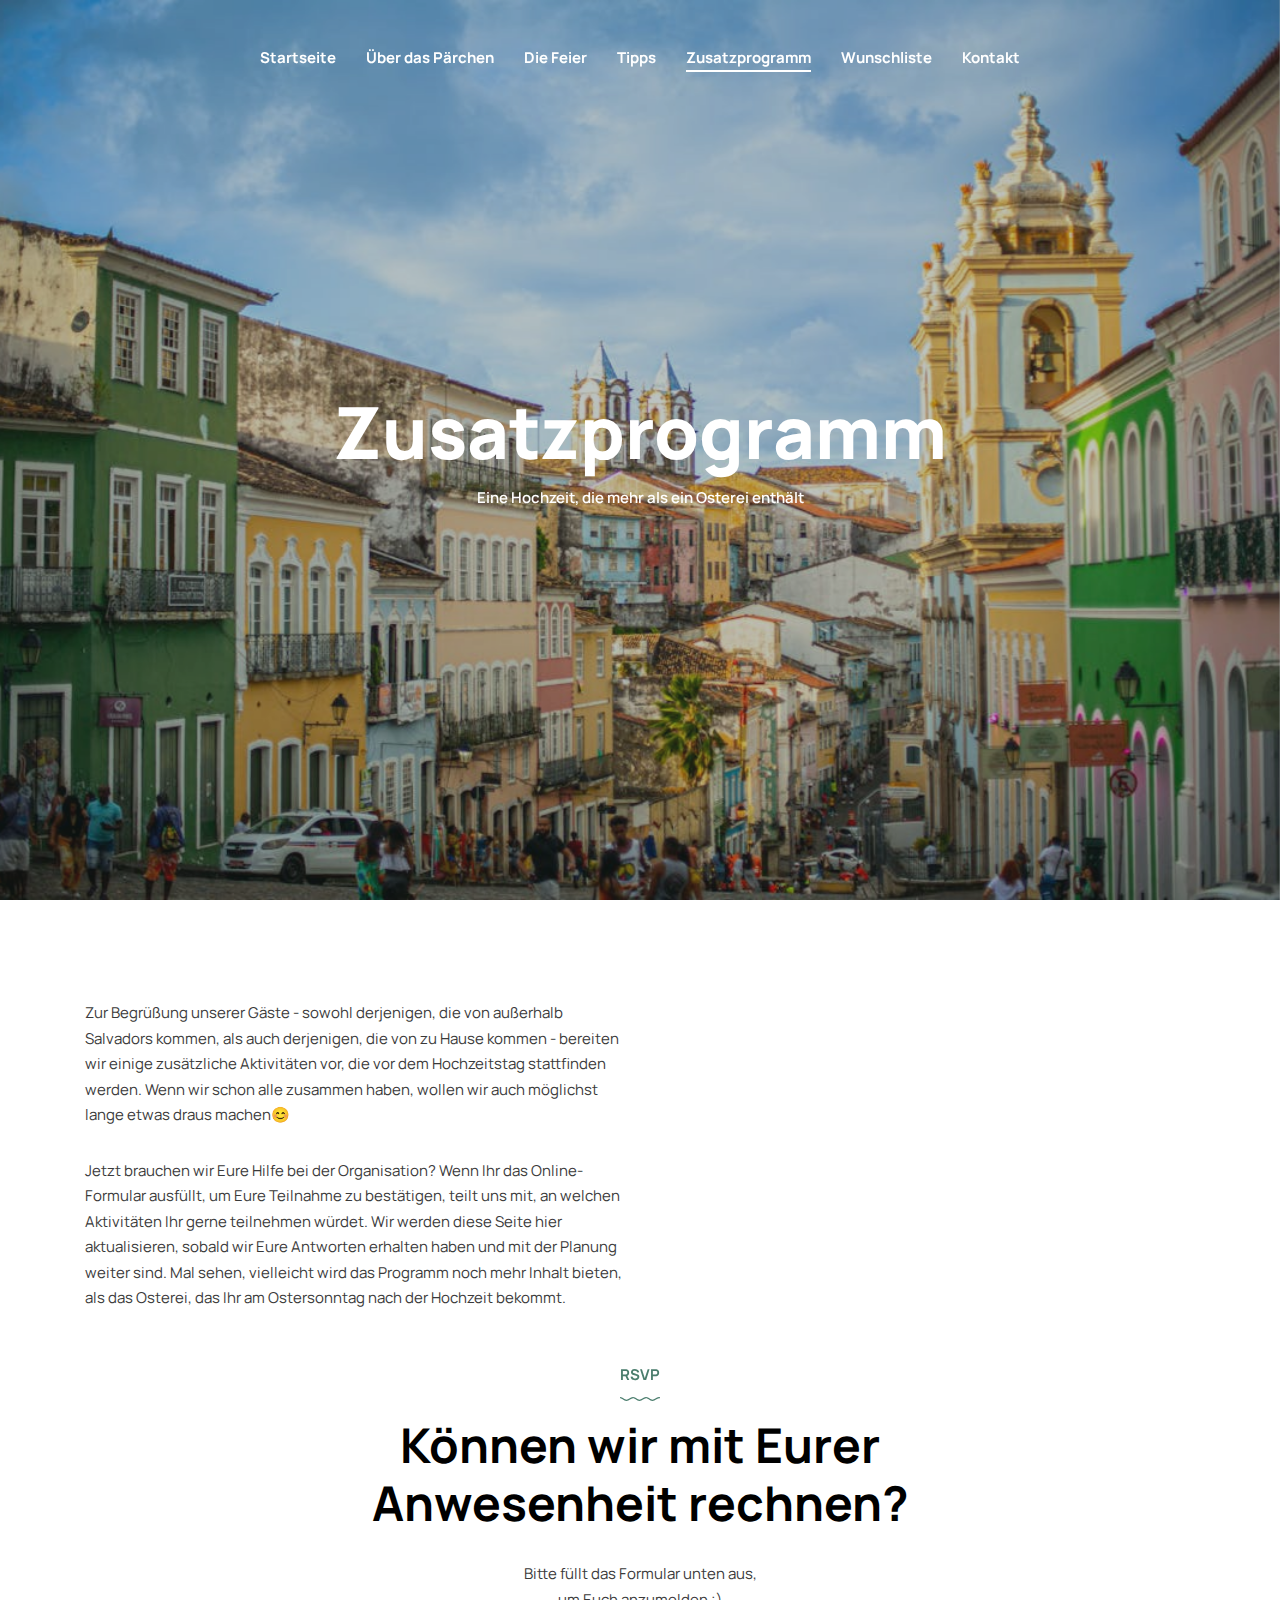
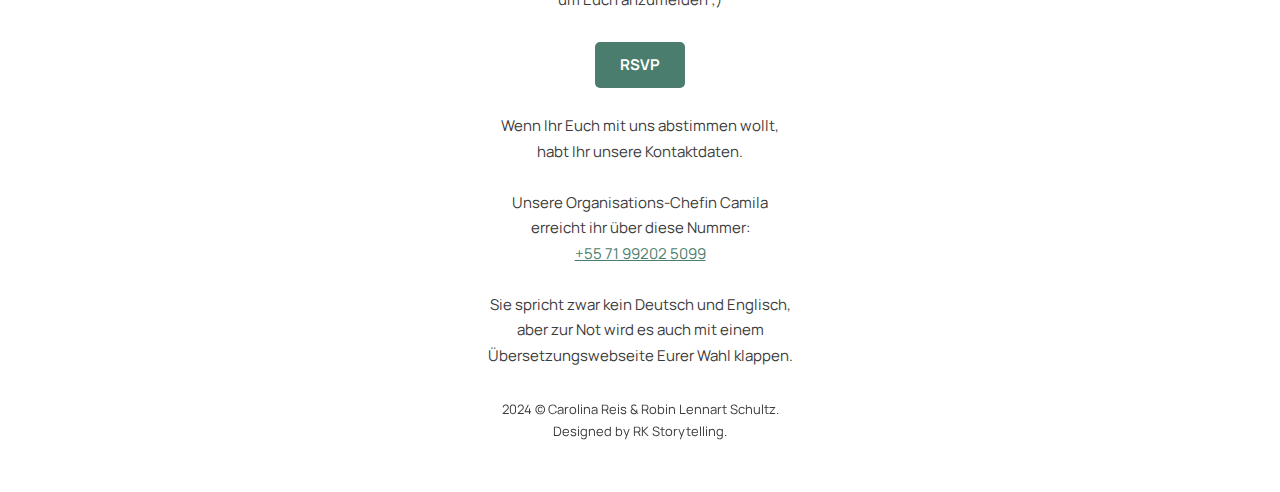
<file: 005_programação extra_de.html>
<!DOCTYPE html>
<html lang="en-US">
	<head>
		<meta charset="UTF-8">
		<meta name="viewport" content="width=device-width, initial-scale=1.0">
		<title>Carolina & Robin - Programação extra</title>
		<!-- Google Fonts -->
		<link rel="preconnect" href="https://fonts.googleapis.com">
		<link rel="preconnect" href="https://fonts.gstatic.com" crossorigin>
		<link href="https://fonts.googleapis.com/css2?family=Manrope:wght@400;500;600;700;800&display=swap" rel="stylesheet">
		<!-- Bootstrap CSS -->
		<link rel='stylesheet' id='bootstrap-css'  href='css/bootstrap/css/bootstrap.min.css' type='text/css' media='all' />
		<!-- Font Awesome Icons CSS -->
		<link rel='stylesheet' id='font-awesome'  href='css/fontawesome/css/font-awesome.min.css' type='text/css' media='all' />
		<!-- Main CSS File -->
		<link rel='stylesheet' id='tilia-style-css'  href='style.css' type='text/css' media='all' />
		<!-- favicons -->
		<link rel="icon" href="images/icons/favicon-32x32.png" sizes="32x32" />
		<link rel="icon" href="images/icons/favicon-192x192.png" sizes="192x192" />
		<link rel="apple-touch-icon-precomposed" href="images/icons/favicon-180x180.png" />
	</head>
	<body class="home">
		<div class="menu-mask">
			<!-- MOBILE MENU HOLDER -->
			<div class="container mobile-menu-holder">
				<div class="row">
					<div class="col-md-12">
						<button class="exit-mobile">
							<svg version="1.1" id="btn-menu-close" xmlns="http://www.w3.org/2000/svg" xmlns:xlink="http://www.w3.org/1999/xlink" x="0px" y="0px" viewBox="0 0 16 16" style="enable-background:new 0 0 16 16;" xml:space="preserve">
								<path d="M15.4,15.3l-0.1,0.1c-0.7,0.7-1.9,0.7-2.6,0L0.6,3.3c-0.7-0.7-0.7-1.9,0-2.6l0.1-0.1c0.7-0.7,1.9-0.7,2.6,0l12.1,12.1
									C16.2,13.4,16.2,14.6,15.4,15.3z"></path>
								<path d="M0.7,15.4l-0.1-0.1c-0.7-0.7-0.7-1.9,0-2.6L12.7,0.6c0.7-0.7,1.9-0.7,2.6,0l0.1,0.1c0.7,0.7,0.7,1.9,0,2.6L3.3,15.4
									C2.6,16.2,1.4,16.2,0.7,15.4z"></path>
							</svg>
						</button>
					</div>
				</div>
				<div class="row">
					<div class="col-lg-7">
						<!-- MOBILE MENU -->
						<ul class="menu-mobile">
							<li class="menu-item">
								<a href="001_index_de.html">Startseite</a>
								
							</li>
							<li class="menu-item">
								<a href="002_sobre nós_de.html">Über das Pärchen</a>
								
							</li>
							<li class="menu-item">
								<a href="003_celebração_de.html">Die Feier</a>
								
							</li>
							<li class="menu-item">
								<a href="004_dicas_de.html">Tipps</a>
								
							</li>
							<li class="menu-item current-menu-item">
								<a href="005_programação extra_de.html">Zusatzprogramm</a>
								
							</li>
							<li class="menu-item">
								<a href="006_lista de presentes_de.html">Wunschliste</a>
								
							</li>
							<li class="menu-item">
								<a href="007_contato_de.html">Kontakt</a>
								
							</li>
						</ul>
						<!-- /MOBILE MENU -->
					</div>
					<!-- /col-lg-7 -->
					<div class="col-lg-5">
						<div class="menu-contact">
							<div class="mobile-content">
								
							</div>
						</div>
					</div>
					<!-- /col-lg-5 -->
				</div>
				<!-- /row -->
			</div>
			<!-- /container -->
		</div>
		<!-- /MOBILE MENU HOLDER -->
		<!-- HEADER -->
		<header class="main-header header-5">
			<div class="container">
				<div class="top-header top-header-5">
					
					<!-- mobile menu button -->
					<div class="nav-button-holder nav-button-holder-5">
						<button type="button" class="nav-button">
							<svg version="1.1" id="btn-menu-open" xmlns="http://www.w3.org/2000/svg" xmlns:xlink="http://www.w3.org/1999/xlink" x="0px" y="0px" viewBox="0 0 16 16" style="enable-background:new 0 0 16 16;" xml:space="preserve">
								<g>
									<path d="M2,4L2,4C0.9,4,0,3.1,0,2v0c0-1.1,0.9-2,2-2h0c1.1,0,2,0.9,2,2v0C4,3.1,3.1,4,2,4z"></path>
									<path d="M8,4L8,4C6.9,4,6,3.1,6,2v0c0-1.1,0.9-2,2-2h0c1.1,0,2,0.9,2,2v0C10,3.1,9.1,4,8,4z"></path>
									<path d="M14,4L14,4c-1.1,0-2-0.9-2-2v0c0-1.1,0.9-2,2-2h0c1.1,0,2,0.9,2,2v0C16,3.1,15.1,4,14,4z"></path>
									<path d="M2,10L2,10c-1.1,0-2-0.9-2-2v0c0-1.1,0.9-2,2-2h0c1.1,0,2,0.9,2,2v0C4,9.1,3.1,10,2,10z"></path>
									<path d="M8,10L8,10c-1.1,0-2-0.9-2-2v0c0-1.1,0.9-2,2-2h0c1.1,0,2,0.9,2,2v0C10,9.1,9.1,10,8,10z"></path>
									<path d="M14,10L14,10c-1.1,0-2-0.9-2-2v0c0-1.1,0.9-2,2-2h0c1.1,0,2,0.9,2,2v0C16,9.1,15.1,10,14,10z"></path>
									<path d="M2,16L2,16c-1.1,0-2-0.9-2-2v0c0-1.1,0.9-2,2-2h0c1.1,0,2,0.9,2,2v0C4,15.1,3.1,16,2,16z"></path>
									<path d="M8,16L8,16c-1.1,0-2-0.9-2-2v0c0-1.1,0.9-2,2-2h0c1.1,0,2,0.9,2,2v0C10,15.1,9.1,16,8,16z"></path>
									<path d="M14,16L14,16c-1.1,0-2-0.9-2-2v0c0-1.1,0.9-2,2-2h0c1.1,0,2,0.9,2,2v0C16,15.1,15.1,16,14,16z"></path>
								</g>
							</svg>
						</button>
					</div>
					<!-- /mobile menu button -->
				</div>
				<!-- /top-header -->
				<div class="header-container5">
					<nav class="nav-holder nav-holder-5">
						<ul class="menu-nav">
							<li class="menu-item">
								<a href="001_index_de.html">Startseite</a>
								
							</li>
							<li class="menu-item">
								<a href="002_sobre nós_de.html">Über das Pärchen</a>
								
							</li>
							<li class="menu-item">
								<a href="003_celebração_de.html">Die Feier</a>
								
							</li>
							<li class="menu-item">
								<a href="004_dicas_de.html">Tipps</a>
								
							</li>
							<li class="menu-item current-menu-item">
								<a href="005_programação extra_de.html">Zusatzprogramm</a>
								
							</li>
							<li class="menu-item">
								<a href="006_lista de presentes_de.html">Wunschliste</a>
								
							</li>
							<li class="menu-item">
								<a href="007_contato_de.html">Kontakt</a>
								
							</li>
						</ul>
					</nav>
				</div>
			</div>
		</header>
		<!-- /HEADER -->
		<!-- TOP HEADER IMAGE -->
		<div class="top-single-bkg topsinglepage">
			<div class="topsingleimg"> <img src="images/crerls_programação extra_foto de leonardo dourado.jpeg" alt="" width="1920" height="1080"></div>
			<div class="inner-desc">
				<div class="container">
					<h1 class="display-2 single-post-title">Zusatzprogramm</h1>
					<span class="post-subtitle">Eine Hochzeit, die mehr als ein Osterei enthält</span>
				</div>
			</div>
		</div>
		<!-- /TOP HEADER IMAGE -->
			<!-- SECTION 2 -->
			<div id="team-3-2" class="section-holder team-3-2">
				<div class="container">
					<div class="row">
						<div class="col-lg-6 tablet-margin-b50">
							<p>Zur Begrüßung unserer Gäste - sowohl derjenigen, die von außerhalb Salvadors kommen, als auch derjenigen, die von zu Hause kommen - bereiten wir einige zusätzliche Aktivitäten vor, die vor dem Hochzeitstag stattfinden werden. Wenn wir schon alle zusammen haben, wollen wir auch möglichst lange etwas draus machen😊</p>
							<p>Jetzt brauchen wir Eure Hilfe bei der Organisation? Wenn Ihr das Online-Formular ausfüllt, um Eure Teilnahme zu bestätigen, teilt uns mit, an welchen Aktivitäten Ihr gerne teilnehmen würdet. Wir werden diese Seite hier aktualisieren, sobald wir Eure Antworten erhalten haben und mit der Planung weiter sind. Mal sehen, vielleicht wird das Programm noch mehr Inhalt bieten, als das Osterei, das Ihr am Ostersonntag nach der Hochzeit bekommt.</p>
							<br><br>
						</div>
						<!-- /col-lg-6 -->
						
						<!-- /col-lg-6 -->
					</div>
					<!-- /row -->	
				</div>
				<!-- /container -->
			</div>
			<!-- /SECTION 2 -->
			<!-- SECTION 3 -->
<div id="aboutus-2-5" class="section-holder aboutus-2-5">
	<div class="container">
		<div class="row">
			<div class="col-lg-12">
				<div class="padding-lr200 alignc">
					<div class="el-smalltitle">RSVP</div>
							<h2 class="display-4 margin-b30">Können wir mit Eurer Anwesenheit rechnen?</h2>
							<p>Bitte füllt das Formular unten aus, 
							<br>um Euch anzumelden ;)</p>
							<a href="https://forms.office.com/r/er5kuqPQqU" class="read-more margin-t30">RSVP</a>
							<br><br>Wenn Ihr Euch mit uns abstimmen wollt, 
							<br>habt Ihr unsere Kontaktdaten. 
							<br><br>Unsere Organisations-Chefin Camila 
							<br>erreicht ihr über diese Nummer: 
							<br><a href=https://wa.me/557192025099><u>+55 71 99202 5099</u></a>
							<br><br>Sie spricht zwar kein Deutsch und Englisch, 
							<br>aber zur Not wird es auch mit einem 
							<br>Übersetzungswebseite Eurer Wahl klappen.
				</div>
			</div>
			<!-- /col-lg-12 -->
		</div>
		<!-- /row -->
	</div>
	<!-- /container -->
</div>

			<!-- /SECTION 3 -->
		</div>
		<!-- /WRAP CONTENT -->
		<!-- FOOTER -->
		
		<footer>
			<div class="container">
					<div class="row">
						
				<div class="copyright">
					<div class="footer-copy"> <span class="footer-year">2024</span> &copy; Carolina Reis & Robin Lennart Schultz. <br>Designed by RK Storytelling.</div>
				</div>
			</div>
		</footer>
		<!-- /FOOTER -->
		<div class="scrollup">
			<a class="scrolltop" href="#">
			<i class="fa fa-chevron-up"></i>
			</a>
		</div>
		<!-- JS --> 
		<script src='js/jquery.js'></script>
		<script src='js/jquery-migrate.min.js'></script>
		<script src='css/bootstrap/js/popper.min.js'></script>
		<script src='css/bootstrap/js/bootstrap.min.js'></script>
		<script src='js/jquery.easing.min.js'></script>
		<script src='js/swiper.js'></script>
		<script src='js/isotope.js'></script>
		<script src='js/simple-lightbox.js'></script>
		<!-- MAIN JS -->
		<script src='js/init.js'></script>
	</body>
</html>
</file>
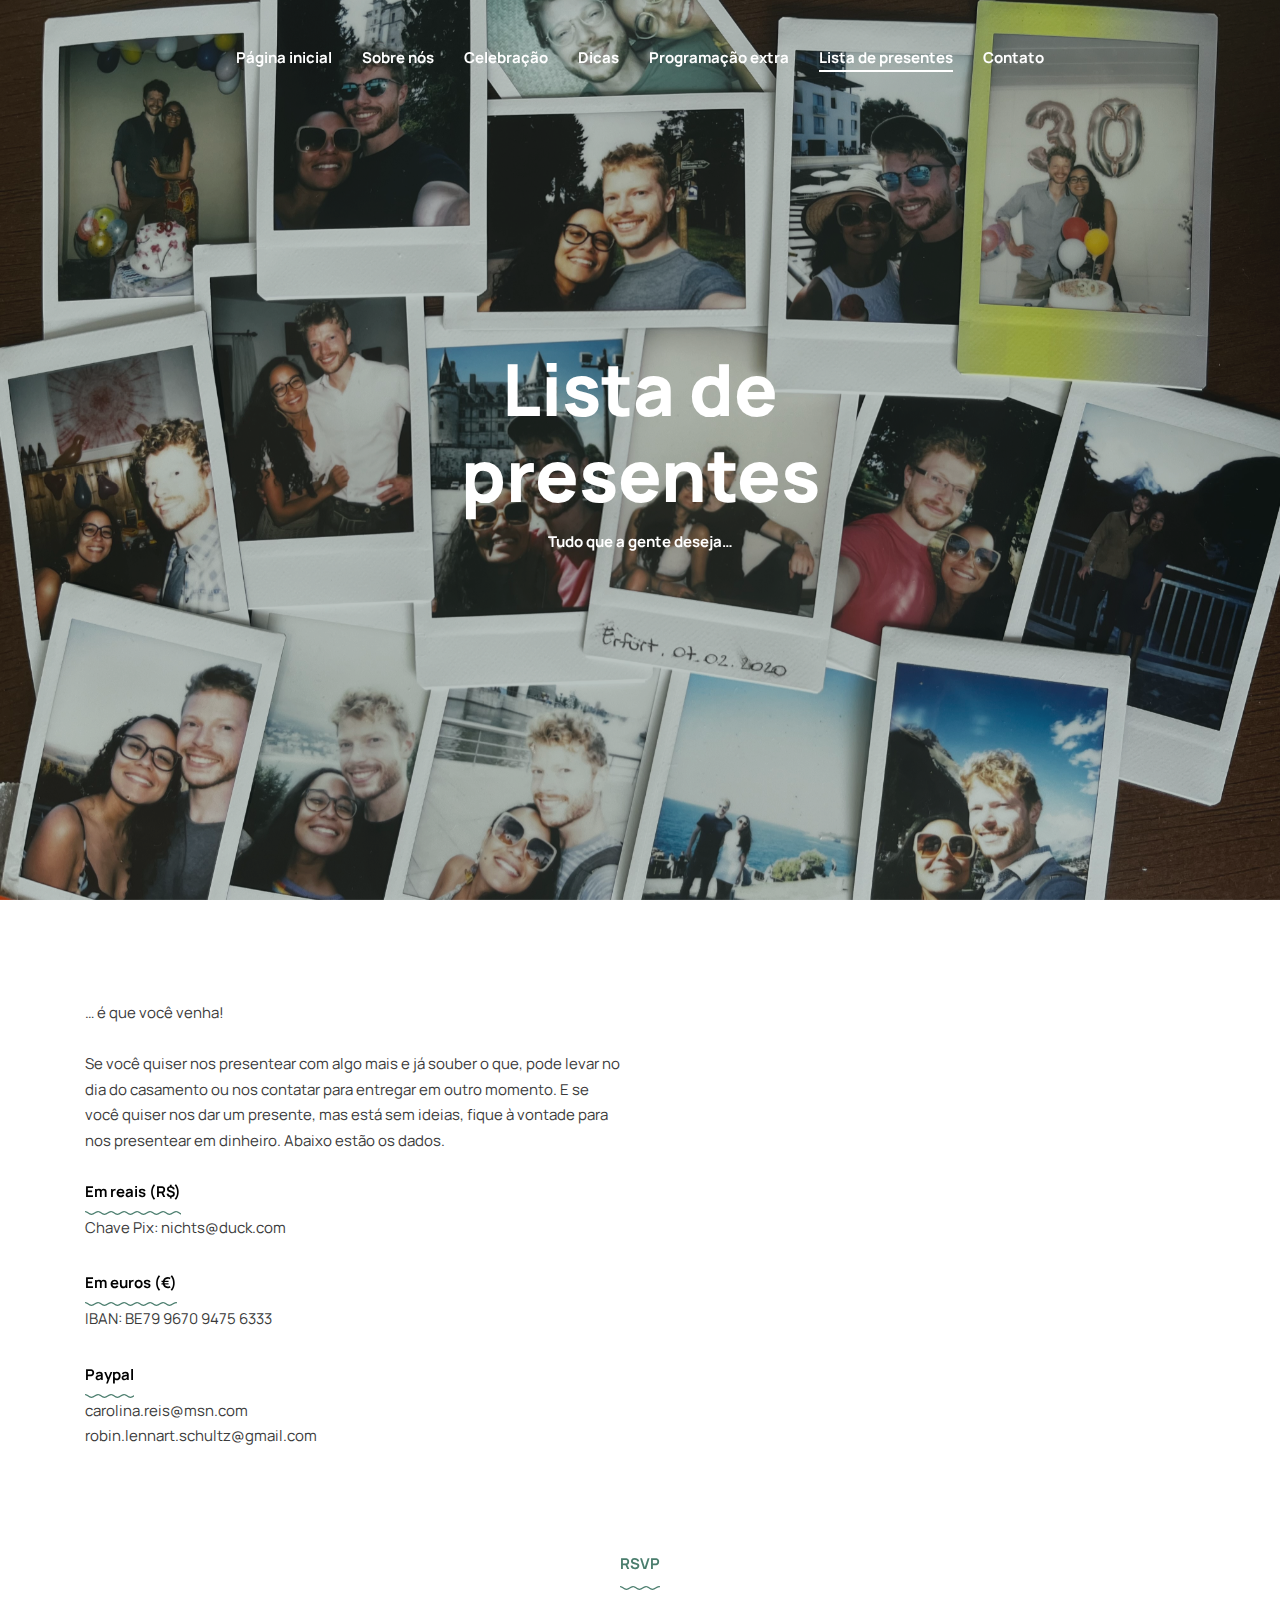
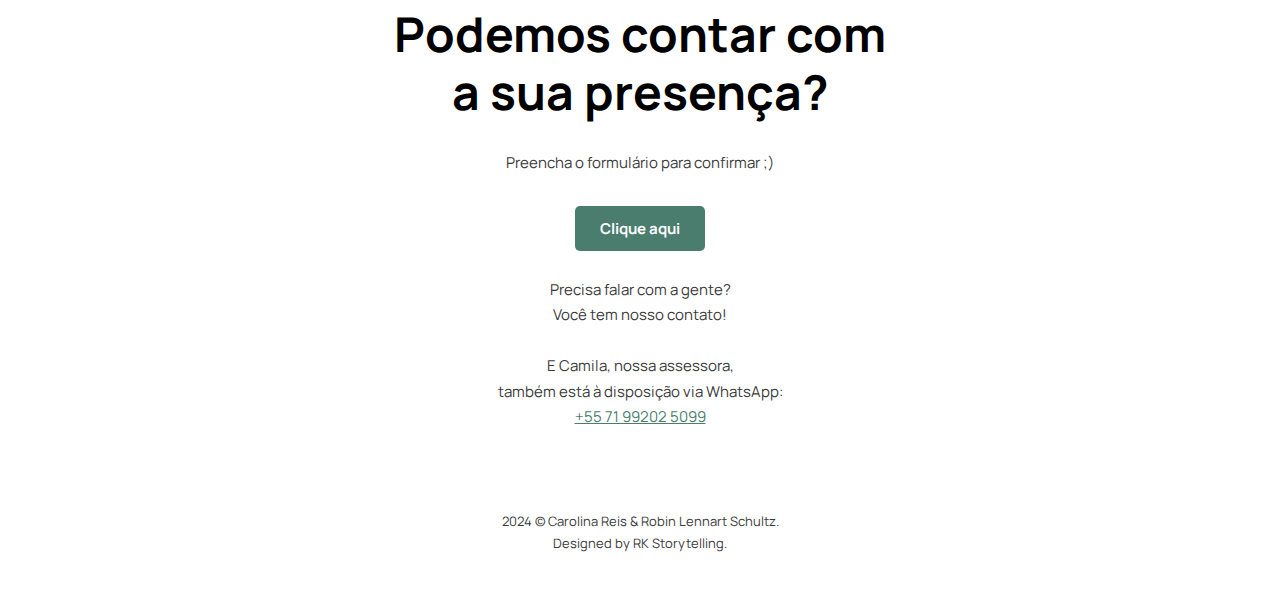
<file: 006_lista de presentes.html>
<!DOCTYPE html>
<html lang="en-US">
	<head>
		<meta charset="UTF-8">
		<meta name="viewport" content="width=device-width, initial-scale=1.0">
		<title>Carolina & Robin - Lista de presentes</title>
		<!-- Google Fonts -->
		<link rel="preconnect" href="https://fonts.googleapis.com">
		<link rel="preconnect" href="https://fonts.gstatic.com" crossorigin>
		<link href="https://fonts.googleapis.com/css2?family=Manrope:wght@400;500;600;700;800&display=swap" rel="stylesheet">
		<!-- Bootstrap CSS -->
		<link rel='stylesheet' id='bootstrap-css'  href='css/bootstrap/css/bootstrap.min.css' type='text/css' media='all' />
		<!-- Font Awesome Icons CSS -->
		<link rel='stylesheet' id='font-awesome'  href='css/fontawesome/css/font-awesome.min.css' type='text/css' media='all' />
		<!-- Main CSS File -->
		<link rel='stylesheet' id='tilia-style-css'  href='style.css' type='text/css' media='all' />
		<!-- favicons -->
		<link rel="icon" href="images/icons/favicon-32x32.png" sizes="32x32" />
		<link rel="icon" href="images/icons/favicon-192x192.png" sizes="192x192" />
		<link rel="apple-touch-icon-precomposed" href="images/icons/favicon-180x180.png" />
	</head>
	<body class="home">
		<div class="menu-mask">
			<!-- MOBILE MENU HOLDER -->
			<div class="container mobile-menu-holder">
				<div class="row">
					<div class="col-md-12">
						<button class="exit-mobile">
							<svg version="1.1" id="btn-menu-close" xmlns="http://www.w3.org/2000/svg" xmlns:xlink="http://www.w3.org/1999/xlink" x="0px" y="0px" viewBox="0 0 16 16" style="enable-background:new 0 0 16 16;" xml:space="preserve">
								<path d="M15.4,15.3l-0.1,0.1c-0.7,0.7-1.9,0.7-2.6,0L0.6,3.3c-0.7-0.7-0.7-1.9,0-2.6l0.1-0.1c0.7-0.7,1.9-0.7,2.6,0l12.1,12.1
									C16.2,13.4,16.2,14.6,15.4,15.3z"></path>
								<path d="M0.7,15.4l-0.1-0.1c-0.7-0.7-0.7-1.9,0-2.6L12.7,0.6c0.7-0.7,1.9-0.7,2.6,0l0.1,0.1c0.7,0.7,0.7,1.9,0,2.6L3.3,15.4
									C2.6,16.2,1.4,16.2,0.7,15.4z"></path>
							</svg>
						</button>
					</div>
				</div>
				<div class="row">
					<div class="col-lg-7">
						<!-- MOBILE MENU -->
						<ul class="menu-mobile">
							<li class="menu-item">
								<a href="001_index.html">Página inicial</a>
								
							</li>
							<li class="menu-item">
								<a href="002_sobre nós.html">Sobre nós</a>
								
							</li>
							<li class="menu-item">
								<a href="003_celebração.html">Celebração</a>
								
							</li>
							<li class="menu-item">
								<a href="004_dicas.html">Dicas</a>
								
							</li>
							<li class="menu-item">
								<a href="005_programação extra.html">Programação extra</a>
								
							</li>
							<li class="menu-item current-menu-item">
								<a href="006_lista de presentes.html">Lista de presentes</a>
								
							</li>
							<li class="menu-item">
								<a href="007_contato.html">Contato</a>
								
							</li>
						</ul>
						<!-- /MOBILE MENU -->
					</div>
					<!-- /col-lg-7 -->
					
					<!-- /col-lg-5 -->
				</div>
				<!-- /row -->
			</div>
			<!-- /container -->
		</div>
		<!-- /MOBILE MENU HOLDER -->
		<!-- HEADER -->
		<header class="main-header header-5">
			<div class="container">
				<div class="top-header top-header-5">
										
					<!-- mobile menu button -->
					<div class="nav-button-holder nav-button-holder-5">
						<button type="button" class="nav-button">
							<svg version="1.1" id="btn-menu-open" xmlns="http://www.w3.org/2000/svg" xmlns:xlink="http://www.w3.org/1999/xlink" x="0px" y="0px" viewBox="0 0 16 16" style="enable-background:new 0 0 16 16;" xml:space="preserve">
								<g>
									<path d="M2,4L2,4C0.9,4,0,3.1,0,2v0c0-1.1,0.9-2,2-2h0c1.1,0,2,0.9,2,2v0C4,3.1,3.1,4,2,4z"></path>
									<path d="M8,4L8,4C6.9,4,6,3.1,6,2v0c0-1.1,0.9-2,2-2h0c1.1,0,2,0.9,2,2v0C10,3.1,9.1,4,8,4z"></path>
									<path d="M14,4L14,4c-1.1,0-2-0.9-2-2v0c0-1.1,0.9-2,2-2h0c1.1,0,2,0.9,2,2v0C16,3.1,15.1,4,14,4z"></path>
									<path d="M2,10L2,10c-1.1,0-2-0.9-2-2v0c0-1.1,0.9-2,2-2h0c1.1,0,2,0.9,2,2v0C4,9.1,3.1,10,2,10z"></path>
									<path d="M8,10L8,10c-1.1,0-2-0.9-2-2v0c0-1.1,0.9-2,2-2h0c1.1,0,2,0.9,2,2v0C10,9.1,9.1,10,8,10z"></path>
									<path d="M14,10L14,10c-1.1,0-2-0.9-2-2v0c0-1.1,0.9-2,2-2h0c1.1,0,2,0.9,2,2v0C16,9.1,15.1,10,14,10z"></path>
									<path d="M2,16L2,16c-1.1,0-2-0.9-2-2v0c0-1.1,0.9-2,2-2h0c1.1,0,2,0.9,2,2v0C4,15.1,3.1,16,2,16z"></path>
									<path d="M8,16L8,16c-1.1,0-2-0.9-2-2v0c0-1.1,0.9-2,2-2h0c1.1,0,2,0.9,2,2v0C10,15.1,9.1,16,8,16z"></path>
									<path d="M14,16L14,16c-1.1,0-2-0.9-2-2v0c0-1.1,0.9-2,2-2h0c1.1,0,2,0.9,2,2v0C16,15.1,15.1,16,14,16z"></path>
								</g>
							</svg>
						</button>
					</div>
					<!-- /mobile menu button -->
				</div>
				<!-- /top-header -->
				<div class="header-container5">
					<nav class="nav-holder nav-holder-5">
						<ul class="menu-nav">
							<li class="menu-item">
								<a href="001_index.html">Página inicial</a>
								
							</li>
							<li class="menu-item">
								<a href="002_sobre nós.html">Sobre nós</a>
								
							</li>
							<li class="menu-item">
								<a href="003_celebração.html">Celebração</a>
								
							</li>
							<li class="menu-item">
								<a href="004_dicas.html">Dicas</a>
								
							</li>
							<li class="menu-item">
								<a href="005_programação extra.html">Programação extra</a>
								
							</li>
							<li class="menu-item current-menu-item">
								<a href="006_lista de presentes.html">Lista de presentes</a>
								
							</li>
							<li class="menu-item">
								<a href="007_contato.html">Contato</a>
								
							</li>
						</ul>
					</nav>
				</div>
			</div>
		</header>
		<!-- /HEADER -->
		<!-- TOP HEADER IMAGE -->
		<div class="top-single-bkg topsinglepage">
			<div class="topsingleimg"> <img src="images/crerls_listadepresentes.jpg" alt="" width="1920" height="1080"></div>
			<div class="inner-desc">
				<div class="container">
					<h1 class="display-2 single-post-title">Lista de <br>presentes</h1>
					<span class="post-subtitle"><b>Tudo que a gente deseja…</b></span>
				</div>
			</div>
		</div>
		<!-- /TOP HEADER IMAGE -->
		<!-- WRAP CONTENT -->
		<div id="wrap-content" class="page-content custom-page-template">
			<!-- SECTION 1 -->
			
			<!-- /SECTION 1 -->
			
			<!-- SECTION 2 -->
			<div id="contact-1-2" class="contact-1-2">
				<div class="container">
					<div class="row">
						<div class="col-lg-6 margin-bm50">
							<p>… é que você venha!
								<br><br>Se você quiser nos presentear com algo mais e já souber o que, pode levar no dia do casamento ou nos contatar para entregar em outro momento. E se você quiser nos dar um presente, mas está sem ideias, fique à vontade para nos presentear em dinheiro. Abaixo estão os dados.<br><br></p>
							<div class="margin-r50">
								<div class="row">
									<div class="col-md-6">
										<h5 class="widgettitle">Em reais (R$)</h5>
										<p> Chave Pix: nichts@duck.com</p>
									
										<h5 class="widgettitle">Em euros (€)</h5>
										<p>IBAN: BE79 9670 9475 6333</p>

										<h5 class="widgettitle">Paypal</h5>
										<p> carolina.reis@msn.com 
										<br>robin.lennart.schultz@gmail.com</p>
										
									</div>
									<!-- /col-md-6 -->
									 
									
								</div>
								<!-- /row -->
							</div>
						</div>
						
					</div>
					<!-- /row -->
				</div>
				<!-- /container -->
			</div>
			<!-- /SECTION 2 -->
		</div>

<!-- SECTION 3 -->
<br><br><br><br>
<div id="aboutus-2-5" class="section-holder aboutus-2-5">
	<div class="container">
		<div class="row">
			<div class="col-lg-12">
				<div class="padding-lr200 alignc">
					<div class="el-smalltitle">RSVP</div>
								<h2 class="display-4 margin-b30">Podemos contar com <br>a sua presença?</h2>
								<p>Preencha o formulário para confirmar ;)</p>
								<a href="https://forms.office.com/r/er5kuqPQqU" class="read-more margin-t30">Clique aqui</a>
								<br><br>Precisa falar com a gente? 
								<br>Você tem nosso contato!
								<br><br>E Camila, nossa assessora, 
								<br>também está à disposição via WhatsApp:
								<br><a href=https://wa.me/557192025099><u>+55 71 99202 5099</u></a>
				</div>
			</div>
			<!-- /col-lg-12 -->
		</div>
		<!-- /row -->
	</div>
	<!-- /container -->
</div>

			<!-- /SECTION 3 -->

		<!-- /WRAP CONTENT -->
		<!-- FOOTER -->
		
		<footer>
			<div class="container">
					<div class="row">
						<div class="col-lg-3 col-sm-6">
							<div class="foo-block">
								<div class="widget_text widget widget-footer">
									
								</div>
							</div>
						</div>
					</div>
				</div>
				<div class="copyright">
					<div class="footer-copy"> <span class="footer-year">2024</span> &copy; Carolina Reis & Robin Lennart Schultz. <br>Designed by RK Storytelling.</div>
				</div>
			</div>
		</footer>
		<!-- /FOOTER -->
		<div class="scrollup">
			<a class="scrolltop" href="#">
			<i class="fa fa-chevron-up"></i>
			</a>
		</div>
		<!-- JS --> 
		<script src='js/jquery.js'></script>
		<script src='js/jquery-migrate.min.js'></script>
		<script src='css/bootstrap/js/popper.min.js'></script>
		<script src='css/bootstrap/js/bootstrap.min.js'></script>
		<script src='js/jquery.easing.min.js'></script>
		<script src='js/swiper.js'></script>
		<script src='js/isotope.js'></script>
		<script src='js/simple-lightbox.js'></script>
		<!-- MAIN JS -->
		<script src='js/init.js'></script>
		<!-- CONTACT FORM JS -->
		<script src='js/jquery.form.min.js'></script>
		<script src='js/contactform.js'></script>
	</body>
</html>
</file>
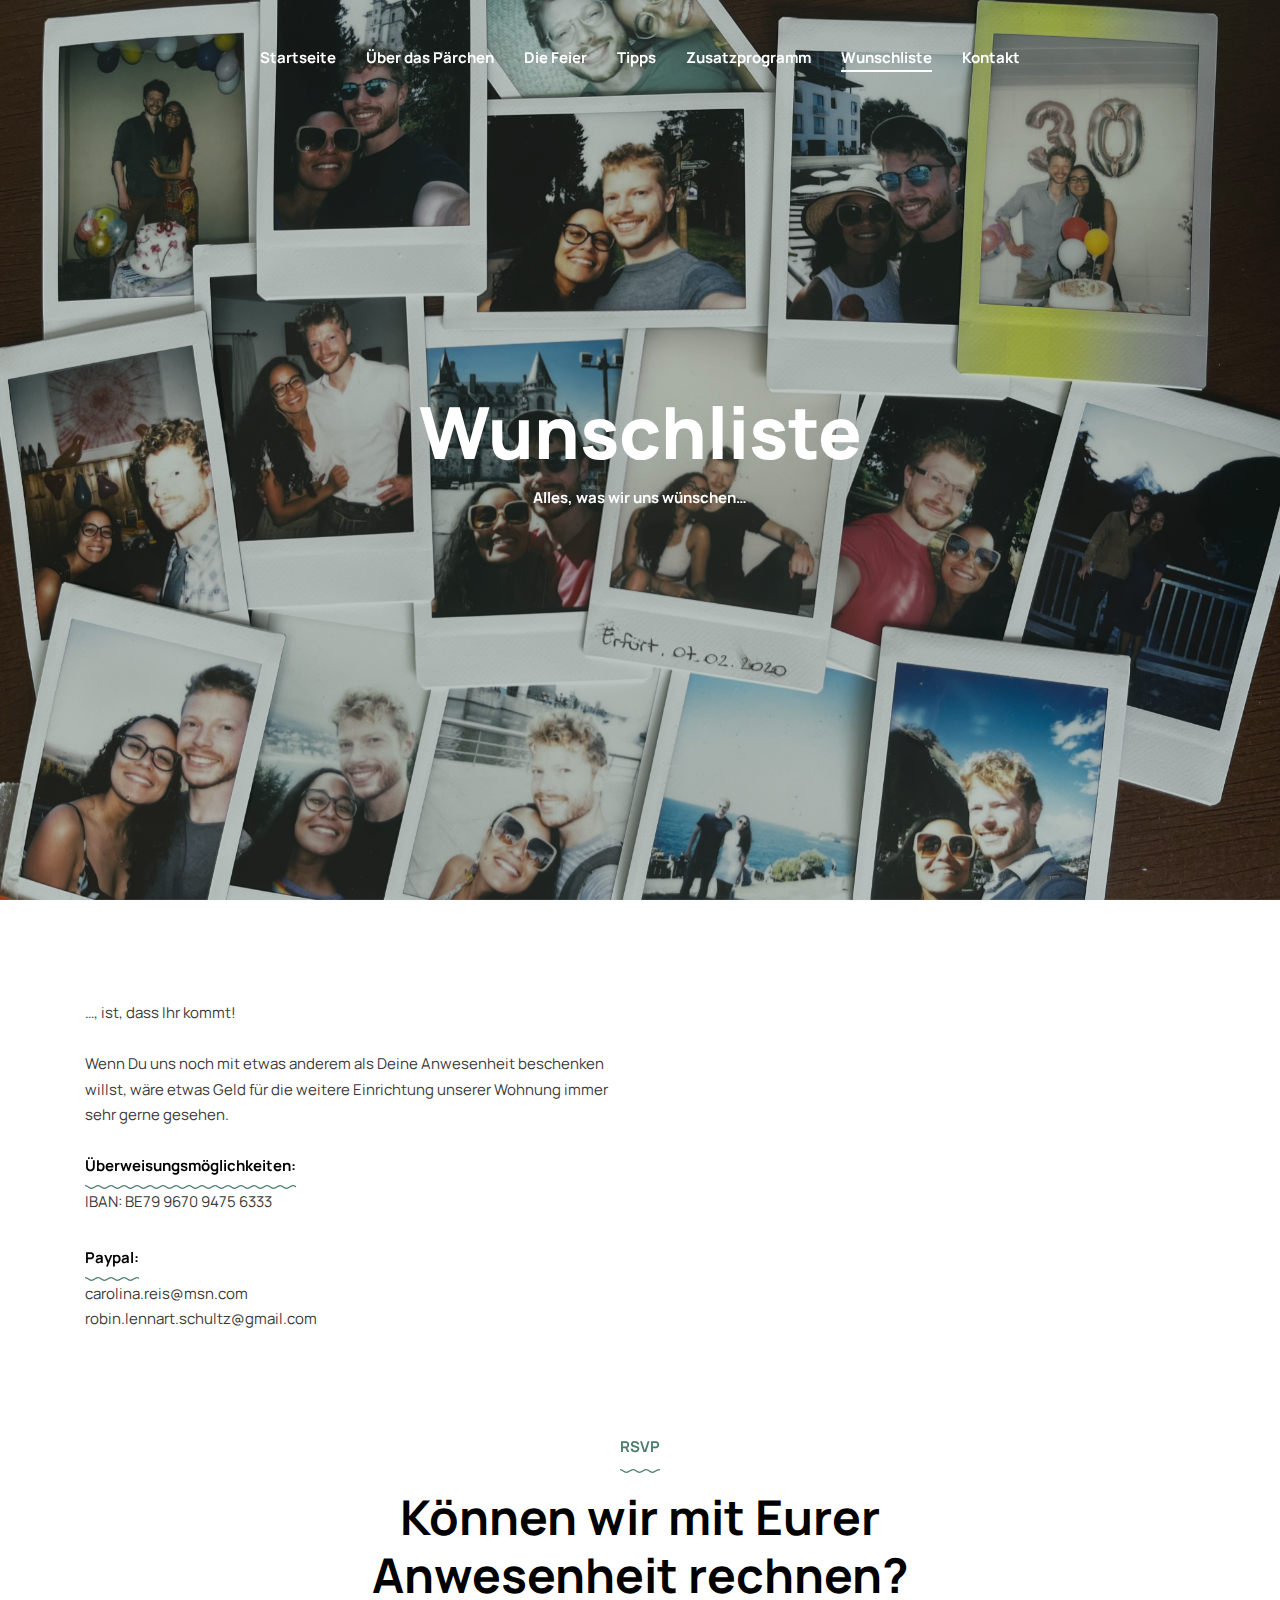
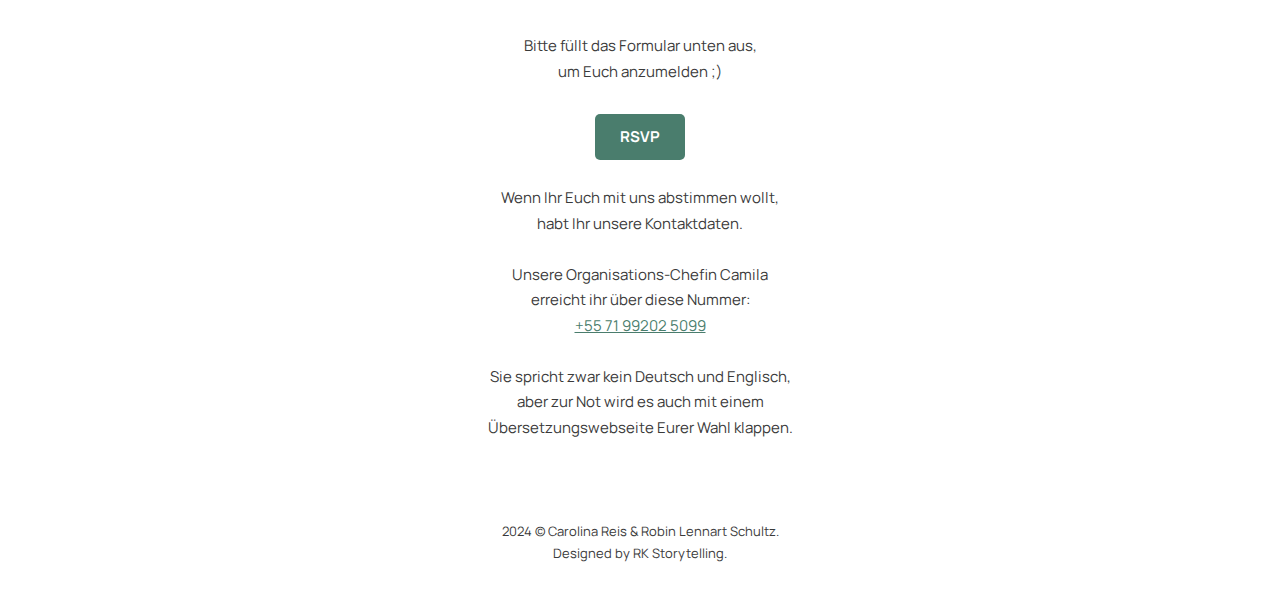
<file: 006_lista de presentes_de.html>
<!DOCTYPE html>
<html lang="en-US">
	<head>
		<meta charset="UTF-8">
		<meta name="viewport" content="width=device-width, initial-scale=1.0">
		<title>Carolina & Robin - Lista de presentes</title>
		<!-- Google Fonts -->
		<link rel="preconnect" href="https://fonts.googleapis.com">
		<link rel="preconnect" href="https://fonts.gstatic.com" crossorigin>
		<link href="https://fonts.googleapis.com/css2?family=Manrope:wght@400;500;600;700;800&display=swap" rel="stylesheet">
		<!-- Bootstrap CSS -->
		<link rel='stylesheet' id='bootstrap-css'  href='css/bootstrap/css/bootstrap.min.css' type='text/css' media='all' />
		<!-- Font Awesome Icons CSS -->
		<link rel='stylesheet' id='font-awesome'  href='css/fontawesome/css/font-awesome.min.css' type='text/css' media='all' />
		<!-- Main CSS File -->
		<link rel='stylesheet' id='tilia-style-css'  href='style.css' type='text/css' media='all' />
		<!-- favicons -->
		<link rel="icon" href="images/icons/favicon-32x32.png" sizes="32x32" />
		<link rel="icon" href="images/icons/favicon-192x192.png" sizes="192x192" />
		<link rel="apple-touch-icon-precomposed" href="images/icons/favicon-180x180.png" />
	</head>
	<body class="home">
		<div class="menu-mask">
			<!-- MOBILE MENU HOLDER -->
			<div class="container mobile-menu-holder">
				<div class="row">
					<div class="col-md-12">
						<button class="exit-mobile">
							<svg version="1.1" id="btn-menu-close" xmlns="http://www.w3.org/2000/svg" xmlns:xlink="http://www.w3.org/1999/xlink" x="0px" y="0px" viewBox="0 0 16 16" style="enable-background:new 0 0 16 16;" xml:space="preserve">
								<path d="M15.4,15.3l-0.1,0.1c-0.7,0.7-1.9,0.7-2.6,0L0.6,3.3c-0.7-0.7-0.7-1.9,0-2.6l0.1-0.1c0.7-0.7,1.9-0.7,2.6,0l12.1,12.1
									C16.2,13.4,16.2,14.6,15.4,15.3z"></path>
								<path d="M0.7,15.4l-0.1-0.1c-0.7-0.7-0.7-1.9,0-2.6L12.7,0.6c0.7-0.7,1.9-0.7,2.6,0l0.1,0.1c0.7,0.7,0.7,1.9,0,2.6L3.3,15.4
									C2.6,16.2,1.4,16.2,0.7,15.4z"></path>
							</svg>
						</button>
					</div>
				</div>
				<div class="row">
					<div class="col-lg-7">
						<!-- MOBILE MENU -->
						<ul class="menu-mobile">
							<li class="menu-item">
								<a href="001_index_de.html">Startseite</a>
								
							</li>
							<li class="menu-item">
								<a href="002_sobre nós_de.html">Über das Pärchen</a>
								
							</li>
							<li class="menu-item">
								<a href="003_celebração_de.html">Die Feier</a>
								
							</li>
							<li class="menu-item">
								<a href="004_dicas_de.html">Tipps</a>
								
							</li>
							<li class="menu-item">
								<a href="005_programação extra_de.html">Zusatzprogramm</a>
								
							</li>
							<li class="menu-item current-menu-item">
								<a href="006_lista de presentes_de.html">Wunschliste</a>
								
							</li>
							<li class="menu-item">
								<a href="007_contato_de.html">Kontakt</a>
								
							</li>
						</ul>
						<!-- /MOBILE MENU -->
					</div>
					<!-- /col-lg-7 -->
					
					<!-- /col-lg-5 -->
				</div>
				<!-- /row -->
			</div>
			<!-- /container -->
		</div>
		<!-- /MOBILE MENU HOLDER -->
		<!-- HEADER -->
		<header class="main-header header-5">
			<div class="container">
				<div class="top-header top-header-5">
										
					<!-- mobile menu button -->
					<div class="nav-button-holder nav-button-holder-5">
						<button type="button" class="nav-button">
							<svg version="1.1" id="btn-menu-open" xmlns="http://www.w3.org/2000/svg" xmlns:xlink="http://www.w3.org/1999/xlink" x="0px" y="0px" viewBox="0 0 16 16" style="enable-background:new 0 0 16 16;" xml:space="preserve">
								<g>
									<path d="M2,4L2,4C0.9,4,0,3.1,0,2v0c0-1.1,0.9-2,2-2h0c1.1,0,2,0.9,2,2v0C4,3.1,3.1,4,2,4z"></path>
									<path d="M8,4L8,4C6.9,4,6,3.1,6,2v0c0-1.1,0.9-2,2-2h0c1.1,0,2,0.9,2,2v0C10,3.1,9.1,4,8,4z"></path>
									<path d="M14,4L14,4c-1.1,0-2-0.9-2-2v0c0-1.1,0.9-2,2-2h0c1.1,0,2,0.9,2,2v0C16,3.1,15.1,4,14,4z"></path>
									<path d="M2,10L2,10c-1.1,0-2-0.9-2-2v0c0-1.1,0.9-2,2-2h0c1.1,0,2,0.9,2,2v0C4,9.1,3.1,10,2,10z"></path>
									<path d="M8,10L8,10c-1.1,0-2-0.9-2-2v0c0-1.1,0.9-2,2-2h0c1.1,0,2,0.9,2,2v0C10,9.1,9.1,10,8,10z"></path>
									<path d="M14,10L14,10c-1.1,0-2-0.9-2-2v0c0-1.1,0.9-2,2-2h0c1.1,0,2,0.9,2,2v0C16,9.1,15.1,10,14,10z"></path>
									<path d="M2,16L2,16c-1.1,0-2-0.9-2-2v0c0-1.1,0.9-2,2-2h0c1.1,0,2,0.9,2,2v0C4,15.1,3.1,16,2,16z"></path>
									<path d="M8,16L8,16c-1.1,0-2-0.9-2-2v0c0-1.1,0.9-2,2-2h0c1.1,0,2,0.9,2,2v0C10,15.1,9.1,16,8,16z"></path>
									<path d="M14,16L14,16c-1.1,0-2-0.9-2-2v0c0-1.1,0.9-2,2-2h0c1.1,0,2,0.9,2,2v0C16,15.1,15.1,16,14,16z"></path>
								</g>
							</svg>
						</button>
					</div>
					<!-- /mobile menu button -->
				</div>
				<!-- /top-header -->
				<div class="header-container5">
					<nav class="nav-holder nav-holder-5">
						<ul class="menu-nav">
							<li class="menu-item">
								<a href="001_index_de.html">Startseite</a>
								
							</li>
							<li class="menu-item">
								<a href="002_sobre nós_de.html">Über das Pärchen</a>
								
							</li>
							<li class="menu-item">
								<a href="003_celebração_de.html">Die Feier</a>
								
							</li>
							<li class="menu-item">
								<a href="004_dicas_de.html">Tipps</a>
								
							</li>
							<li class="menu-item">
								<a href="005_programação extra_de.html">Zusatzprogramm</a>
								
							</li>
							<li class="menu-item current-menu-item">
								<a href="006_lista de presentes_de.html">Wunschliste</a>
								
							</li>
							<li class="menu-item">
								<a href="007_contato_de.html">Kontakt</a>
								
							</li>
						</ul>
					</nav>
				</div>
			</div>
		</header>
		<!-- /HEADER -->
		<!-- TOP HEADER IMAGE -->
		<div class="top-single-bkg topsinglepage">
			<div class="topsingleimg"> <img src="images/crerls_listadepresentes.jpg" alt="" width="1920" height="1080"></div>
			<div class="inner-desc">
				<div class="container">
					<h1 class="display-2 single-post-title">Wunschliste</h1>
					<span class="post-subtitle"><b>Alles, was wir uns wünschen…</b></span>
				</div>
			</div>
		</div>
		<!-- /TOP HEADER IMAGE -->
		<!-- WRAP CONTENT -->
		<div id="wrap-content" class="page-content custom-page-template">
			<!-- SECTION 1 -->
			
			<!-- /SECTION 1 -->
			
			<!-- SECTION 2 -->
			<div id="contact-1-2" class="contact-1-2">
				<div class="container">
					<div class="row">
						<div class="col-lg-6 margin-bm50">
							<p>…, ist, dass Ihr kommt!

								<br><br>Wenn Du uns noch mit etwas anderem als Deine Anwesenheit beschenken willst, wäre etwas Geld für die weitere Einrichtung unserer Wohnung immer sehr gerne gesehen.
								<br><br></p>
							<div class="margin-r50">
								<div class="row">
									<div class="col-md-6">
										<h5 class="widgettitle">Überweisungsmöglichkeiten:</h5>
										<p>IBAN: BE79 9670 9475 6333</p>
									
										<h5 class="widgettitle">Paypal:</h5>
										<p>carolina.reis@msn.com 
										<br>robin.lennart.schultz@gmail.com</p>

									</div>
									<!-- /col-md-6 -->
									 
									
								</div>
								<!-- /row -->
							</div>
						</div>
						
					</div>
					<!-- /row -->
				</div>
				<!-- /container -->
			</div>
			<!-- /SECTION 2 -->
		</div>

<!-- SECTION 3 -->
<br><br><br><br>
<div id="aboutus-2-5" class="section-holder aboutus-2-5">
	<div class="container">
		<div class="row">
			<div class="col-lg-12">
				<div class="padding-lr200 alignc">
					<div class="el-smalltitle">RSVP</div>
							<h2 class="display-4 margin-b30">Können wir mit Eurer Anwesenheit rechnen?</h2>
							<p>Bitte füllt das Formular unten aus, 
							<br>um Euch anzumelden ;)</p>
							<a href="https://forms.office.com/r/er5kuqPQqU" class="read-more margin-t30">RSVP</a>
							<br><br>Wenn Ihr Euch mit uns abstimmen wollt, 
							<br>habt Ihr unsere Kontaktdaten. 
							<br><br>Unsere Organisations-Chefin Camila 
							<br>erreicht ihr über diese Nummer: 
							<br><a href=https://wa.me/557192025099><u>+55 71 99202 5099</u></a>
							<br><br>Sie spricht zwar kein Deutsch und Englisch, 
							<br>aber zur Not wird es auch mit einem 
							<br>Übersetzungswebseite Eurer Wahl klappen.
				</div>
			</div>
			<!-- /col-lg-12 -->
		</div>
		<!-- /row -->
	</div>
	<!-- /container -->
</div>

			<!-- /SECTION 3 -->

		<!-- /WRAP CONTENT -->
		<!-- FOOTER -->
		
		<footer>
			<div class="container">
					<div class="row">
						<div class="col-lg-3 col-sm-6">
							<div class="foo-block">
								<div class="widget_text widget widget-footer">
									
								</div>
							</div>
						</div>
					</div>
				</div>
				<div class="copyright">
					<div class="footer-copy"> <span class="footer-year">2024</span> &copy; Carolina Reis & Robin Lennart Schultz. <br>Designed by RK Storytelling.</div>
				</div>
			</div>
		</footer>
		<!-- /FOOTER -->
		<div class="scrollup">
			<a class="scrolltop" href="#">
			<i class="fa fa-chevron-up"></i>
			</a>
		</div>
		<!-- JS --> 
		<script src='js/jquery.js'></script>
		<script src='js/jquery-migrate.min.js'></script>
		<script src='css/bootstrap/js/popper.min.js'></script>
		<script src='css/bootstrap/js/bootstrap.min.js'></script>
		<script src='js/jquery.easing.min.js'></script>
		<script src='js/swiper.js'></script>
		<script src='js/isotope.js'></script>
		<script src='js/simple-lightbox.js'></script>
		<!-- MAIN JS -->
		<script src='js/init.js'></script>
		<!-- CONTACT FORM JS -->
		<script src='js/jquery.form.min.js'></script>
		<script src='js/contactform.js'></script>
	</body>
</html>
</file>
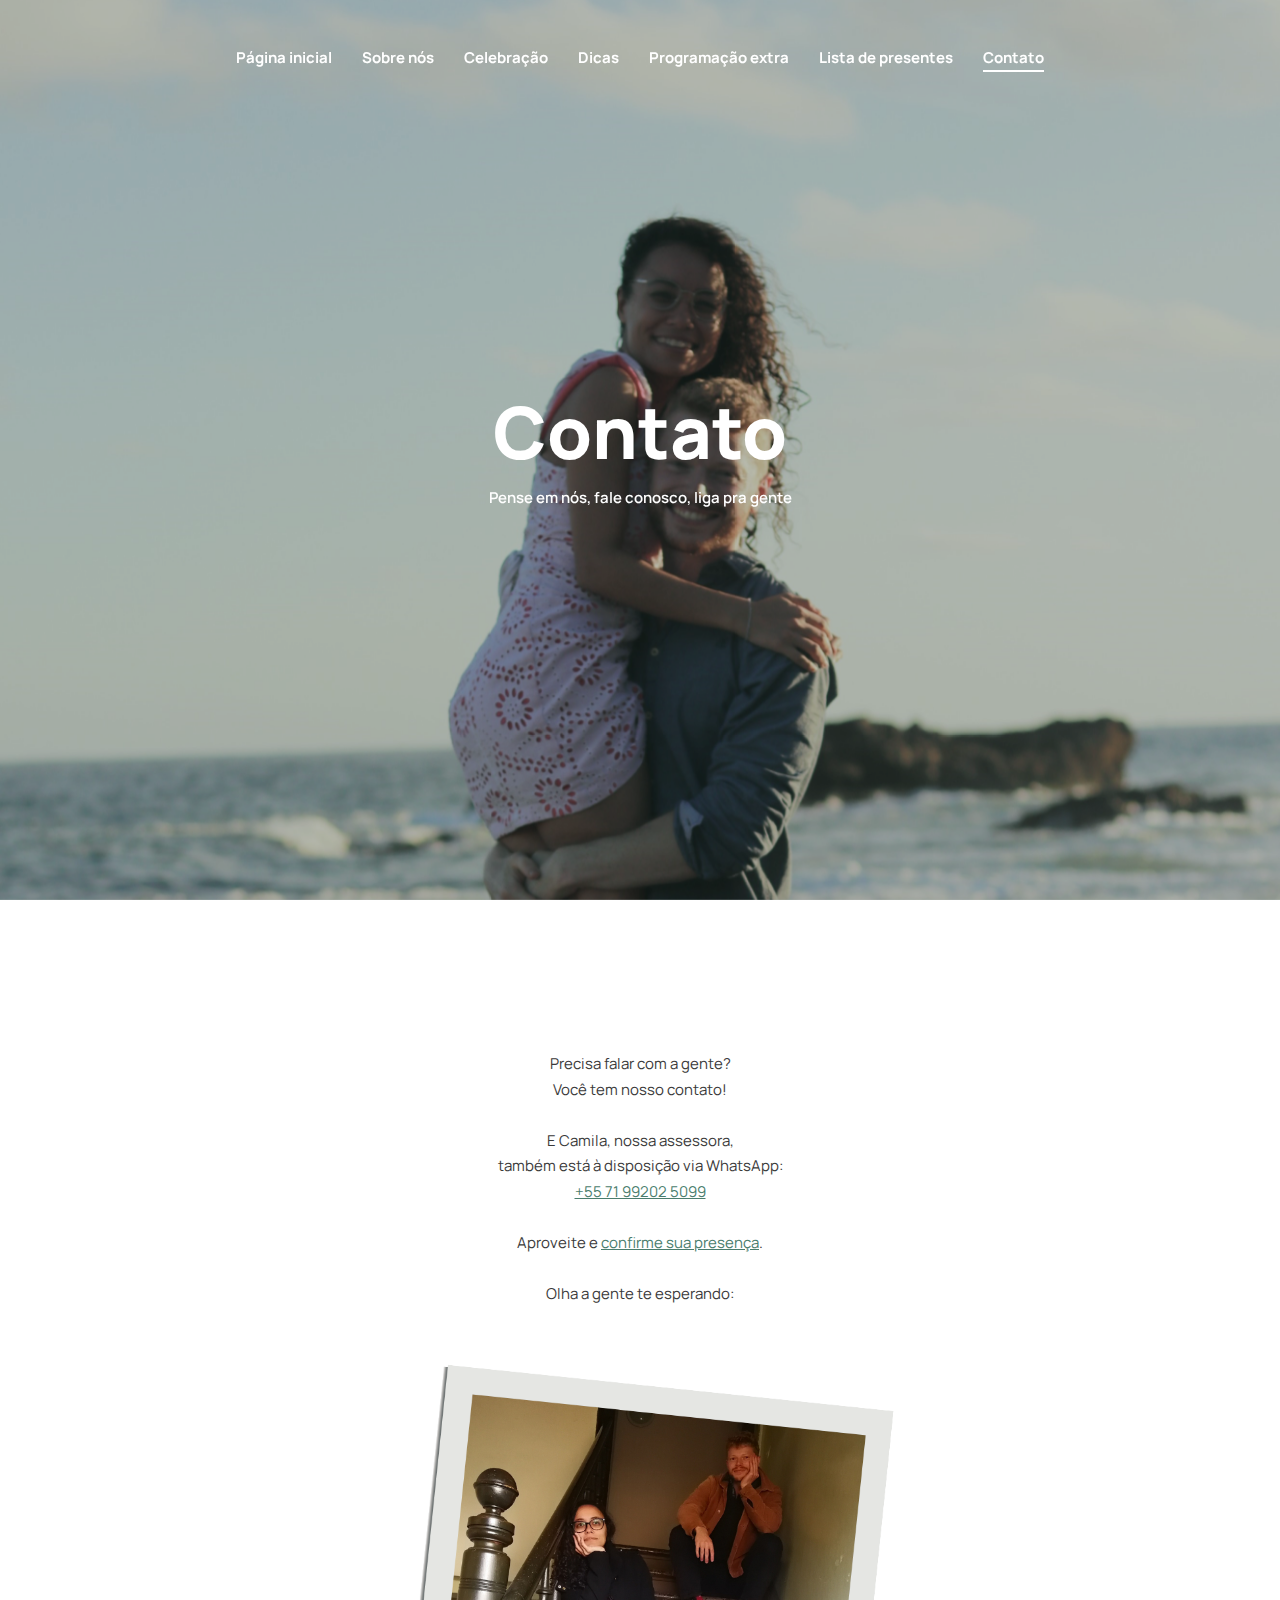
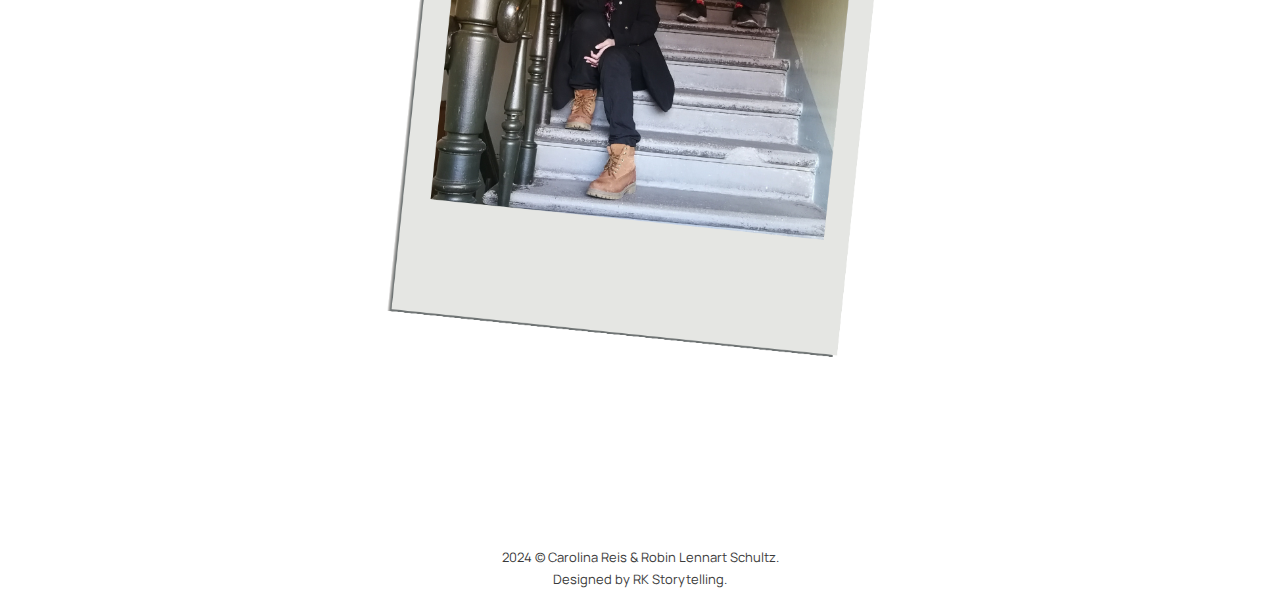
<file: 007_contato.html>
<!DOCTYPE html>
<html lang="en-US">
	<head>
		<meta charset="UTF-8">
		<meta name="viewport" content="width=device-width, initial-scale=1.0">
		<title>Carolina & Robin - Contato</title>
		<!-- Google Fonts -->
		<link rel="preconnect" href="https://fonts.googleapis.com">
		<link rel="preconnect" href="https://fonts.gstatic.com" crossorigin>
		<link href="https://fonts.googleapis.com/css2?family=Manrope:wght@400;500;600;700;800&display=swap" rel="stylesheet">
		<!-- Bootstrap CSS -->
		<link rel='stylesheet' id='bootstrap-css'  href='css/bootstrap/css/bootstrap.min.css' type='text/css' media='all' />
		<!-- Font Awesome Icons CSS -->
		<link rel='stylesheet' id='font-awesome'  href='css/fontawesome/css/font-awesome.min.css' type='text/css' media='all' />
		<!-- Main CSS File -->
		<link rel='stylesheet' id='tilia-style-css'  href='style.css' type='text/css' media='all' />
		<!-- favicons -->
		<link rel="icon" href="images/icons/favicon-32x32.png" sizes="32x32" />
		<link rel="icon" href="images/icons/favicon-192x192.png" sizes="192x192" />
		<link rel="apple-touch-icon-precomposed" href="images/icons/favicon-180x180.png" />
	</head>
	<body class="home">
		<div class="menu-mask">
			<!-- MOBILE MENU HOLDER -->
			<div class="container mobile-menu-holder">
				<div class="row">
					<div class="col-md-12">
						<button class="exit-mobile">
							<svg version="1.1" id="btn-menu-close" xmlns="http://www.w3.org/2000/svg" xmlns:xlink="http://www.w3.org/1999/xlink" x="0px" y="0px" viewBox="0 0 16 16" style="enable-background:new 0 0 16 16;" xml:space="preserve">
								<path d="M15.4,15.3l-0.1,0.1c-0.7,0.7-1.9,0.7-2.6,0L0.6,3.3c-0.7-0.7-0.7-1.9,0-2.6l0.1-0.1c0.7-0.7,1.9-0.7,2.6,0l12.1,12.1
									C16.2,13.4,16.2,14.6,15.4,15.3z"></path>
								<path d="M0.7,15.4l-0.1-0.1c-0.7-0.7-0.7-1.9,0-2.6L12.7,0.6c0.7-0.7,1.9-0.7,2.6,0l0.1,0.1c0.7,0.7,0.7,1.9,0,2.6L3.3,15.4
									C2.6,16.2,1.4,16.2,0.7,15.4z"></path>
							</svg>
						</button>
					</div>
				</div>
				<div class="row">
					<div class="col-lg-7">
						<!-- MOBILE MENU -->
						<ul class="menu-mobile">
							<li class="menu-item">
								<a href="001_index.html">Página inicial</a>
								
							</li>
							<li class="menu-item">
								<a href="002_sobre nós.html">Sobre nós</a>
								
							</li>
							<li class="menu-item">
								<a href="003_celebração.html">Celebração</a>
								
							</li>
							<li class="menu-item">
								<a href="004_dicas.html">Dicas</a>
								
							</li>
							<li class="menu-item">
								<a href="005_programação extra.html">Programação extra</a>
								
							</li>
							<li class="menu-item">
								<a href="006_lista de presentes.html">Lista de presentes</a>
								
							</li>
							<li class="menu-item current-menu-item">
								<a href="007_contato.html">Contato</a>
								
							</li>
						</ul>
						<!-- /MOBILE MENU -->
					</div>
					<!-- /col-lg-7 -->
					<div class="col-lg-5">
						<div class="menu-contact">
							
						</div>
					</div>
					<!-- /col-lg-5 -->
				</div>
				<!-- /row -->
			</div>
			<!-- /container -->
		</div>
		<!-- /MOBILE MENU HOLDER -->
		<!-- HEADER -->
		<header class="main-header header-5">
			<div class="container">
				<div class="top-header top-header-5">
					
					<!-- mobile menu button -->
					<div class="nav-button-holder nav-button-holder-5">
						<button type="button" class="nav-button">
							<svg version="1.1" id="btn-menu-open" xmlns="http://www.w3.org/2000/svg" xmlns:xlink="http://www.w3.org/1999/xlink" x="0px" y="0px" viewBox="0 0 16 16" style="enable-background:new 0 0 16 16;" xml:space="preserve">
								<g>
									<path d="M2,4L2,4C0.9,4,0,3.1,0,2v0c0-1.1,0.9-2,2-2h0c1.1,0,2,0.9,2,2v0C4,3.1,3.1,4,2,4z"></path>
									<path d="M8,4L8,4C6.9,4,6,3.1,6,2v0c0-1.1,0.9-2,2-2h0c1.1,0,2,0.9,2,2v0C10,3.1,9.1,4,8,4z"></path>
									<path d="M14,4L14,4c-1.1,0-2-0.9-2-2v0c0-1.1,0.9-2,2-2h0c1.1,0,2,0.9,2,2v0C16,3.1,15.1,4,14,4z"></path>
									<path d="M2,10L2,10c-1.1,0-2-0.9-2-2v0c0-1.1,0.9-2,2-2h0c1.1,0,2,0.9,2,2v0C4,9.1,3.1,10,2,10z"></path>
									<path d="M8,10L8,10c-1.1,0-2-0.9-2-2v0c0-1.1,0.9-2,2-2h0c1.1,0,2,0.9,2,2v0C10,9.1,9.1,10,8,10z"></path>
									<path d="M14,10L14,10c-1.1,0-2-0.9-2-2v0c0-1.1,0.9-2,2-2h0c1.1,0,2,0.9,2,2v0C16,9.1,15.1,10,14,10z"></path>
									<path d="M2,16L2,16c-1.1,0-2-0.9-2-2v0c0-1.1,0.9-2,2-2h0c1.1,0,2,0.9,2,2v0C4,15.1,3.1,16,2,16z"></path>
									<path d="M8,16L8,16c-1.1,0-2-0.9-2-2v0c0-1.1,0.9-2,2-2h0c1.1,0,2,0.9,2,2v0C10,15.1,9.1,16,8,16z"></path>
									<path d="M14,16L14,16c-1.1,0-2-0.9-2-2v0c0-1.1,0.9-2,2-2h0c1.1,0,2,0.9,2,2v0C16,15.1,15.1,16,14,16z"></path>
								</g>
							</svg>
						</button>
					</div>
					<!-- /mobile menu button -->
				</div>
				<!-- /top-header -->
				<div class="header-container5">
					<nav class="nav-holder nav-holder-5">
						<ul class="menu-nav">
							<li class="menu-item">
								<a href="001_index.html">Página inicial</a>
								
							</li>
							<li class="menu-item">
								<a href="002_sobre nós.html">Sobre nós</a>
								
							</li>
							<li class="menu-item">
								<a href="003_celebração.html">Celebração</a>
								
							</li>
							<li class="menu-item">
								<a href="004_dicas.html">Dicas</a>
								
							</li>
							<li class="menu-item">
								<a href="005_programação extra.html">Programação extra</a>
								
							</li>
							<li class="menu-item">
								<a href="006_lista de presentes.html">Lista de presentes</a>
								
							</li>
							<li class="menu-item current-menu-item">
								<a href="007_contato.html">Contato</a>
								
							</li>
						</ul>
					</nav>
				</div>
			</div>
		</header>
		<!-- /HEADER -->
		<!-- TOP HEADER IMAGE -->
		<div class="top-single-bkg topsinglepage">
			<div class="topsingleimg"> <img src="images/crerls_contato.JPG" alt="" width="1920" height="1080"></div>
			<div class="inner-desc">
				<div class="container">
					<h1 class="display-2 single-post-title">Contato</h1>
					<span class="post-subtitle">Pense em nós, fale conosco, liga pra gente</span>
				</div>
			</div>
		</div>
		<!-- /TOP HEADER IMAGE -->
		<!-- WRAP CONTENT -->
		<div class="container">
			<div class="row">
				<div class="col-lg-12">
					<div class="padding-lr200 alignc">
						
									<br><br>Precisa falar com a gente? 
									<br>Você tem nosso contato!
									<br><br>E Camila, nossa assessora, 
									<br>também está à disposição via WhatsApp:
									<br><a href=https://wa.me/557192025099><u>+55 71 99202 5099</u></a>
									<br><br>Aproveite e <a href=https://forms.office.com/r/er5kuqPQqU><u>confirme sua presença</u></a>. 
									<br><br>Olha a gente te esperando:
									<img class="img-fluid radius10" src="images/crerls_contato (2).png" alt=" " />
					</div>
				</div>
				<!-- /col-lg-12 -->
			</div>
		<!-- FOOTER -->
		<div id="footer-instagram">
			
		</div>
		
				<div class="copyright">
					<div class="footer-copy"> <span class="footer-year">2024</span> &copy; Carolina Reis & Robin Lennart Schultz. <br>Designed by RK Storytelling.</div>
				</div>
			</div>
		</footer>
		<!-- /FOOTER -->
		<div class="scrollup">
			<a class="scrolltop" href="#">
			<i class="fa fa-chevron-up"></i>
			</a>
		</div>
		<!-- JS --> 
		<script src='js/jquery.js'></script>
		<script src='js/jquery-migrate.min.js'></script>
		<script src='css/bootstrap/js/popper.min.js'></script>
		<script src='css/bootstrap/js/bootstrap.min.js'></script>
		<script src='js/jquery.easing.min.js'></script>
		<script src='js/swiper.js'></script>
		<script src='js/isotope.js'></script>
		<script src='js/simple-lightbox.js'></script>
		<!-- MAIN JS -->
		<script src='js/init.js'></script>
		<!-- CONTACT FORM JS -->
		<script src='js/jquery.form.min.js'></script>
		<script src='js/contactform.js'></script>
	</body>
</html>
</file>
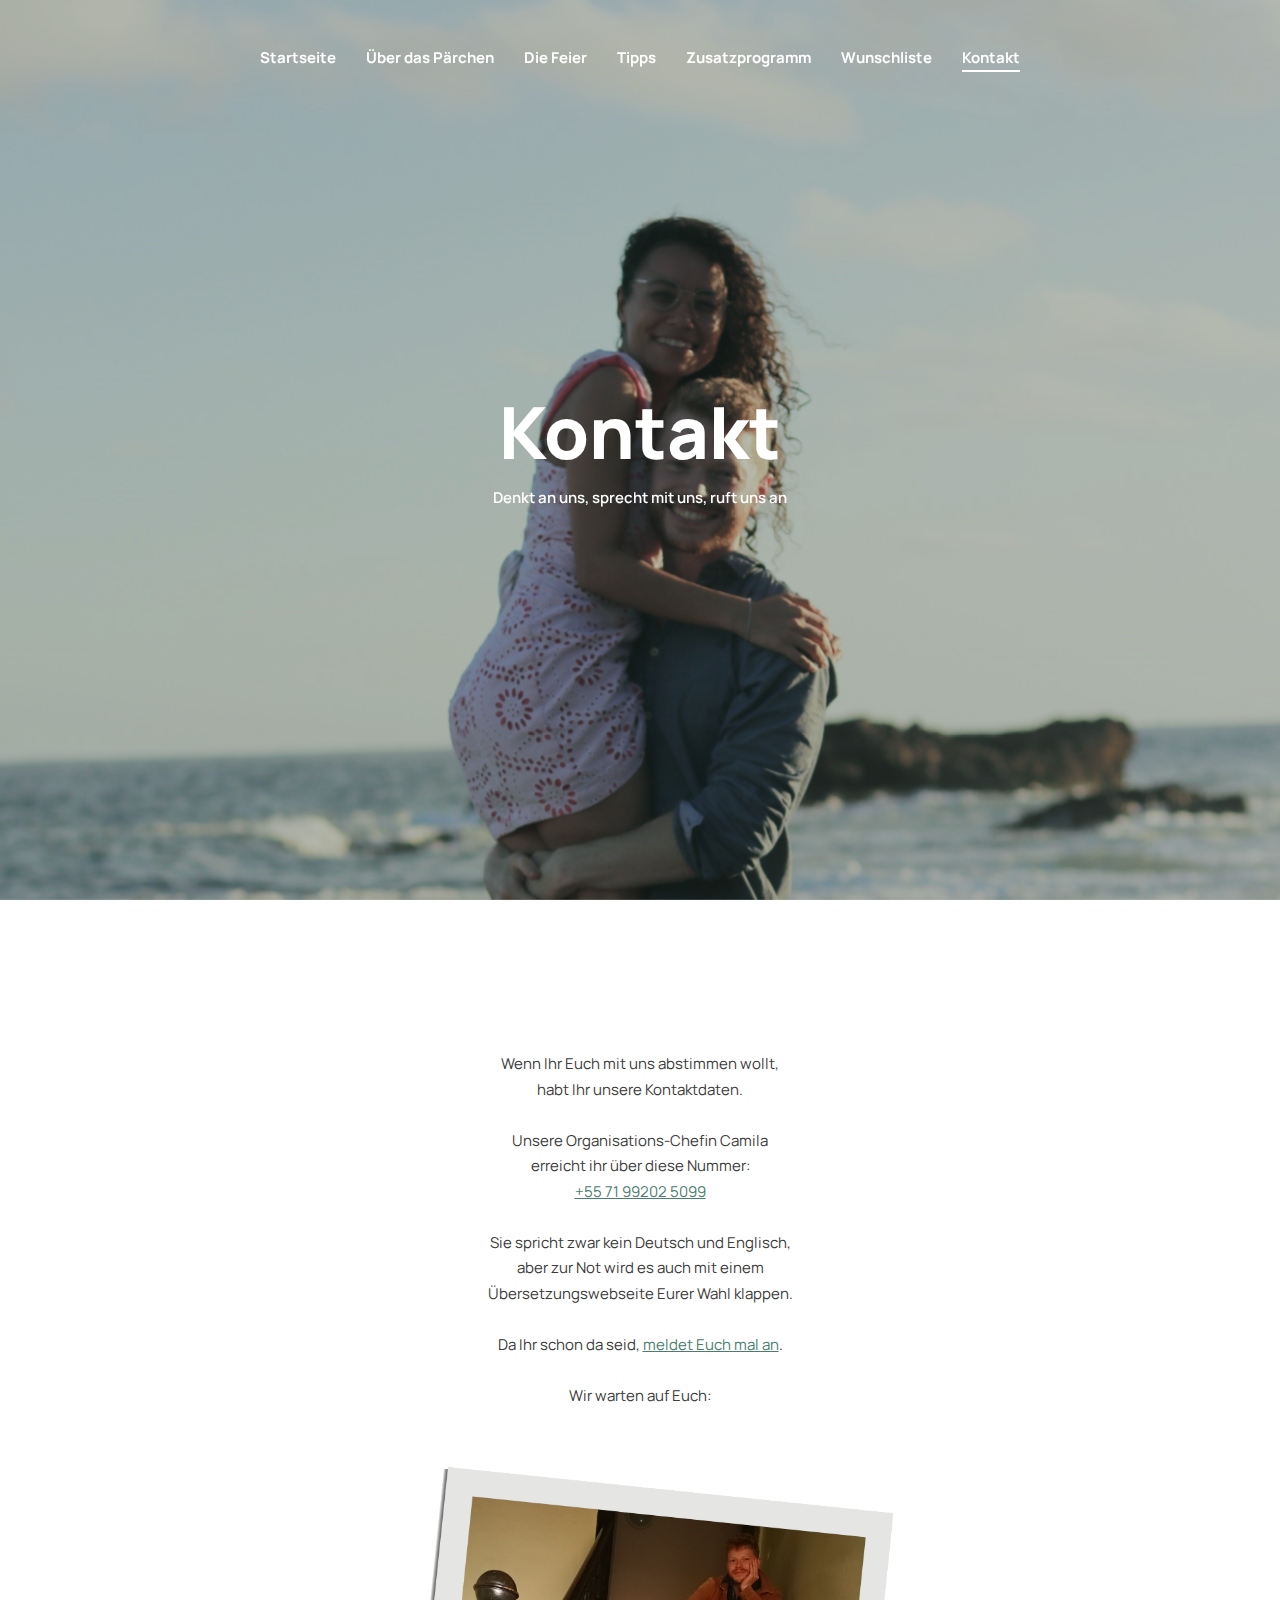
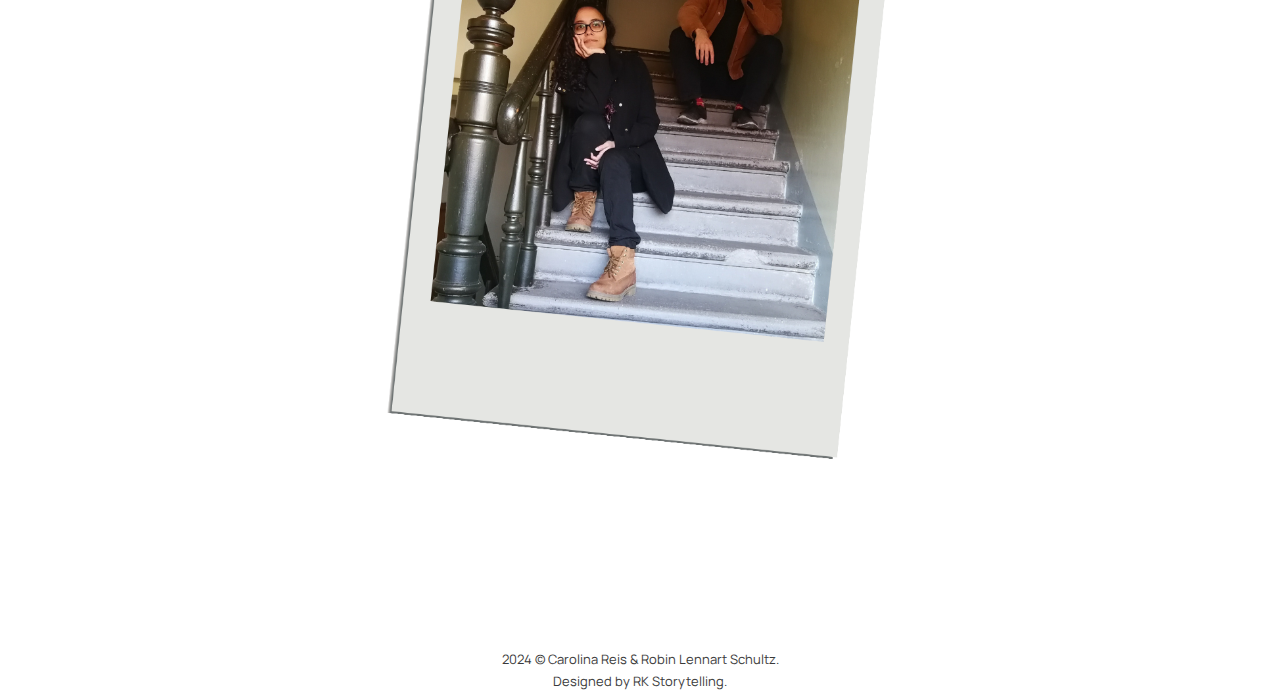
<file: 007_contato_de.html>
<!DOCTYPE html>
<html lang="en-US">
	<head>
		<meta charset="UTF-8">
		<meta name="viewport" content="width=device-width, initial-scale=1.0">
		<title>Carolina & Robin - Contato</title>
		<!-- Google Fonts -->
		<link rel="preconnect" href="https://fonts.googleapis.com">
		<link rel="preconnect" href="https://fonts.gstatic.com" crossorigin>
		<link href="https://fonts.googleapis.com/css2?family=Manrope:wght@400;500;600;700;800&display=swap" rel="stylesheet">
		<!-- Bootstrap CSS -->
		<link rel='stylesheet' id='bootstrap-css'  href='css/bootstrap/css/bootstrap.min.css' type='text/css' media='all' />
		<!-- Font Awesome Icons CSS -->
		<link rel='stylesheet' id='font-awesome'  href='css/fontawesome/css/font-awesome.min.css' type='text/css' media='all' />
		<!-- Main CSS File -->
		<link rel='stylesheet' id='tilia-style-css'  href='style.css' type='text/css' media='all' />
		<!-- favicons -->
		<link rel="icon" href="images/icons/favicon-32x32.png" sizes="32x32" />
		<link rel="icon" href="images/icons/favicon-192x192.png" sizes="192x192" />
		<link rel="apple-touch-icon-precomposed" href="images/icons/favicon-180x180.png" />
	</head>
	<body class="home">
		<div class="menu-mask">
			<!-- MOBILE MENU HOLDER -->
			<div class="container mobile-menu-holder">
				<div class="row">
					<div class="col-md-12">
						<button class="exit-mobile">
							<svg version="1.1" id="btn-menu-close" xmlns="http://www.w3.org/2000/svg" xmlns:xlink="http://www.w3.org/1999/xlink" x="0px" y="0px" viewBox="0 0 16 16" style="enable-background:new 0 0 16 16;" xml:space="preserve">
								<path d="M15.4,15.3l-0.1,0.1c-0.7,0.7-1.9,0.7-2.6,0L0.6,3.3c-0.7-0.7-0.7-1.9,0-2.6l0.1-0.1c0.7-0.7,1.9-0.7,2.6,0l12.1,12.1
									C16.2,13.4,16.2,14.6,15.4,15.3z"></path>
								<path d="M0.7,15.4l-0.1-0.1c-0.7-0.7-0.7-1.9,0-2.6L12.7,0.6c0.7-0.7,1.9-0.7,2.6,0l0.1,0.1c0.7,0.7,0.7,1.9,0,2.6L3.3,15.4
									C2.6,16.2,1.4,16.2,0.7,15.4z"></path>
							</svg>
						</button>
					</div>
				</div>
				<div class="row">
					<div class="col-lg-7">
						<!-- MOBILE MENU -->
						<ul class="menu-mobile">
							<li class="menu-item">
								<a href="001_index_de.html">Startseite</a>
								
							</li>
							<li class="menu-item">
								<a href="002_sobre nós_de.html">Über das Pärchen</a>
								
							</li>
							<li class="menu-item">
								<a href="003_celebração_de.html">Die Feier</a>
								
							</li>
							<li class="menu-item">
								<a href="004_dicas_de.html">Tipps</a>
								
							</li>
							<li class="menu-item">
								<a href="005_programação extra_de.html">Zusatzprogramm</a>
								
							</li>
							<li class="menu-item">
								<a href="006_lista de presentes_de.html">Wunschliste</a>
								
							</li>
							<li class="menu-item current-menu-item">
								<a href="007_contato_de.html">Kontakt</a>
								
							</li>
						</ul>
						<!-- /MOBILE MENU -->
					</div>
					<!-- /col-lg-7 -->
					<div class="col-lg-5">
						<div class="menu-contact">
							
						</div>
					</div>
					<!-- /col-lg-5 -->
				</div>
				<!-- /row -->
			</div>
			<!-- /container -->
		</div>
		<!-- /MOBILE MENU HOLDER -->
		<!-- HEADER -->
		<header class="main-header header-5">
			<div class="container">
				<div class="top-header top-header-5">
					
					<!-- mobile menu button -->
					<div class="nav-button-holder nav-button-holder-5">
						<button type="button" class="nav-button">
							<svg version="1.1" id="btn-menu-open" xmlns="http://www.w3.org/2000/svg" xmlns:xlink="http://www.w3.org/1999/xlink" x="0px" y="0px" viewBox="0 0 16 16" style="enable-background:new 0 0 16 16;" xml:space="preserve">
								<g>
									<path d="M2,4L2,4C0.9,4,0,3.1,0,2v0c0-1.1,0.9-2,2-2h0c1.1,0,2,0.9,2,2v0C4,3.1,3.1,4,2,4z"></path>
									<path d="M8,4L8,4C6.9,4,6,3.1,6,2v0c0-1.1,0.9-2,2-2h0c1.1,0,2,0.9,2,2v0C10,3.1,9.1,4,8,4z"></path>
									<path d="M14,4L14,4c-1.1,0-2-0.9-2-2v0c0-1.1,0.9-2,2-2h0c1.1,0,2,0.9,2,2v0C16,3.1,15.1,4,14,4z"></path>
									<path d="M2,10L2,10c-1.1,0-2-0.9-2-2v0c0-1.1,0.9-2,2-2h0c1.1,0,2,0.9,2,2v0C4,9.1,3.1,10,2,10z"></path>
									<path d="M8,10L8,10c-1.1,0-2-0.9-2-2v0c0-1.1,0.9-2,2-2h0c1.1,0,2,0.9,2,2v0C10,9.1,9.1,10,8,10z"></path>
									<path d="M14,10L14,10c-1.1,0-2-0.9-2-2v0c0-1.1,0.9-2,2-2h0c1.1,0,2,0.9,2,2v0C16,9.1,15.1,10,14,10z"></path>
									<path d="M2,16L2,16c-1.1,0-2-0.9-2-2v0c0-1.1,0.9-2,2-2h0c1.1,0,2,0.9,2,2v0C4,15.1,3.1,16,2,16z"></path>
									<path d="M8,16L8,16c-1.1,0-2-0.9-2-2v0c0-1.1,0.9-2,2-2h0c1.1,0,2,0.9,2,2v0C10,15.1,9.1,16,8,16z"></path>
									<path d="M14,16L14,16c-1.1,0-2-0.9-2-2v0c0-1.1,0.9-2,2-2h0c1.1,0,2,0.9,2,2v0C16,15.1,15.1,16,14,16z"></path>
								</g>
							</svg>
						</button>
					</div>
					<!-- /mobile menu button -->
				</div>
				<!-- /top-header -->
				<div class="header-container5">
					<nav class="nav-holder nav-holder-5">
						<ul class="menu-nav">
							<li class="menu-item">
								<a href="001_index_de.html">Startseite</a>
								
							</li>
							<li class="menu-item">
								<a href="002_sobre nós_de.html">Über das Pärchen</a>
								
							</li>
							<li class="menu-item">
								<a href="003_celebração_de.html">Die Feier</a>
								
							</li>
							<li class="menu-item">
								<a href="004_dicas_de.html">Tipps</a>
								
							</li>
							<li class="menu-item">
								<a href="005_programação extra_de.html">Zusatzprogramm</a>
								
							</li>
							<li class="menu-item">
								<a href="006_lista de presentes_de.html">Wunschliste</a>
								
							</li>
							<li class="menu-item current-menu-item">
								<a href="007_contato_de.html">Kontakt</a>
								
							</li>
						</ul>
					</nav>
				</div>
			</div>
		</header>
		<!-- /HEADER -->
		<!-- TOP HEADER IMAGE -->
		<div class="top-single-bkg topsinglepage">
			<div class="topsingleimg"> <img src="images/crerls_contato.JPG" alt="" width="1920" height="1080"></div>
			<div class="inner-desc">
				<div class="container">
					<h1 class="display-2 single-post-title">Kontakt</h1>
					<span class="post-subtitle">Denkt an uns, sprecht mit uns, ruft uns an</span>
				</div>
			</div>
		</div>
		<!-- /TOP HEADER IMAGE -->
		<!-- WRAP CONTENT -->
		<div class="container">
			<div class="row">
				<div class="col-lg-12">
					<div class="padding-lr200 alignc">
						
									<br><br>Wenn Ihr Euch mit uns abstimmen wollt,  
									<br>habt Ihr unsere Kontaktdaten.
									<br><br>Unsere Organisations-Chefin Camila 
									<br>erreicht ihr über diese Nummer:
									<br><a href=https://wa.me/557192025099><u>+55 71 99202 5099</u></a>
									<br><br>Sie spricht zwar kein Deutsch und Englisch, 
									<br>aber zur Not wird es auch mit einem 
									<br>Übersetzungswebseite Eurer Wahl klappen.
									<br><br>Da Ihr schon da seid, <a href=https://forms.office.com/r/er5kuqPQqU><u>meldet Euch mal an</u></a>. 
									<br><br>Wir warten auf Euch:
									<img class="img-fluid radius10" src="images/crerls_contato (2).png" alt=" " />
					</div>
				</div>
				<!-- /col-lg-12 -->
			</div>
		<!-- FOOTER -->
		<div id="footer-instagram">
			
		</div>
		
				<div class="copyright">
					<div class="footer-copy"> <span class="footer-year">2024</span> &copy; Carolina Reis & Robin Lennart Schultz. <br>Designed by RK Storytelling.</div>
				</div>
			</div>
		</footer>
		<!-- /FOOTER -->
		<div class="scrollup">
			<a class="scrolltop" href="#">
			<i class="fa fa-chevron-up"></i>
			</a>
		</div>
		<!-- JS --> 
		<script src='js/jquery.js'></script>
		<script src='js/jquery-migrate.min.js'></script>
		<script src='css/bootstrap/js/popper.min.js'></script>
		<script src='css/bootstrap/js/bootstrap.min.js'></script>
		<script src='js/jquery.easing.min.js'></script>
		<script src='js/swiper.js'></script>
		<script src='js/isotope.js'></script>
		<script src='js/simple-lightbox.js'></script>
		<!-- MAIN JS -->
		<script src='js/init.js'></script>
		<!-- CONTACT FORM JS -->
		<script src='js/jquery.form.min.js'></script>
		<script src='js/contactform.js'></script>
	</body>
</html>
</file>
<file: style.css>
/*
Tilia -  Elegant Photography Portfolio
Version: 1.0.1
Author: MatchThemes
https://matchthemes.com
*/

/*************************************

	0. FONT & COLOR OPTIONS
 
  	1. MAIN STYLES
	
	2. HEADER
	
	3. HOME
	
	4. PAGES
		
		4.1 PORTFOLIOS
		
		4.2 GALLERY
		
		4.3 TESTIMONIALS
		
	5. BLOG
	
	6. FOOTER
	
	7. OTHER
	
	8. RESPONSIVE MEDIA QUERIES
 
************************************/

/**
* #0. # FONT & COLOR OPTIONS
*
* 
*/

:root {  
	--body-font: Open Sans, sans-serif;
	--body-color: #858585;
	--body-background: #ffffff;   
	--body-font-size: 16px;   
	--body-line-height: 1.7;
	--headings-font: Cormorant, serif;
	--headings-color: #151515; 
	--primary-color: #8bb8c1;
	--extra-color1: #acdae2;
	--white-color: #ffffff;
	--menu-normal-color: #ffffff;
	--menu-hover-color: #ffffff;
	--submenu-background-color: #ffffff;
	--submenu-normal-color: #0e1219;	
	--submenu-hover-color: #8bb8c1;
	--footer-background-color: #151515;
	--footer-color: #eaeaea;
	--footer-title-color: #ffffff;
	--headings-h1-size: 3.5rem;
	--headings-h2-size: 3rem;
	--headings-h3-size: 2.25rem;
	--headings-h4-size: 2rem;
	--headings-h5-size: 1.5rem;
	--headings-h6-size: 1rem;
}


/**
* #1.# MAIN STYLES
*
* 
*/

/* RESET STYLES */

*,
html,
body,
div,
dl,
dt,
dd,
ul,
ol,
li,
h1,
h2,
h3,
h4,
h5,
h6,
pre,
form,
label,
fieldset,
input,
p,
blockquote,
th,
td {
	margin: 0;
	padding: 0;
}

table {
	border-collapse: collapse;
	border-spacing: 0;
}

fieldset,
img {
	border: 0;
}

address,
caption,
cite,
code,
dfn,
th,
var {
	font-style: normal;
	font-weight: normal;
}

address {
	font-style: italic;
}

caption,
th {
	text-align: left;
}

h1,
h2,
h3,
h4,
h5,
h6 {
	font-weight: normal;
}

q:before,
q:after {
	content: '';
}

strong,
b {
	font-weight: bold;
}

em,
cite {
	font-style: italic;
}

cite {
	display: block;
}

strike,
del {
	text-decoration: line-through;
}

sup {
	font-size: 13px;
	position: relative;
	vertical-align: super;
	top: -20px;
}

sub {
	font-size: 13px;
	position: relative;
	vertical-align: baseline;
}

.italic {
	font-style: italic;
}

button,
input,
select,
textarea {
	font-size: 100%;
	margin: 0;
	vertical-align: baseline;
	*vertical-align: middle;
}

.no-margin {
	margin: 0 !important;
}

.no-bottom {
	margin-bottom: 0;
}

.no-padding {
	padding: 0;
}

.column-clear {
	clear: both;
}

.wp-caption {
	max-width: 100%;
}

.sticky {
	position: relative;
}

.wp-caption-text,
.gallery-caption {
	color: #999999;
	font-size: 13px;
	text-align: center;
	margin-top: 25px;
	font-style: italic;
	font-weight: 300;
}

.gallery-columns-6 .gallery-caption,
.gallery-columns-7 .gallery-caption,
.gallery-columns-8 .gallery-caption,
.gallery-columns-9 .gallery-caption {
	display: none;
}

.bypostauthor .comment-body {
	border-color: 1px solid #fff;
}

.screen-reader-text {
	clip: rect(1px, 1px, 1px, 1px);
	height: 1px;
	overflow: hidden;
	position: absolute !important;
	width: 1px;
	word-wrap: normal !important;
}

.screen-reader-text:hover,
.screen-reader-text:active,
.screen-reader-text:focus {
	display: block;
	top: 5px;
	left: 5px;
	width: auto;
	height: auto;
	padding: 1em 1.5em;
	font-size: 0.8em;
	line-height: normal;
	color: #21759b;
	background-color: #f1f1f1;
	border-radius: 3px;
	box-shadow: 0 0 2px 2px rgba(0, 0, 0, 0.6);
	clip: auto !important;
	text-decoration: none;
	z-index: 100000;
	/* Above WP toolbar */
}

.alignright {
	float: right;
	margin: 5px 0 0 30px;
}

.alignleft {
	float: left;
	margin: 5px 30px 0 0;
}

.aligncenter {
	margin: 30px auto;
	text-align: center;
	display: block;
}

hr {
	margin-top: 30px;
	margin-bottom: 30px;
	border: 0;
	border-top: 1px solid #e9e9e9;
}

pre,
code {
	background: #eee;
	color: #000000;
	font-family: "Courier New", Courier, monospace;
	padding: 10px;
	font-size: 13px;
}

pre.wp-block-verse{
	font-family: "Courier New", Courier, monospace;
}

pre{
	margin-bottom: 30px;
	overflow: auto;
	padding: 30px;
	white-space: pre-wrap;
}

pre code{
	background: none;
	padding: 0;
}

a code{
	color: #4A7D6D;
}

article,
aside,
figure,
footer,
header,
hgroup,
nav,
section {
	display: block;
}

* {
	-webkit-box-sizing: border-box;
	/* Safari/Chrome, other WebKit */
	-moz-box-sizing: border-box;
	/* Firefox, other Gecko */
	box-sizing: border-box;
	/* Opera/IE 8+ */
}

html,
body{
	-webkit-overflow-scrolling: touch;
	-moz-osx-font-smoothing: grayscale;
	-webkit-font-smoothing: antialiased;
	font-smoothing: antialiased;
	text-rendering: optimizeLegibility;
}

body {
	font-family: Manrope, sans-serif;
	-webkit-text-size-adjust: 100%;
	background: #ffffff;
	color: #3a3a3a;
	font-size: 15px;
	font-weight: 400;
	line-height: 1.7;
	overflow-x: hidden;
}

.h1,
.h2,
.h3,
.h4,
.h5,
.h6,
h1,
h2,
h3,
h4,
h5,
h6 {
  color: #000000;
	font-weight: 700;
	line-height: 1.2;
}
.h1,
h1 {
 font-size:3.5rem;
}
.h2,
h2 {
 font-size:3rem;
}
.h3,
h3 {
 font-size:2rem;
}
.h4,
h4 {
 font-size:1.75rem;
}
.h5,
h5 {
 font-size:1.5rem;
}
.h6,
h6 {
 font-size:1rem;
}
.lead {
 font-size:1.25rem;
 font-weight:600;
}
.display-1 {
 font-size:5rem;
 font-weight:700;
 }
.display-2 {
 font-size:4.5rem;
 font-weight:700;
 }
.display-3,
.large-title {
 font-size:3.5rem;
 font-weight:700;
 }
.display-4,
.display-4 .elementor-heading-title {
 font-size:3rem;
 font-weight:700;
 }

.display-5 {
 font-size: 2.25rem;
 font-weight:700;
}

.display-6 {
 font-size: 1.75rem;
 font-weight:700;
}


.single-post-content > h1,
.single-post-content > h2,
.single-post-content > h3,
.single-post-content > h4,
.single-post-content > h5,
.single-post-content > h6,
.comment-text > h1,
.comment-text > h2,
.comment-text > h3,
.comment-text > h4,
.comment-text > h5,
.comment-text > h6{
	margin-top: 30px;
	margin-bottom: 20px;
}

.comment-text address{
	margin-bottom: 30px;
}

a,
.pcolor,
.pcolor .elementor-heading-title{
	color: #4A7D6D;
	text-decoration: none;
}

.pcolor-bkg{
	background: #4A7D6D;
}

p a {
	text-decoration: none;
}

a:hover,
p a:hover {
	color: #4A7D6D;
	text-decoration: none;
}

a:active,
a:focus {
	outline: none;
	text-decoration: none;
}

ul,
ol {
	margin: 0 0 15px 30px;
}

ul li,
ol li{
	margin-bottom: 10px;
}

ol ol, ol ul, ul ol, ul ul{
	margin-top: 10px;
	margin-bottom: 0;
}

.img-circle{
	border-radius: 99em;	
}

.list-circle{
	margin: 0 0 30px 0;
}

.list-circle li{
		list-style: none;
		position: relative;
		padding-left: 15px;
}
.list-circle li:before{
		content:'';
		position: absolute;
		left: 0;
		top: 50%;
		width: 5px;
		height: 5px;
		background: #4A7D6D;
		border-radius: 99em;
		
		-webkit-transform: translateY(-50%);
	-moz-transform: translateY(-50%);
	-ms-transform: translateY(-50%);
	-o-transform: translateY(-50%);
	transform: translateY(-50%);
}

blockquote {
	font-size: 25px;
	font-style: italic;
	line-height: 1.7;
	color: #000000;
	position: relative;
	margin: 30px 0;
	padding-left: 30px;
}

blockquote:before{
	content: "";
	display: inline-block;
	margin-right: 0;
	font-size: 30px;
	font-style: normal;
	font-weight: 400;
	width: 5px;
	height: 100%;
	background: #4A7D6D;
	position: absolute;
	left: 0;
	top: 50%;
	-webkit-transform: translateY(-50%);
	-moz-transform: translateY(-50%);
	-ms-transform: translateY(-50%);
	-o-transform: translateY(-50%);
	transform: translateY(-50%);
}

blockquote cite {
	color: #4A7D6D;
	font-size: 14px;
	font-style: normal;
	font-weight: 400;
	line-height: 1;
	margin-top: 15px;
}

.list-items {
	margin: 0;
	margin-bottom: 30px;
	list-style: none;
}

.list-items li {
	margin-bottom: 5px;
}

.list-items li:last-child{
	margin-bottom: 0;
}

.list-items li:before {
	font-family: "Font Awesome 5 Free";
	content: "\f078";
	display: inline-block;
	padding-right: 10px;
	color: #4A7D6D;
	font-weight: 700;
	vertical-align: middle;
}

p,
ul,
ol {
	margin-bottom: 30px;
}

/* definition lists */
dl dt {
	margin-bottom: 0;
}

dl dd {
	margin-left: 15px;
	margin-bottom: 30px;
}

/* tables */
table {
	border-left: 1px solid #eeeeee;
	border-top: 1px solid #eeeeee;
	font-size: 15px;
	width: 100%;
	text-align: center;
	border-collapse: collapse;
}

table caption {
	margin-bottom: 0;
	text-align: center;
	padding-top: 0;
    padding-bottom: 0;
	caption-side: initial;
}

table th,
table td {
	border-bottom: 1px solid #eeeeee;
	border-right: 1px solid #eeeeee;
	text-align: center;
	padding: 15px;
}

aside table th,
.foo-block table th,
aside table td,
.foo-block table td {
	padding: 0;
}

table th {
	font-weight: bold;
}

figure {
  margin: 0 0 1rem;
}

img {
  vertical-align: middle;
  border-style: none;
}

svg {
  overflow: hidden;
  vertical-align: middle;
}

a,
.submit,
.wpcf7-submit,
.white-btn,
.post-password-form input[type="submit"],
.elementor-accordion .elementor-tab-title,
.elementor-toggle .elementor-tab-title,
.elementor-toggle .elementor-tab-title .elementor-toggle-icon,
.read-more-v2:after,
.post-image img,
.post-image:after,
.post-image .list-image,
.wp-block-search__button,
.white-btn:after,
.item-list-image .img-list,
.portfolio-slider-btn-next svg,
.portfolio-slider-btn-prev svg,
.meta-nav a svg,
.testimonial-slider .swiper-pagination-bullet,
.mt-img-scale img,
.portfolio-fs-item .fs-item-bkg{
	-webkit-backface-visibility: hidden;
	-webkit-transition: all 1s cubic-bezier(0.30, 1, 0.35, 1) 0s;
	-moz-transition: all 1s cubic-bezier(0.30, 1, 0.35, 1) 0s;
	-o-transition: all 1s cubic-bezier(0.30, 1, 0.35, 1) 0s;
	-ms-transition: all 1s cubic-bezier(0.30, 1, 0.35, 1) 0s;
	transition: all 1s cubic-bezier(0.30, 1, 0.35, 1) 0s;
}

.cursor-eye{
	cursor: url(images/cursor-eye.svg), pointer;
}


.container,
.row > *{
	padding-left: 15px;
	padding-right: 15px;
}

.row{
	margin-left: -15px;
	margin-right: -15px;
}

.row.g-0 {
  margin-left: 0;
  margin-right: 0;
}

.g-0 > div[class^="col"] {
  padding-left: 0;
  padding-right: 0;
}


/**
* #2.# HEADER
*
* 
*/


/*** menu large screens ***/
.menu-nav {
	margin: 0;
	font-size: 0;
}

.menu-nav li {
	display: inline-block;
	position: relative;
	margin-left: 30px;
	margin-bottom: 0;
	font-size: 15px;
	font-weight: 700;
}

.menu-nav li:first-child {
	margin-left: 0;
}

.menu-nav li a {
	color: #ffffff;
	padding: 10px 0;
	display: block;
}

.menu-nav li a:after{
	content: "";
    position: absolute;
    background: #ffffff;
    top: 100%;
    margin-top: -11px;
    left: 0%;
    width: 100%;
    height: 2px;
	-webkit-transform: scaleX(0);
	-ms-transform: scaleX(0);
	transform: scaleX(0);
	-webkit-transition: transform 0.3s cubic-bezier(0.30, 1, 0.35, 1) 0s;
	-moz-transition: transform 0.3s cubic-bezier(0.30, 1, 0.35, 1) 0s;
	-o-transition: transform 0.3s cubic-bezier(0.30, 1, 0.35, 1) 0s;
	-ms-transition: transform 0.3s cubic-bezier(0.30, 1, 0.35, 1) 0s;
	transition: transform 0.3s cubic-bezier(0.30, 1, 0.35, 1) 0s;
    transform-origin: right center;
    display: block;
}


.menu-nav li a:hover,
.menu-nav > li:hover > a,
.menu-nav > li.current-menu-item > a {
	background: none;
	color: #ffffff;
}

.menu-nav > li:hover > a:after{
-webkit-transform: scaleX(1);
	-ms-transform: scaleX(1);
	transform: scaleX(1);
transform-origin: left center;
}
.menu-nav li.current-menu-item > a:after {
    -webkit-transform: scaleX(1);
	-ms-transform: scaleX(1);
	transform: scaleX(1);
}

.menu-nav ul {
	display: none;
	margin: 0;
	margin-top: 20px;
	padding: 20px 0;
	width: 265px;
	text-align: left;
	position: absolute;
	top: 100%;
	left: -30px;
	background: rgba(255,255,255,1);
	border-radius: 5px;
	z-index: 5;
	
	-webkit-box-shadow: 0 2px 4px 0 rgba(0, 0, 0, 0.1);
    box-shadow: 0 2px 4px 0 rgba(0, 0, 0, 0.1);
}

.menu-nav ul:before{
content: '';
position: absolute;
top: -20px;
left: 0;
right: 0;
height: 20px;
}

.menu-nav ul li {
	display: block;
	background: none;
	margin: 0;
	font-size: 0.85rem;
	font-weight: 600;
}

.menu-nav ul li > a {
	display: block;
	padding: 5px 30px;
	color: #3a3a3a;
	-webkit-transform: translateX(0px);
	-ms-transform: translateX(0px);
	transform: translateX(0px);
	-webkit-backface-visibility: hidden;
	-webkit-transition: all 0.5s cubic-bezier(0.30, 1, 0.35, 1) 0s;
	-moz-transition: all 0.5s cubic-bezier(0.30, 1, 0.35, 1) 0s;
	-o-transition: all 0.5s cubic-bezier(0.30, 1, 0.35, 1) 0s;
	-ms-transition: all 0.5s cubic-bezier(0.30, 1, 0.35, 1) 0s;
	transition: all 0.5s cubic-bezier(0.30, 1, 0.35, 1) 0s;
}

.menu-nav ul li > a:focus{
	outline: none;
}

.menu-nav ul li a:hover,
.menu-nav li:hover ul li a:hover {
	text-decoration: none;
	color: #4A7D6D;
	-webkit-transform: translateX(10px);
	-ms-transform: translateX(10px);
	transform: translateX(10px);
}

.menu-nav li:hover > ul {
	display: block;
}

.menu-nav li ul ul {
	left: 100%;
	top: -20px;
	margin: 0;
}

.menu-nav .edge > ul{
	left: auto;
	right: 0;
}

.menu-nav li ul .edge ul {
    left: auto;
    top: -20px;
    margin: 0;
    right: 100%;
}

.menu-nav li ul ul:after,
.menu-nav li ul a:after {
	display: none;
}
/*** end menu large screens ***/

/*** menu mobile ***/
.nav-button-holder {
	display: none;
}

.nav-button-holder-2,
.nav-button-holder-4{
	display: block;
}

.nav-button,
.exit-mobile {
	background-color: #ffffff;
	display: inline-block;
	border: none;
	border-radius: 99em;
	width: 50px;
	height: 50px;
	cursor: pointer;
	line-height: 10px;
}

.exit-mobile{
	position: absolute;
	margin-top: 20px;
	top: auto;
	left: auto;
}

#btn-menu-open,
#btn-menu-close{
	fill: #4A7D6D;
	width: 16px;
	height: 16px;
}

.nav-button:hover #btn-menu-open,
.exit-mobile:hover #btn-menu-close{
	
	-webkit-animation: pulsate .5s cubic-bezier(0,.77,.78,.84) infinite;
	animation: pulsate .5s cubic-bezier(0,.77,.78,.84) infinite;
}

.menu-mobile {
	font-size: 0;
	margin: 0;
	margin-top: 150px;
}

.menu-mobile li {
	font-size: 3rem;
	font-weight: 700;
	padding-top: 20px;
	list-style: none;
	margin-bottom: 0;
	opacity: 0;
	-webkit-transform: translateY(30px);
	-ms-transform: translateY(30px);
	transform: translateY(30px);
	-webkit-transition: all 1s cubic-bezier(0.25, 1, 0.35, 1) 0s;
	-moz-transition: all 1s cubic-bezier(0.25, 1, 0.35, 1) 0s;
	-o-transition: all 1s cubic-bezier(0.25, 1, 0.35, 1) 0s;
	-ms-transition: all 1s cubic-bezier(0.25, 1, 0.35, 1) 0s;
	transition: all 1s cubic-bezier(0.25, 1, 0.35, 1) 0s;
}

.menu-mask.is-active .menu-mobile li {
	opacity: 1;
	-webkit-transform: translateY(0px);
	-ms-transform: translateY(0px);
	transform: translateY(0px);
	-webkit-transition: all 1s cubic-bezier(0.25, 1, 0.35, 1) 0.1s;
	-moz-transition: all 1s cubic-bezier(0.25, 1, 0.35, 1) 0.1s;
	-o-transition: all 1s cubic-bezier(0.25, 1, 0.35, 1) 0.1s;
	-ms-transition: all 1s cubic-bezier(0.25, 1, 0.35, 1) 0.1s;
	transition: all 1s cubic-bezier(0.25, 1, 0.35, 1) 0.1s;
}

.menu-mobile li a {
	color: #ffffff;
	display: block;
	line-height: 1.2;
}

.menu-mobile li a:hover,
.menu-mobile li a:focus {
	background: none;
}

.menu-mobile li:hover > a,
.menu-mobile li.current-menu-item > a {
	color: #4A7D6D;
}

.menu-mobile > li.menu-item-has-children > a:after {
	content: "+";
	display: inline-block;
	margin-left: 7px;
	margin-right: 0;
	font-size: 20px;
	font-weight: 700;
	vertical-align: middle;
}

.menu-mobile > li.menu-item-has-children.menu-open > a:after {
	content: "-";
}

.menu-mobile ul {
	margin: 0;
	padding: 0;
	font-size: 0;
}

.menu-mobile > li > ul {
	display: none;
}

.menu-mobile > li.menu-open > ul {
	display: block;
}

.menu-mobile ul li {
	font-size: 15px;
	padding-top: 20px;
	text-transform: none;
	padding-left: 15px;
	display: block;
}

.menu-contact {
	font-size: 15px;
	color: #ffffff;
	padding-top: 150px;
}

.menu-contact ul,
.footer-contact{
	list-style: none;
	margin-left: 0;
	margin-bottom: 0;
}

.menu-contact ul:first-child li i{
    font-size: 15px;
    margin-right: 10px;
}

.menu-contact i,
.footer-contact i{
	padding-right: 10px;
	color: #4A7D6D;
}

.mobile-phone {
	margin-top: 10px;
}

.mobile-address{
	margin-bottom: 60px;
}

.menu-contact .social-media li a,
.menu-contact li{
	color: #fff;
}

.mobile-content {
	opacity: 0;
	-webkit-transform: translateY(30px);
	-ms-transform: translateY(30px);
	transform: translateY(30px);
	-webkit-transition: all 1s cubic-bezier(0.25, 1, 0.35, 1) 0s;
	-moz-transition: all 1s cubic-bezier(0.25, 1, 0.35, 1) 0s;
	-o-transition: all 1s cubic-bezier(0.25, 1, 0.35, 1) 0s;
	-ms-transition: all 1s cubic-bezier(0.25, 1, 0.35, 1) 0s;
	transition: all 1s cubic-bezier(0.25, 1, 0.35, 1) 0s;
}

.menu-mask.is-active .mobile-content {
	opacity: 1;
	-webkit-transform: translateY(0px);
	-ms-transform: translateY(0px);
	transform: translateY(0px);
	-webkit-transition: all 1s cubic-bezier(0.25, 1, 0.35, 1) 0.1s;
	-moz-transition: all 1s cubic-bezier(0.25, 1, 0.35, 1) 0.1s;
	-o-transition: all 1s cubic-bezier(0.25, 1, 0.35, 1) 0.1s;
	-ms-transition: all 1s cubic-bezier(0.25, 1, 0.35, 1) 0.1s;
	transition: all 1s cubic-bezier(0.25, 1, 0.35, 1) 0.1s;
}

/*** end menu mobile ***/

/***** MODAL WINDOW ******/
body.has-active-menu {
	overflow: hidden !important;
}

.menu-mask {
	background-color: #000000;
	padding-bottom: 50px;
	position: fixed;	
	top: 0;
	left: 0;
	width: 0;
	height: 0;
	opacity: 0;
	overflow-y: scroll;
	z-index: 1040;

-webkit-transition: opacity .3s,width 0s .3s,height 0s .3s;
-ms-transition: opacity .3s,width 0s .3s,height 0s .3s;
transition: opacity .3s,width 0s .3s,height 0s .3s;
}

.menu-mask.is-active {
	width: 100%;
	height: 100%;
	opacity: 1;
	
	-webkit-transition: opacity .3s;
	-ms-transition: opacity .3s;
	transition: opacity .3s;
}


/***** END MODAL WINDOW ******/

.social-media,
.footer-social,
.about-social {
	list-style: none;
	margin: 0;
	font-size: 0;
}

.social-media li,
.footer-social li,
.about-social li {
	display: inline-block;
	font-size: 15px;
	margin-left: 15px;
	margin-bottom: 0;
}

.social-list li{
	display: block;
	margin: 0;
}

.social-media li a {
	color: #ffffff;
}

.social-media-footer li a,
.social-list li a{
	color: #4A7D6D;
}

.about-social i {
	color: #4A7D6D;
	vertical-align: middle;
}


.social-media li:first-child,
.footer-social li:first-child,
.about-social li:first-child {
	margin-left: 0;
}

.social-aboutme{
	margin-top: 30px;
}

.social-aboutme li a,
.social-team li a{
	border-radius: 5px;
	background: #4A7D6D;
	padding: 5px;
	width: 35px;
	height: 35px;
	display: inline-flex;
	line-height: 15px;
	align-items: center;
	justify-content: center;
	text-align: center;
}

.social-team li a{
	width: 25px;
	height: 25px;
}

.social-team{
	margin-top: 15px;
}

.social-team li{
	font-size: 12px;
	margin-left: 10px;
}

a.social-twitter:hover {
	color: #29C5F6 !important;
}

a.social-facebook:hover {
	color: #6788CE !important;
}

a.social-gplus:hover {
	color: #E75C3C !important;
}

a.social-linkedin:hover {
	color: #3A9BDC !important;
}

a.social-pinterest:hover {
	color: #FE4445 !important;
}

a.social-tripadvisor:hover {
	color: #00AF87 !important;
}

a.social-youtube:hover {
	color: #E34040 !important;
}

a.social-vimeo:hover {
	color: #44BBFF !important;
}

a.social-instagram:hover {
	color: #AA8062 !important;
}

a.social-whatsapp:hover {
	color: #2cb140 !important;
}

a.social-skype:hover {
	color: #24B4F0 !important;
}


.header-social-1 {
	text-align: right;
}

/** Header 1 **/

.main-header{
	left: 0;
position: absolute;
top: 0;
width: 100%;
z-index: 100;
}

.admin-bar .main-header {
  top: 32px;
}

.header-container{
	display: flex;
align-items: center;
padding: 20px 0;
}

.logo-1,
.logo-4,
.binfo,
.nav-button-holder-2,
.btn-header-2,
.nav-holder-3,
.header-social-4{
	flex: 1 1 0;
}

.btn-header {
    text-align: right;
	margin-left: 30px;
}

.btn-header-2{
	margin-left: 0;
}

.logo img {
	background: none;
	width: 80px;
}

.logo-txt{
	font-size: 30px;
	font-weight: 700;
}

.logo-txt a{
	color: #ffffff;
}

.top-header {
	display: flex;
	align-items: center;
	padding-top: 15px;
}

.binfo ul{
	font-size: 0;
	margin: 0;
}

.binfo ul li{
color: #ffffff;
display: inline-block;
margin-left: 30px;
font-size: 13px;
font-weight: 400;
position: relative;
margin-bottom: 0;
}
.binfo ul li:first-child{
	margin-left: 0;
}
.binfo ul li i{
	font-size: 15px;
	margin-right: 10px;
	color: #4A7D6D;
}

.header-social-2 .social-media li a{
	color: #4A7D6D;
}

/** Header 3 **/

.logo-3{
	flex: 1 1 0;
}

.top-header-3{
	padding-top: 20px;
}

.header-social-4{
	text-align: right;
}

.nav-button-holder-3{
	margin-left: 30px;
}

/** Header 4 **/

.nav-button-holder-4{
	margin-left: 15px;
}

/** Header 5 **/

.top-header-5{
	justify-content: center;
}

.header-social-5,
.btn-header-5{
	flex: 1 1 0;
}

.btn-header-5{
	text-align: right;
}

.logo-5{
	text-align: center;
}

.header-container5{
	padding: 20px 0;
	text-align: center;
}

.nav-fixed-top {
	position: fixed;
	top: 0;
	right: 0;
	left: 0;
	z-index: 1030;
	background: #579581;
	margin-top: 0;
	
	-webkit-backface-visibility: hidden;
-webkit-transition: all .3s cubic-bezier(.30,1,.35,1) 0s;
-moz-transition: all .3s cubic-bezier(.30,1,.35,1) 0s;
-o-transition: all .3s cubic-bezier(.30,1,.35,1) 0s;
-ms-transition: all .3s cubic-bezier(.30,1,.35,1) 0s;
transition: all .3s cubic-bezier(.30,1,.35,1) 0s;
}

.nav-fixed-top .top-header{
	display: none;
}


/**
* #3.# HOME
*
* 
*/

/* SLIDER */

.swiper-mt{
	height: 100vh;
	position: relative;
	margin-bottom: 100px;
}

.slider-img{
	background-position: center center;
	background-repeat: no-repeat;
	background-size: cover;
	display: block;
	height: 100%;
	position: relative;
	width: 100%;
}

.slider-img:before {
	content: '';
	background: rgba(38, 58, 52, 0.5);
	top: 0;
	position: absolute;
	left: 0;
	bottom: 0;
	right: 0;
}

.slider-caption {
	position: absolute;
	left: 0;
	top: 50%;
	right: 0;
	color: #fff;
	z-index: 2;
	-ms-transform: translateY(-50%);
	-webkit-transform: translateY(-50%);
	-moz-transform: translateY(-50%);
	-o-transform: translateY(-50%);
	transform: translateY(-50%);
}

.slider-text{
	width: 80%;
	font-size: 15px;
	text-align: center;
	margin: 0 auto;
}

.slider-text .display-2 {
	color: #ffffff;
	margin-bottom: 10px;
	font-weight: 800;
}

.slider-text .read-more {
	margin-top: 30px;
}


.swiper-mt-button-next,
.swiper-mt-button-prev {
    position: absolute;
    top: 50%;
	left: 10px;
    width: 40px;
    height: 40px;
    margin-top: calc(0px - 40px / 2);
    z-index: 10;
    cursor: pointer;
    display: flex;
    align-items: center;
    justify-content: center;
}

.swiper-mt-button-next{
	left: auto;
	right: 10px;
}

.swiper-mt-button-prev{
	-webkit-transform: rotate(180deg);
	-ms-transform: rotate(180deg);
	transform: rotate(180deg);
}	

.swiper-mt-button-next svg,
.swiper-mt-button-prev svg {
	fill: #ffffff;
}

.portfolio-slider-btn-next svg,
.portfolio-slider-btn-prev svg {
	fill: #000000;
}

.portfolio-slider-btn-next:hover svg,
.portfolio-slider-btn-prev:hover svg {
	fill: #4A7D6D;
}

.swiper-pagination{
	color: #ffffff;
	font-size: 11px;
	display: none;
}

/* BKG VIDEO */

.video-container{
	position: relative;
top: 0;
left: 0;
right: 0;
bottom: 0;
height: 100vh;
overflow: hidden;
z-index: 1;
margin-bottom: 100px;
}

.video-container:before {
	content: '';
	background: rgba(0, 0, 0, 0.3);
	position: absolute;
	top: 0;
	left: 0;
	bottom: 0;
	right: 0;
	z-index: 2;
}	

.video-container video{
	position: absolute;
left: 50%;
width: auto;
height: auto;
top: 50%;
min-width: 130%;
min-height: 130%;
-webkit-transform: translateX(-50%) translateY(-50%);
-ms-transform: translateX(-50%) translateY(-50%);
transform: translateX(-50%) translateY(-50%);
}

/* END BKG VIDEO */

.parallax, .no-parallax  {
  background-repeat: repeat;
  background-position: center center !important;
  background-attachment: scroll;
  -webkit-background-size: cover;
  -moz-background-size: cover;
  -o-background-size: cover;
  background-size: cover;
}
.parallax{position:relative;
padding-top:100px;
padding-bottom:100px;
color: #ffffff; }
.parallax h2, .parallax h3, .parallax h4{color:#ffffff;}
.parallax:before {content: '';
    background: rgba(0,0,0,0.3);
    position: absolute;
    top: 0;
    left: 0;
    bottom: 0;
    right: 0;
}

.parallax05:before { background: rgba(0,0,0,0.5); }	

.parallax .container{
	position: relative;
}



/* HOME 1 SECTIONS */

.margin-percentr40{
	margin-right: 40%;
}

.padding-lr200{
	padding: 0 200px;
}

.margin-lr200{
	margin: 0 200px;
}

.margin-notop100{
	margin-top: -100px;
}

.section-info{
	padding-top: 50px;
	padding-bottom: 50px;
	background-color: #FFF8F4;
}

/* HOME 4 SECTIONS */

.home-4 .header-container5{
	display: none;
}


/* HOME 5 SECTIONS */

.home-slider-5{
	padding: 230px 0px 100px;
	background-color: #579581;
}

.home-slider-5 .portfolio-slider {
  overflow: unset;
}

.home-slider-5 .article-title a,
.home-slider-5 .portfolio-categ li a,
.home-slider-5 .article-title a:hover,
.home-slider-5 .portfolio-categ li a:hover {
  color: #ffffff;
}

.home-slider-5 .portfolio-slider-btn-next svg,
.home-slider-5 .portfolio-slider-btn-prev svg {
  fill: #ffffff;
}

.home-section-5-2 .icon-box-icon svg path,
.home-section-6-4 .icon-box svg path,
.home-section-1-2 .icon-svg svg path{
	fill: #6BC3A7;
}

.home-section-1-2 .icon-svg-border{
	border-color: #6BC3A7;
}

.home-section-7-1,
.home-section-9-1{
	margin-top: 230px;
}

.logo-dark{
	display: none;
}

.home-menu-black .logo-dark{
	display: block;
}

.home-menu-black .logo-white{
	display: none;
}

.home-menu-black .nav-fixed-top{
	background: #ffffff;
}

.home-menu-black .menu-nav li a,
.home-menu-black .header-social .social-media li a{
	color: #000000;
}

.home-menu-black .menu-nav li a:after,
.home-menu-black .nav-button{
	background: #000000;
}

/**
* #4. # PAGES
*
* 
*/

/* HEADER PAGES */

.top-single-bkg {
	overflow: hidden;
	position: relative;
	margin-bottom: 100px;
	width: 100%;
	height: 100vh;	
}

.top-single-bkg:before {
	content: '';
	background: rgba(38, 58, 52, 0.3);
	position: absolute;
	top: 0;
	left: 0;
	bottom: 0;
	right: 0;
	z-index: 1;
}

.topsingleimg{
	width: 100%;
	height: 100%;
	clip-path: inset(0);
}

.topsingleimg img {
	object-fit: cover;
	object-position: center center;
	width: 100%;
	height: 100%;
	position: fixed;
}

.topnoimg{
	height: auto;
	margin-top: 50px;
}

.topnoimg.top-single-bkg:before {
	display: none;
}

.top-page404{height: 100vh;
margin-bottom: 0;}

.top-single-bkg .inner-desc {
	position: absolute;
	z-index: 4;
	width: 100%;
	top: 50%;
	text-align: center;
	
	-webkit-transform: translateY(-50%);
	-moz-transform: translateY(-50%);
	-ms-transform: translateY(-50%);
	-o-transform: translateY(-50%);
	transform: translateY(-50%);
}

.topnoimg .inner-desc {
	position: relative;
	width: 100%;
	top: 0;
	text-align: center;
	
	-webkit-transform: translateY(0);
	-moz-transform: translateY(0);
	-ms-transform: translateY(0);
	-o-transform: translateY(0);
	transform: translateY(0);
}

.single-post-title {
	color: #fff;
	font-weight: 800;
	-ms-word-wrap: break-word;
	word-wrap: break-word;
}

.single-post-title-margin{
	margin-bottom: 10px;
}

.post-subtitle{
    font-size: 15px;
	font-weight: 600;
	color: #fff;
    margin-top: 10px;
    display: block;
}

.smallborder span{
	border: 1px solid #4A7D6D;
    display: inline-block;
}

.smallborder .elementor-heading-title{
	padding: 10px 15px;
}

.topnoimg .single-post-title,
.topnoimg .post-subtitle,
.page-title-above .single-post-title,
.page-title-above .post-subtitle{
	color: #000000;
}

.page-title-above{
	text-align: center;
	margin-top: 50px;
	margin-bottom: 100px;
}

.top-blogfront{
	height: auto;
}
.top-blogfront:before{
	display: none;
}



/* END HEADER PAGES */

#wrap-content p,
.article-excerpt,
.practice-icon-content,
aside p {
    line-height: 1.7;
}

.page-holder p,
.blog-post-single p{
	margin-bottom: 30px;
}

.section-background{
	background-color: #FFF8F1;
}

.same-height{
	display: flex;
	align-items: center;
}


/* ABOUT US */

.icon-box-wrapper{
	display: flex;
	-webkit-box-align: start;
	-ms-flex-align: start;	
	align-items: flex-start;
	text-align: left;
    -webkit-box-orient: horizontal;
    -webkit-box-direction: normal;
    -ms-flex-direction: row;
    flex-direction: row;
	margin-bottom: 30px;
}

.icon-box-icon{
	margin-right: 15px;
	color: #4A7D6D;
	flex: 0 0 auto;
	line-height: 1;
}

.icon-box-img{
	margin-right: 15px;
	flex: 0 0 100px;
}

.icon-box-img img{
	border-radius: 99em;
}

.icon-box-icon-fa{
	font-size: 30px;
	line-height: 1;
}

.icon-box-content h5{
	margin-bottom: 10px;
}

.icon-fa-small{
	font-size: 20px;
}

.icon-svg-border{
	display: inline-block;
	border: 1px solid #4A7D6D;
	padding: 15px;
	line-height: 1;
	border-radius: 5px;
}

.icon-box-icon svg,
.icon-svg svg{
	width: 70px;
	height: 70px;
	vertical-align: initial;
}

.icon50 svg,
.icon-svg-border svg{
	width: 50px;
	height: 50px;
	vertical-align: initial;
}

.icon-box-icon svg path,
.icon-svg svg path{
    fill: #4A7D6D;
}

.team-position{
	font-size: 13px;
	font-weight: 500;
	line-height: 1.2;
}

.icon-box-2{
	padding: 50px;
	background-color: #4A7D6D;
	border-radius: 10px;
	color: #ffffff;
	margin-bottom: 30px;
	text-align: center;
}

.icon-box-2 h5{
	color: #ffffff;
	margin-bottom: 10px;
}

.icon-box-2 .icon-svg svg path{
    fill: #ffffff;
}


.progress {
	height: auto;
  border-radius: 0;
  margin-bottom: 30px;
  background: none;
}

.progress-bar {
  background: #4A7D6D;
  color: #ffffff;
  padding: 4px 0;
  display: flex;
  text-align: left;
  justify-content: initial;
  flex-direction: row;
}

.progress-text {
  flex-grow: 1;
  white-space: nowrap;
   overflow: hidden;
  padding-left: 15px;
}

.progress-percentage {
  padding-right: 15px;
}

/* FAQ PAGE */

.faq-list{list-style:none;
padding:0;
margin:0;}
.faq-list li{margin-top:30px;
margin-bottom: 0;}
.faq-list li:first-child{margin-top:0;}


.faq-title a:before{
display: inline-block;
color: #4A7D6D;
padding-right:10px;
padding-bottom:5px;
content: "\f107";
font-family: "Font Awesome 5 Free";
font-size: 13px;
font-weight: 600;
vertical-align: middle;
}


.faq-title a:hover:before,
.faq-title.active a:before{content: "\f106";
color: #ffffff;
}

.faq-title a{color: #141c2c;
padding: 20px 15px;
border: 1px solid #d7dae1;
border-radius: 5px;
margin-bottom: 30px;
display: block;
font-size: 1.5rem;
font-weight: 700;
line-height: 1.2;}
.faq-title a:hover, .faq-title.active a{color:#ffffff;
border-color: #4A7D6D;
background-color: #4A7D6D;
text-decoration:none;}
.faq-section{margin:0 15px;
font-size: 15px;}

.faq-features{
	font-size: 50px;
	margin-bottom: 15px;
	line-height: 1.2;
}

/* PRICING PLANS */

.price-box{
	padding: 50px;
	background-color: #FFF8F4;
	border-radius: 5px;
}

.price-box-middle{
	background-color: #D3A58C;
}

.price-title {
	font-size: 5rem;
	font-weight: 700;
	color: #4A7D6D;
	margin-bottom: 10px;
}
.page-holder h2.price-title{
	margin-bottom: 10px;
}

.price-features {
	list-style: none;
	margin: 0;
	margin-bottom: 30px;
}

.price-features li {
	padding: 10px 0;
	margin-bottom: 0;
}


/**
* #4.1# PORTFOLIOS
*
* 
*/

/* Portfolio Grid */

.portfolio-grid-container,
.portfolio-masonry-container{

}

.portfolio-grid-container-fs,
.portfolio-masonry-container-fs{
padding-left: 15px;
	padding-right: 15px;
}

.portfolio-grid,
.portfolio-masonry{
	margin-left: -15px;
	margin-right: -15px;
	margin-bottom: -40px;
	display: flex;
	flex-wrap: wrap;
}

.item-portfolio{
	width: 33.333%;
	padding-left: 15px;
	padding-right: 15px;
	margin-bottom: 40px;
}

.item-2cols{
	width: 50%;
}

.item-3cols{
	width: 33.333%;
}

.item-4cols{
	width: 25%;
}

.item-5cols{
	width: 20%;
}

.portfolio-categ,
.portfolio-filter{
	display: flex;
	flex-wrap: wrap;
	margin: 0;
	list-style: none;
}

.portfolio-categ li,
.portfolio-filter li{
	margin: 0;
	margin-right: 15px;
	line-height: 1;
}

.portfolio-categ li:last-child,
.portfolio-filter li:last-child{
	margin-right: 0;
}

.portfolio-categ li a{
	color: #000000;
font-size: 13px;
font-weight: 500;
position: relative;
}

.portfolio-categ li a:hover{
	color: #4A7D6D;
}

.portfolio-filter{
	padding-left: 15px;
	margin-bottom: 50px;
}

.view-more{
	font-size: 15px;
	font-weight: 700;
	color: #000000;
	display: inline-block;
	position: relative;
}

.view-more.current,
.view-more:hover {
	color: #4A7D6D;
}

.view-more:after{
content: "";
position: absolute;
background: #4A7D6D;
top: 100%;
margin-top: 2px;
left: 0%;
width: 100%;
height: 2px;
-webkit-transform: scaleX(0);
-ms-transform: scaleX(0);
transform: scaleX(0);
-webkit-transition: transform 0.3s cubic-bezier(0.30, 1, 0.35, 1) 0s;
-moz-transition: transform 0.3s cubic-bezier(0.30, 1, 0.35, 1) 0s;
-o-transition: transform 0.3s cubic-bezier(0.30, 1, 0.35, 1) 0s;
-ms-transition: transform 0.3s cubic-bezier(0.30, 1, 0.35, 1) 0s;
transition: transform 0.3s cubic-bezier(0.30, 1, 0.35, 1) 0s;
transform-origin: right center;
display: block;
}

.view-more:hover:after,
.view-more.current:after{
-webkit-transform: scaleX(1);
-ms-transform: scaleX(1);
transform: scaleX(1);
transform-origin: left center;
}

.item-4cols .display-6{
	font-size: 1.5rem;
}

.item-5cols .display-6{
	font-size: 1.3rem;
}

/* Portfolio Grid v2 */

.portfolio-grid-v2{
	margin-bottom: -30px;
}

.item-portfolio-v2{
	margin-bottom: 30px;
	height: 550px;
}

.item-portfolio-v2.item-4cols,
.item-portfolio-v2.item-5cols{
	height: 400px;
}

.item-portfolio-holder-v2{
	width: 100%;
	height: 100%;
	position: relative;
	overflow: hidden;
}

.item-portfolio-holder-v2:after{
content: "";
position: absolute;
bottom: 0;
left: 0;
width: 100%;
height: 150px;
background: linear-gradient(180deg,transparent,rgba(0,0,0,.4));
border-radius: 10px;
}

.item-grid-image-v2{
	width: 100%;
	height: 100%;
}

.img-grid-v2{
	object-fit: cover;
	object-position: center center;
	width: 100%;
	height: 100% !important;
}

.item-text-holder-v2{
	position: absolute;
	z-index: 4;
	width: calc( 100% - 60px );
	left: 30px;
	bottom: 30px;
}


.item-title a,
.item-title a:hover,
.portfolio-categ-v2 li a,
.portfolio-categ-v2 li a:hover{
	color: #ffffff;
}

/* Portfolio List */

.portfolio-list-container{
	margin-bottom: -100px;
}

.item-list{
	display: flex;
	height: 400px;
	align-items: center;
	margin-bottom: 100px;
}

.item-text-list-holder{
	width: 50%;
	padding-right: 5%;
	z-index: 1;
}

.item-list-title{
	margin-bottom: 10px;
	text-align: center;
}

.item-text-list-holder .portfolio-categ{
	justify-content: center;
}

.item-list-title a{
	color: #000000;
}

.item-list-image{
	width: 50%;
	height: 100%;
}

.item-list-image-left{
	height: 100%;
}

.img-list{
	object-fit: cover;
	object-position: center center;
	width: 100%;
	height: 100% !important;
}

.item-list-image .img-list{
	-webkit-transform: scale(1);
	-ms-transform: scale(1);
	transform: scale(1);
}
.item-list-image:hover .img-list{
	-webkit-transform: scale(1.1);
	-ms-transform: scale(1.1);
	transform: scale(1.1);
}

.item-zigzag:nth-child(2n) .item-text-list-holder{
	order: 2;
}

.item-zigzag:nth-child(2n) .item-list-image{
	order: 1;
}

/* Portfolio Slider */

.portfolio-slider{
	position: relative;
	padding-bottom: 90px;
	overflow: hidden;
}

.portfolio-slider .item-grid-image{
	margin-bottom: 0;
}

.portfolio-slider-btn-next,
.portfolio-slider-btn-prev {
    position: absolute;
    bottom: 0;
	left: 50%;
	top: auto;
    width: 40px;
    height: 40px;
	margin-top: 0;
	margin-left: calc(0px - 100px / 2);
}

.portfolio-slider-btn-next{
	left: auto;
	right: 50%;
	margin-left: 0;
	margin-right: calc(0px - 100px / 2);
}

#portfolio-home5 .article-title a,
#portfolio-home5 .portfolio-categ li a{
	color: #ffffff;
}

#portfolio-home5 .portfolio-slider{
	overflow: unset;
}

#portfolio-home5 .portfolio-slider-btn-next svg,
#portfolio-home5 .portfolio-slider-btn-prev svg {
    fill: #ffffff;
}

/* Portfolio FullScreen */

.portfolio-fullscreen-container{
	width: 100%;
	height: 100vh;
	position: relative;
}

.portfolio-fs-holder{
	display: flex;
	padding: 100px;
	width: 100%;
	height: 100%;
	flex-wrap: wrap;
	justify-content: center;
	align-items: center;
	overflow: auto;
}

.fs-item-bkg{
	position: absolute;
	top: 0;
	left: 0;
	height: 100%;
	width: 100%;
	opacity: 0;
	z-index: -1;
	
	background-position: center center;
	background-repeat: no-repeat;
	background-size: cover;
	overflow: hidden;
}

.fs-item-bkg:after {
    content: '';
    position: absolute;
    width: 100%;
    height: 100%;
    top: 0;
    left: 0;
    background-color: rgba(0,0,0,0.3);
}

.portfolio-fs-item.active .fs-item-bkg{
	opacity: 1;
}

.portfolio-fs-item {
    padding: 15px;
}

.fs-item-title a{
	color: #ffffff;
}

.fs-item-title a{
    filter: blur(2px);
    opacity: 0.9;
}

.portfolio-fs-item.active .fs-item-title a{
	filter: blur(0);
	opacity: 1;
}

.portfolio-fs-item .fs-item-title sup{
	margin-right: 5px;
}

#portfolio-nomargin .portfolio-grid {
    margin-left: 0;
    margin-right: 0;
}

#portfolio-nomargin .item-portfolio {
    padding: 0;
}

#portfolio-nomargin .portfolio-grid-v2,
#portfolio-nomargin .item-portfolio-v2 {
    margin-bottom: 0;
}	

#portfolio-nomargin .item-portfolio-holder-v2:after,
#portfolio-nomargin .post-image{
	border-radius: 0;
}

#portfolio-2cols-bigspace .portfolio-grid,
#portfolio-2cols-bigspace .portfolio-masonry {
    width: calc( 100% + 130px );
}

#portfolio-2cols-bigspace .item-portfolio {
    width: calc( 50% - 100px );
    margin-right: 100px;
}

#portfolio-2cols-bigspace .item-portfolio:nth-child(2n) {
    margin-top: 100px;
}

#portfolio-fs15 {
    padding-left: 15px;
    padding-right: 15px;
}

/**
* 4.2 GALLERY
*
* 
*/

.gallery-holder-masonry,
.gallery-holder-grid{
	margin-bottom: -30px;
}

.gallery-post{
	margin-bottom: 30px;
}

.item-12cols{
	width: 50%;
}

.item-12cols:nth-of-type(3n+1) {
    width: 100%;
}

.gallery-justify{
	display: flex;
	flex-wrap: wrap;
}

.item-justify {
    height: 300px;
    flex: 1 1 auto;
	padding-left: 15px;
    padding-right: 15px;
    overflow: hidden;
    position: relative;
}

.item-justify img {
    object-fit: cover;
    object-position: center center;
    width: 100%;
    height: 100%;
}

/**
* 4.3 TESTIMONIALS
*
* 
*/

.testimonial-slider {
	overflow: hidden;
	padding-bottom: 50px;
	position: relative;
}

.testimonial-slider .swiper-pagination{
	display: block;
	text-align: left;
}

.testimonial-slider .swiper-pagination-bullets{
	bottom: 0 !important;
}

.testimonial-slider .swiper-pagination-bullet {
    opacity: 0.7;
    background: #4A7D6D;
	
	-webkit-transform: scale(1);
-moz-transform: scale(1);
-ms-transform: scale(1);
-o-transform: scale(1);
transform: scale(1);

margin: 0 8px !important;

}

.testimonial-slider .swiper-pagination-bullet-active {
    opacity: 1;
	-webkit-transform: scale(1.6);
-moz-transform: scale(1.6);
-ms-transform: scale(1.6);
-o-transform: scale(1.6);
transform: scale(1.6);
}

.testimonial-quote{
	position: relative;
	z-index: 2;
}

.testimonial-quote svg {
    fill: #4A7D6D;
    margin-bottom: 30px;
    width: 70px;
    height: 70px;
}

.icon-quote2{
	fill: #4A7D6D;
}

.testimonial-info {
	width: 100%;
}

.testimonial-desc {
	font-weight: 400;
	font-style: italic;
	color: #000000;
	margin-bottom: 30px;
	line-height: 1.7;
}

.testimonial-client {
	font-size: 15px;
	font-weight: 700;
	color: #000000;
}
.testimonial-company{
    font-size: 14px;
    letter-spacing: .05em;
}

.testimonial-white .testimonial-desc,
.testimonial-white .testimonial-client {
    color: #ffffff;
}

.testimonial-white .testimonial-company{
	color: #e0e0e0;
}

.testimonial-white .testimonial-quote svg {
    fill: #ffffff;
}

.testimonial-white .testimonial-slider .swiper-pagination-bullet{
	background: #ffffff;
}

.testimonial-center,
.testimonial-center .testimonial-slider .swiper-pagination{
	text-align: center;
}

.el-testimonial2 {
    font-size: 1.3em;
}

.el-testimonial2,
.el-testimonial .elementor-testimonial-content {
    font-weight: 600;
}

.el-testimonial .elementor-testimonial-name{
    font-weight: 500;
}

.el-testimonial .elementor-testimonial-wrapper .elementor-testimonial-job{
	margin-top: 5px;
}

.el-quote{
	line-height: 1;
}

.mask-heart{
	width: 450px;
	-webkit-mask-image: url( images/mask-heart.svg );
  -webkit-mask-size: contain;
  -webkit-mask-position: center center;
  -webkit-mask-repeat: no-repeat;
}
}

/**
* #5.# BLOG
*
* 
*/

.posts-holder {
	
}

.posts-holder-push-right {
	order: 2;
	padding-right: 0;
	padding-left: 20px;
}

.article-title,
.item-title {
	margin-bottom: 10px;
	-ms-word-wrap: break-word;
	word-wrap: break-word;
}

.article-title a {
	color: #000000;
	display: block;
}

.article-title a:hover {
	color: #4A7D6D;
}

.blog-item{
	margin-bottom: 100px;
}

.post-holder{
}

.meta-info{
	display: flex;
	align-items: center;
	margin-bottom: 30px;
}

.meta-categ-all{
	margin-bottom: 10px;
}

.meta-categ-all a {
	margin-left: 10px;
	border-bottom: 2px solid #4A7D6D;
	color: #4A7D6D;
	font-size: 13px;
	font-weight: 500;
	display: inline-block;
}

.meta-categ-all a{
	position: relative;
}

.meta-categ-all a:hover{
	border-color: rgba(255,255,255, 0);
}

.meta-categ-all a:first-child{
	margin-left: 0;
}

#home-blog{
	margin-bottom: -50px;
}

.meta-sticky{
	margin-left: 10px;
	color: #4A7D6D;
	font-size: 13px;
	font-weight: 500;
	display: inline-block;
}

.meta-date-all,
.meta-categ-all-v2,
.meta-sticky-v2{
	color: #000000;
	font-size: 13px;
	font-weight: 500;
	position: relative;
}

.meta-date-all{
	font-weight: 400;
}

.meta-categ-all-v2 a{
	color: #000000;
	padding-right: 15px;
	margin-right: -4px;
}

.meta-categ-all-v2 a:last-child{
	padding-right: 0;
}

.meta-categ-all-v2 a:hover{
	color: #4A7D6D;
}

.meta-author{
	position: relative;
	font-size: 13px;
	font-weight: 500;
}

.meta-author:after,
.meta-categ-all-v2:after,
.comment-date:after{
	content: '';
	width: 26px;
	background-color: #4A7D6D;
	height: 4px;
	display: inline-block;
	vertical-align: middle;
	margin-left: 15px;
	margin-right: 15px;
	-webkit-mask-image: url(images/divider-1.svg);
	mask-image: url(images/divider-1.svg);
}

.meta-author a{
	color: #000000;
}
.meta-author a:hover{
	color: #4A7D6D;
}

.meta-author img{
	border-radius: 99em;
	margin-right: 5px;
}


.post-more{
	display: inline-block;
	margin-top: 30px;
	font-size: 17px;
	font-weight: 500;
	color: #000000;
	border-bottom: 1px solid #4A7D6D;
}

.post-more:hover{
	color: #4A7D6D;
	border-color: #ffffff;
}

.post-meta {
	margin: 0;
	font-size: 0;
	list-style: none;
}

.post-meta li {
	display: inline-block;
	font-size: 13px;
	font-weight: 400;
	letter-spacing: .2em;
	text-transform: uppercase;
	color: #ffffff;
	margin-bottom: 0;
}

.post-meta li:first-child{
	margin-left: 0;
}

.post-meta li a{
	color: #ffffff;
}

.post-meta li a:hover{
	color: #4A7D6D;
}

.post-image{
	margin-bottom: 30px;
	position:relative;
	overflow: hidden;
	display: inline-block;
	border-radius: 10px;
}

.item-grid-image{
	margin-bottom: 15px;
}

.post-image:after{
	content: '';
	background: rgba(73, 64, 53, 0.2);
	opacity: 0;
	position: absolute;
	top: 0;
	left: 0;
	bottom: 0;
	right: 0;
	mix-blend-mode: multiply;
}

.post-image:hover:after,
.item-portfolio-holder-v2:hover .post-image:after{
	opacity: 1;
}

.post-image a{
    position: absolute;
    top: 0;
    left: 0;
    width: 100%;
    height: 100%;
	z-index: 1;
}	

.post-image img,
.post-image .list-image{
	-webkit-transform: scale(1);
	-ms-transform: scale(1);
	transform: scale(1);
}

.post-image:hover img,
.post-image:hover .list-image,
.item-portfolio-holder-v2:hover img{
	-webkit-transform: scale(1.2);
	-ms-transform: scale(1.2);
	transform: scale(1.2);
	filter: grayscale(1);
}


/*** BLOG GRID ***/

.blog-item-2col-grid,
.blog-item-3col-grid{
	margin-bottom: 50px;
}

.page-holder-sidebar,
.post-sidebar .single-post-holder,
.post-sidebar .blog-item-2col-grid,
.post-sidebar .blog-1col,
.post-sidebar .blog-1col-list-left{
	margin-right: 20px;
}

#blog-home {
    margin-bottom: -50px;
}

/*** END BLOG GRID ***/

/*** BLOG LIST ***/
.blog-item-1col-list {
	display: flex;
	align-items: center;
}

.blog-item-1col-list .post-image {
	width: 35%;
	height: 400px;
	overflow: hidden;
	margin-bottom: 0;
	top: 0;
	left: 0;
}

.blog-item .list-image {
	background-position: center center;
	background-repeat: no-repeat;
	background-size: cover;
	width: 100%;
	height: 100%;
}

.blog-item-1col-list .post-holder {
	width: 65%;
	margin-top: 0;
	padding-left: 50px;
	position: relative;
}

.blog-item-1col-list .post-holder-noimg {
	width: 100%;
	padding: 0;
}

.blog-item-1col-list:last-child {
	margin-bottom: 0;
}
/*** END BLOG LIST ***/

div > p:last-of-type{
	margin-bottom: 0;
}

.single-article-page > * {
    margin-bottom: 30px;
}

.single-article-page > :last-child{
    margin-bottom: 0;
}

.single-article-page blockquote p:last-of-type{
	margin-bottom: 0;
}

.short-blog-3col-grid .article-title{
	margin-top: 0;
	margin-bottom: 15px;
}

.short-blog-3col-grid .article-excerpt{
	margin-bottom: 0;
}


.meta-info-single{
	margin-top: 10px;
	margin-bottom: 0;
	justify-content: center;
}

.meta-info-single,
.meta-info-single .meta-date-all,
.meta-info-single a{
	color: #ffffff;
}

.meta-info-single a{
	border-color: #ffffff;
	color: #ffffff;
}

.author-single-page {
	margin-top: 100px;
	display: flex;
}

.author-avatar {
	display: block;
}

.author-avatar img {
	border-radius: 99em;
}

.author-content {
	margin-left: 30px;
}

.author-single-page h3 {
	font-size: 1.5rem;
	font-weight: 700;
	margin-bottom: 15px;
}

.author-single-page h3 a{
	color: #000000;
}

.author-single-page h3 a:hover{
	color: #4A7D6D;
}

.author-content .social-media {
	margin-top: 10px;
}

.meta-nav-holder {
	margin-top: 100px;
	align-items: center;
}

.meta-nav a {
	color: #000000;
}

.meta-nav a:hover {
	color: #4A7D6D;
}

.meta-nav svg{
	width: 9px;
	height: 14px;
	vertical-align: baseline;
}

.meta-nav a:hover svg{
	fill: #4A7D6D;
}

.meta-nav-left svg{
	-webkit-transform: rotate(180deg);
	-ms-transform: rotate(180deg);
	transform: rotate(180deg);
	margin-right: 5px;
}

.meta-nav-right svg{
	margin-left: 5px;
}

.pn-holder {
	display: flex;
	align-items: center;
}

.pn-img {
	width: 80px;
	height: 80px;
	flex: 0 0 auto;
	margin-right: 25px;
	overflow: hidden;
	border-radius: 5px;
	position: relative;
}

.pn-img img {
	object-fit: cover;
	object-position: center center;
	width: 100%;
	height: 100%;
}

.pn-desc {
	width: 100%;
}

.pn-desc .prev-next-title {
	font-size: 1.25rem;
	font-weight: 500;
	-ms-word-wrap: break-word;
	word-wrap: break-word;
}

.meta-nav-right .pn-desc {
	justify-content: flex-end;
	text-align: right;
}

.meta-nav-right .pn-img {
	margin-left: 25px;
	margin-right: 0;
}

.comm-title,
.comment-reply-title {
	margin-top: 100px;
}

.comm-title > h3, .comment-reply-title{
	font-size: 2rem;
	font-weight: 700;
	margin-bottom: 30px;
}

.comment .comment-reply-title{
	margin-top: 0;
}

.output2 {
	margin-top: 25px;
	border: 1px solid #ff0000;
	padding: 7px;
	color: #ff0000;
}

.antispam {
	display: none;
}

.comm-send {
	margin-top: 36px;
}

/**** COMMENTS STYLES*****/
.commentlist {
	margin: 0;
}

.commentlist>li {
	list-style: none;
	margin: 0;
	margin-top: 25px;
}

.commentlist>li ul.children li {
	list-style: none;
}

.children li.depth-2,
.children li.depth-3,
.children li.depth-4,
.children li.depth-5,
.children li.depth-6,
.children li.depth-7,
.children li.depth-8,
.children li.depth-9,
.children li.depth-10 {
	margin: 0 0 0 100px;
}

.comment-body {
	margin-bottom: 50px;
}

.comment-details {
	position: relative;
	margin-left: 100px;
}

.comment-avatar {
	position: absolute;
	left: -100px;
	top: 0;
}

.comment-avatar img {
	display: block;
	border-radius: 50%;
}

.comment-author .author a,
.comment-author .author a:visited {
	border: none;
}

.comment-author .author{
	margin-bottom: 10px;
}

.comment-author .author,
.comment-author .author a {
	color: #000000;
	font-size: 1.25rem;
	font-style: normal;
	font-weight: 700;
	display: block;
}

.comment-author .author a:hover{
	color: #4A7D6D;
}

.comment-content {
	margin-top: 10px;
}

.comment-content p:last-child {
	margin: 0;
}

.comment-meta{
	display: flex;
	align-items: center;
}

.comment-date {
color: #000000;
font-size: 13px;
font-weight: 400;
position: relative;
}

.comment-reply-link{
	font-size: 13px;
	font-weight: 500;
	color: #000000;
}

.comment-reply-link:hover{
	color: #4A7D6D;
}

#cancel-comment-reply-link {
	display: block;
}

.commentlist .children {
	margin: 0;
}

#comments_wrap {
	margin-top: 15px;
}

#cancel-comment-reply {
	float: right;
	margin-top: 15px;
}

.comment-reply-title small {
	display: block;
	font-size: 15px;
	font-weight: 700;
	margin-top: 10px;
    line-height: 1;
}

.commentlist li .comment-respond{
	margin-bottom: 72px;
}

.pingback .comment-details,
.trackback .comment-details {
	margin-left: 0;
}

.pingback .comment-avatar,
.trackback .comment-avatar {
	display: none;
}

input::-ms-clear {
	display: none;
}

@-ms-viewport {
	width: auto;
}
/**** END COMMENTS STYLES*****/

/* SIDEBAR */
aside ul,
footer ul,
.widget_recent_entries ul {
	margin: 0;
	padding: 0;
	list-style: none;
}

aside > ul > li {
	margin-top: 50px;
	margin-bottom: 0;
}

aside>ul>li:first-child {
	margin-top: 0;
}

aside>ul>li:first-child img{
	border-radius: 5px;
}

aside .screen-reader-text,
.foo-block .screen-reader-text {
	display: none;
}

aside table,
aside table caption,
.foo-block table,
.foo-block table caption {
	margin-bottom: 0;
}

aside table caption,
.foo-block table caption {
	padding-bottom: 0;
}

.foo-block table caption{
	color: #000000;
}

.widgettitle,
.el-smalltitle,
.el-subtitle{
	position: relative;
	font-size: 15px;
	display: inline-block;
	font-weight: 700;
}

.el-smalltitle{
	color: #4A7D6D;
	margin-bottom: 15px;
}

.el-subtitle{
	margin-bottom: 0;
}


.widgettitle:after,
.el-smalltitle:after,
.el-subtitle:after{
	content: '';
position: relative;
width: 100%;
background-color: #4A7D6D;
height: 4px;
display: block;
margin-top: 10px;
-webkit-mask-image: url(images/divider-1.svg);
mask-image: url(images/divider-1.svg);
}

.pcolor-white .elementor-heading-title{
	color: #ffffff;
}

.pcolor-white:after{
	background-color: #ffffff;
}

.menu-contact .widgettitle{
	color: #ffffff;
}

footer .widgettitle{
	color: #000000;
}

aside .instagram-pics,
footer .instagram-pics {
	text-align: center;
}

aside .instagram-pics li,
footer .instagram-pics li {
	display: inline-block;
	margin: 0 7px 7px 0;
}

aside .instagram-pics li img,
footer .instagram-pics li img {
	width: 80px;
	height: 80px;
}

.textwidget img {
	height: auto;
	max-width: 100%;
}

select{
	padding: 10px 5px;
}

.textwidget select {
	width: 100%;
}

.search-string {
	padding: 15px;
	width: 100%;
	border: 1px solid #000000;
	border-radius: 5px;
	background: none;
	color: #000000;
}

.foo-block .search-string{
	border-color: #000000;
	background: #ffffff;
}

.tagcloud a,
.tags-single-page a,
.wp-block-tag-cloud a {
	display: inline-block;
	font-size: 12px !important;
	color: #fff;
	background: #4A7D6D;
	padding: 5px 15px;
	text-align: center;
	margin: 0 5px 10px 0;
	border-radius: 5px;
}

.tagcloud a:hover,
.tags-single-page a:hover,
.wp-block-tag-cloud a:hover {
	background: #000000;
	color: #ffffff;
	text-decoration: none;
}

.tags-single-page {
	margin-top: 60px;
	margin-bottom: -10px;
}

.display-post-holder{
	display: flex;
}

.widget .widget-display-posts-img ul li{
	margin-bottom: 25px;
}

.radius5{
	border-radius: 5px;
}

.radius10{
	border-radius: 10px;
}

.radius-right250{
	border-radius: 0px 250px 250px 0px;
}

.width30{
	width: 30%;
}

.width80{
	width: 80%;
}

.display-post-img {
	display: block;
	position: relative;
	flex: 0 0 auto;
	width: 70px;
	height: 70px;
	overflow: hidden;
}

.display-post-img img {
    object-fit: cover;
    position: absolute;
    top: 0;
    left: 0;
    right: 0;
    bottom: 0;
    width: 100%;
    height: 100% !important;
	border-radius: 5px;
}

.display-post-text {
	margin-left: 15px;
}

.display-post-date {
	font-size: 12px;
	letter-spacing: 0.03em;
	margin-bottom: 0;
	line-height: 1;
}

.display-post-title {
    font-weight: 400;
	margin-top: 5px;
}

.display-post-title a{
	color: #000000;	
}

footer .display-post-title a,
footer .display-post-date{
	color: #ffffff;
}

.display-post-title a:hover{
	color: #4A7D6D;	
}

.widget ul li,
.widget_recent_entries li,
.widget_archive li,
.widget_categories li,
.widget_pages li,
.widget_meta li,
.widget_recent_comments li,
.widget_rss li,
.widget_nav_menu li {
	margin-bottom: 15px;
	line-height: 1.7;
}

.widget_recent_entries li a,
.widget_archive li a,
.widget_categories li a,
.widget_pages li a,
.widget_meta li a,
.widget_nav_menu li a {
	color: #000000;
}

.foo-block .widget_recent_entries li a,
.foo-block .widget_archive li a,
.foo-block .widget_categories li a,
.foo-block .widget_pages li a,
.foo-block .widget_meta li a,
.foo-block .widget_nav_menu li a {
	color: #000000;
}

.widget_recent_entries li a:hover,
.widget_archive li a:hover,
.widget_categories li a:hover,
.widget_pages li a:hover,
.widget_meta li a:hover,
.widget_nav_menu li a:hover {
	color: #4A7D6D;
}

.widget_categories ul.children,
.widget_pages ul.children,
.widget_nav_menu .sub-menu {
	padding-top: 15px;
	margin-left: 15px;
}

.widget_categories ul.children li,
.widget_pages ul.children li,
.widget_nav_menu .sub-menu li {
	border: none;
	padding-bottom: 0;
}

.widget_recent_entries li:last-child,
.widget_archive li:last-child,
.widget_categories li:last-child,
.widget_pages li:last-child,
.widget_meta li:last-child,
.widget_recent_comments li:last-child,
.widget_rss li:last-child,
.widget_nav_menu li:last-child {
	margin-bottom: 0;
}

.widget_categories ul.children:last-child li:last-child {
	margin-bottom: 0;
}

/* END SIDEBAR */

/**
* #6.# FOOTER
*
* 
*/

footer{
	padding-bottom: 50px;
	background: #ffffff;
	color: #3a3a3a;
}

footer a,
.footer-social li a {
	color: #4A7D6D;
}

.footer-bkg{
	overflow: hidden;
	position: relative;
	width: 100%;
	height: 100%;	
	background-position: center center;
	background-repeat: no-repeat;
	background-size: cover;
}

.footer-bkg:before {
	content: '';
	background: rgba(20, 28, 44, 0.8);
	position: absolute;
	top: 0;
	left: 0;
	bottom: 0;
	right: 0;
}

footer .container {
    z-index: 1;
    position: relative;
}

.footer-widgets {
    padding-top: 100px;
}

.widget-footer {
	margin-bottom: 50px;
}

.widget-footer{
	text-align: left;
}

.copyright {
    padding-top: 30px;
}

.footer-copy {
	font-size: 13px;
	text-align: center;
}

#footer-instagram {
	text-align: center;
	position: relative;
	margin-top: 100px;
}

#footer-instagram .widgettitle {
	display: inline-block;
}

#footer-instagram .instagram-pics {
	margin: 0;
	font-size: 0;
}

#footer-instagram .instagram-pics li {
	display: inline-block;
	margin: 0;
	width: 12.5%;
}

#footer-instagram .instagram-pics li img {
	max-width: 100%;
	width: auto;
	height: auto;
}

#footer-instagram .instagram-pics li img:hover {
	opacity: 0.9;
}

#footer-instagram .clear {
	bottom: 7px;
	font-size: 12px;
	left: 0;
	letter-spacing: 1px;
	line-height: 1.1;
	position: absolute;
	right: 0;
}

#footer-instagram .clear a {
	background: #ffffff;
	border: medium none;
	color: #303030;
	display: inline-block;
	padding: 7px 14px;
}

#sb_instagram #sbi_load {
    float: none;
    clear: both;
    width: auto;
    position: absolute;
    bottom: 5px;
    left: 50%;
	-webkit-transform: translateX(-50%);
	-moz-transform: translateX(-50%);
	-ms-transform: translateX(-50%);
	-o-transform: translateX(-50%);
	transform: translateX(-50%);
}

#sb_instagram .sbi_follow_btn a {
    background: #fff;
    color: #000;
}

#sb_instagram .sbi_follow_btn a:hover{
	box-shadow: none;
}

/**
* #7.# OTHER
*
* 
*/

@media (max-width: 768px) {
    .img-fluid,
	{
        width: 100%; /* Define a largura específica para dispositivos móveis */
        height: auto; /* Define a altura específica para dispositivos móveis */
    }
	.single-post-content img,
	{
        width: 100%; /* Define a largura específica para dispositivos móveis */
        height: auto; /* Define a altura específica para dispositivos móveis */
    }
	.custom-page-template img  {
        width: 100%; /* Define a largura específica para dispositivos móveis */
        height: auto; /* Define a altura específica para dispositivos móveis */
    }
}

.img-fluid,
.single-post-content img,
.custom-page-template img {
	height: auto;
	max-width: 100%;
}

.icon-img img{
	background: none;
}

.clearfix:after {
    display: block;
    clear: both;
    content: "";
}

/* comments + contact fields */

textarea {
    overflow: auto;
    resize: vertical;
}

button, input, optgroup, select, textarea {
    margin: 0;
    font-family: inherit;
    font-size: inherit;
    line-height: inherit;
}

.comment-form{
	margin-top: 30px;
}

.comm-field,
.contact-field,
#msg-contact,
.wpcf7-text,
.wpcf7-textarea {
	width: 100%;
	padding: 15px;
	border: 1px solid #d5d5d5;
	border-radius: 5px;
	background: none;
	color: #000000;
}

#msg-contact{
	display: block;
}

.post-password-form label input {
	padding: 10px 25px;
	border: 1px solid #000000;
	border-radius: 5px;
	background: none;
	color: #000000;
	margin-left: 10px;
}

.comm-title-2 .section-title {
	margin-top: 30px;
}

.comment-form-cookies-consent{
	margin-top: 30px;
}

@-webkit-keyframes hoverarrow{
	0% { transform:translateX(0); }
	50%{transform:translateX(15px); opacity:1;}
	51%{opacity:0;transform:translateX(-15px);}
	52%{opacity:1;}
	100%{transform:translateX(0);}
}

@keyframes hoverarrow{
	0% { transform:translateX(0); }
	50%{transform:translateX(15px); opacity:1;}

	100%{transform:translateX(0);}
}

.read-more,
.submit,
.wpcf7-submit,
.page-links a,
.post-password-form input[type="submit"],
.el-btn .elementor-button {
	font-size: 15px;
	font-weight: 700;
	color: #ffffff;
	background: #4A7D6D;
	padding: 10px 25px;
	display: inline-block;
	border: none;
	border-radius: 5px;
	cursor: pointer;
}

.read-more{
	position: relative;
	
}

.read-more:after,
.read-more-v2:after,
.el-btn .elementor-button .elementor-button-text:after{
    position: relative;
    width: 9px;
    background-color: #ffffff;
    height: 14px;
	display: inline-block;
	margin-left: 10px;
	margin-bottom: -2px;
    -webkit-mask-image: url(images/arrow-1.svg);
  mask-image: url(images/arrow-1.svg);
}

.white-btn:after,
.el-btn.white-btn .elementor-button .elementor-button-text:after{
	background-color: #000000;
}

.read-more:hover:after,
.el-btn .elementor-button:hover .elementor-button-text:after{
	-webkit-animation: hoverarrow cubic-bezier(0,.77,.78,.84) .5s;
	animation: hoverarrow cubic-bezier(0,.77,.78,.84) .5s;
}

.wpcf7-submit{
	cursor: pointer;
}

.wpcf7-form .contact-btn{
	margin-bottom: 0;
}

.el-btn .elementor-button.elementor-size-md,
.el-btn .elementor-button.elementor-size-sm {
	color: #ffffff;
    font-size: 15px;
	font-weight: 700;
    padding: 10px 25px;
    -webkit-border-radius: 5px;
    border-radius: 5px;
}

.read-more.white-btn,
.el-btn.white-btn .elementor-button.elementor-size-md,
.el-btn.white-btn .elementor-button.elementor-size-sm{
	color: #000000;
	background: #ffffff;
}

.read-more:hover,
.submit:hover,
.wpcf7-submit:hover,
.page-links a:hover,
.post-password-form input[type="submit"]:hover,
.el-btn .elementor-button.elementor-size-md:hover,
.el-btn .elementor-button.elementor-size-sm:hover{
	color: #fff;
	background: #4A7D6D;
	box-shadow: 0 5px 20px rgba(74,125,109,0.3);
}

.read-more.white-btn:hover,
.el-btn.white-btn .elementor-button.elementor-size-md:hover,
.el-btn.white-btn .elementor-button.elementor-size-sm:hover{
	color: #000000;
	background: #ffffff;
	box-shadow: 0 5px 20px rgba(255,255,255,0.3);
}

.read-more-v2{
	font-size: 15px;
	font-weight: 700;
	color: #000000;
	display: inline-block;
}

.read-more-v2:after{
	background-color: #000000;
}

.read-more-v2:hover{
	color: #4A7D6D;
}

.read-more-v2:hover:after{
	background-color: #4A7D6D;
	-webkit-animation: hoverarrow cubic-bezier(0,.77,.78,.84) .5s;
	animation: hoverarrow cubic-bezier(0,.77,.78,.84) .5s;
}

.white-btn-v2{
	color: #ffffff;
}
.white-btn-v2:after{
	background-color: #ffffff;
}

.btn100{
	width: 100%;
	text-align: center;
}

.elementor-button{
	line-height: 1.7;
}

.form-submit{
	margin-top: 30px;
}

.blog-post-single .form-submit{
	margin-bottom: 0;
}

.post-password-form input[type="submit"] {
	margin-left: 10px;
	margin-top: 0;
	cursor: pointer;
}


/*** PREV-NEXT PAGE NAVIGATION ***/
.prev-next,
.page-links {
	text-align: center;
	font-size: 0;
}

.prev-next{
	margin-top: 50px;
}

.page-numbers,
.nav-page a {
	color: #fff;
	background: #000000;
	margin: 0 10px;
	font-size: 15px;
	font-weight: 700;
	text-decoration: none;
	display: inline-block;
	line-height: 40px;
	width: 40px;
	height: 40px;
	border-radius: 5px;
}

.current-page,
.page-numbers:hover,
.nav-page a:hover {
	color: #fff;
	background: #4A7D6D;
}

.page-links {
	margin-top: 36px;
}

.page-links a {
	margin: 0;
	margin-right: 12px;
}

.more-pages{
	font-size: 13px;
	vertical-align: bottom;
	margin: 0 10px;
}

.error-404 {
	text-align: center;
}


/*flexible embeds*/
.video-widget {
	position: relative;
	padding: 0;
	padding-bottom: 56.30%; /* 15:9 ratio*/
	height: 100%;
	overflow: hidden;
}

.gmaps {
	position: relative;
	padding: 0;
	height: 400px;
	overflow: hidden;
}

.video-widget iframe,
.gmaps iframe {
	position: absolute;
	top: auto;
	left: 0;
	width: 100%;
	height: 100%;
}

.post-video{
position: relative;
}

.post-video:before {
    content: "";
    display: block;
    padding-top: 56.25%;
}

.post-audio:before {
    padding-top: 35%;
}

.post-video iframe{
	position: absolute;
    top: 0;
    right: 0;
    bottom: 0;
    left: 0;
    height: 100%;
    width: 100%;
	max-width: 100%;
}

.scrollup {
	display: none;
}

.scrollup i {
	width: 30px;
	height: 30px;
	position: fixed;
	background: #4A7D6D;
	color: #ffffff;
	border-radius: 50%;
	bottom: 20px;
	right: 20px;
	text-align: center;
	padding-top: 7px;
	cursor: pointer;
	z-index: 110;
}

.nf-text {
	margin: 25px 0;
}

.alignc {
	text-align: center;
}

.alignr {
	text-align: right;
}

.alignl {
	text-align: left;
}

.none {
	display: none;
}

.alert{
	font-weight: 700;
	background-color: #4A7D6D;
	border: none;
	color: #ffffff;
	padding: 15px;
	border-radius: 0;
	margin-top:100px;
}

.error404 #footer-instagram{
	display: none;
}

.title-404{
	font-size: 12rem;
	margin-bottom: 30px;
	line-height: 1;
}

.padding-50{
	padding: 50px;
}

.padding-tb100 {
	padding-top: 100px;
	padding-bottom: 100px;
}

.padding-tb50 {
	padding-top: 50px;
	padding-bottom: 50px;
}

.padding-tb30 {
	padding-top: 30px;
	padding-bottom: 30px;
}

.padding-tb25 {
	padding-top: 25px;
	padding-bottom: 25px;
}

.margin-tb50 {
	margin: 50px 0;
}

.margin-tb35 {
	margin: 35px 0;
}

.margin-tb25 {
	margin: 25px 0;
}

.margin-t100 {
	margin-top: 100px;
}

.margin-t50 {
	margin-top: 50px;
}

.margin-r50{
	margin-right: 50px;
}

.margin-l50,
.margin-tablet-l50{
	margin-left: 50px;
}

.margin-t35 {
	margin-top: 35px;
}

.margin-t30 {
	margin-top: 30px;
}

.margin-t25 {
	margin-top: 25px;
}

.margin-b100 {
	margin-bottom: 100px;
}


.margin-b50 {
	margin-bottom: 50px;
}

.margin-b35 {
	margin-bottom: 35px;
}

.margin-b30 {
	margin-bottom: 30px;
}

.margin-b25 {
	margin-bottom: 25px;
}

.margin-b15 {
	margin-bottom: 15px;
}

.margin-b10 {
	margin-bottom: 10px;
}

.margin-b15:not(:last-child){
	margin-bottom: 15px;
}

.margin-none {
	margin: 0;
}

.margin-b30less{
	margin-bottom: -30px;
}

.margin-b50less{
	margin-bottom: -50px;
}

.section-nomargin{
	margin-bottom: -100px;
}

.img-center {
	margin: 0 auto;
}

/* Placeholder text color */

::-webkit-input-placeholder {
	/* Safari, Chrome and Opera */
	color: #000000;
}

:-moz-placeholder {
	/* Firefox 18- */
	color: #000000;
}

::-moz-placeholder {
	/* Firefox 19+ */
	color: #000000;
}

:-ms-input-placeholder {
	/* IE 10+ */
	color: #000000;
}

::-ms-input-placeholder {
	/* Edge */
	color: #000000;
}

:placeholder-shown,
::placeholder{
	color: #000000;
}


.icon-circle .elementor-icon {
	color: #4A7D6D;
	border-color: #4A7D6D;
}

.pcolori .elementor-icon{
	color: #4A7D6D;
}

.icon-bkg .elementor-icon{
	background: #4A7D6D;
}

.pcolori svg path{
	fill: #4A7D6D;
}

.pcolori-border .elementor-icon {
    padding: 15px;
    border: 1px solid;
    border-radius: 5px;
}

.pcolori-bkg .elementor-icon {
    padding: 15px;
    background-color: #4A7D6D;
    border-radius: 5px;
}

.pcolori-bkg svg path{
	fill: #ffffff;
}

.pcolori-white .elementor-icon{
	color: #ffffff;
}

.pcolori-white svg path{
	fill: #ffffff;
}


.pcolor-circle .elementor-icon,
.pcolor-circle30 .elementor-icon{
    background: #4A7D6D;
	color: #ffffff;
    padding: 10px;
    border-radius: 99em;
}

.pcolor-circle30 .elementor-icon{
	padding: 30px;
}

.el-align-right {
	text-align: right;
}

.el-align-center {
	text-align: center;
}

.el-align-center .testimonial-desc:before{
    left: 50%;
    transform: translateX(-50%);
}

.contact3-box .elementor-image-box-img {
    margin-bottom: 15px !important;
}

.fstart .elementor-row {
    align-items: flex-start;
}

.feature-box {
    position: absolute;
    bottom: 20px;
    left: 30px;
}
.feature-box h4 {
    color: #ffffff;
}

.feature-box-title {
    display: inline-block;
    padding: 2px 10px;
    font-size: 12px;
    text-transform: uppercase;
    background: #fff;
    font-weight: 500;
    letter-spacing: 0.05em;
    margin-bottom: 5px;
}

.feature-box-img {
    position: relative;
	overflow: hidden;
}

.feature-box-img a{
	position: relative;
}

.feature-box-img a::after {
    content: '';
    position: absolute;
    width: 100%;
    top: 0;
    left: 0;
    background: #000;
    height: 100%;
    opacity: 0.2;
}

.feature-box-img:not(:last-child) {
    margin-bottom: 0;
}

.feature-box-holder img{
	-webkit-transform: scale(1);
	-ms-transform: scale(1);
	transform: scale(1);
}

.feature-box-holder:hover img{
	-webkit-transform: scale(1.2);
	-ms-transform: scale(1.2);
	transform: scale(1.2);
}

.mt-img-scale {
    overflow: hidden;
    border-radius: 10px;
}

.mt-img-scale img {
    -webkit-transform: scale(1);
	-ms-transform: scale(1);
	transform: scale(1);
}

.mt-img-scale:hover img {
    -webkit-transform: scale(1.2);
	-ms-transform: scale(1.2);
	transform: scale(1.2);
}


/** GUTENBERG **/
.page-full .alignfull,
.page-full .alignwide {
	margin-left: calc( -100vw / 2 + 100% / 2);
	margin-right: calc( -100vw / 2 + 100% / 2);
	max-width: 100vw;
}

.page-full .alignfull img,
.page-full .alignwide img{
	margin-left: auto;
	margin-right: auto;
}

.has-large-font-size{
	font-size: 36px;
	white-space: pre-wrap;
}

.has-medium-font-size{
	font-size: 20px;
	white-space: pre-wrap;
}

.has-small-font-size{
	font-size: 13px;
	white-space: pre-wrap;
}

.gallery-columns-2 .gallery-item {
    max-width: 50%;
}
.gallery-columns-3 .gallery-item {
    max-width: 33.333%;
}

.gallery-columns-4 .gallery-item {
    max-width: 25%;
}

.gallery-columns-5 .gallery-item {
    max-width: 20%;
}

.gallery-columns-6 .gallery-item {
	max-width: 16.66666666%;
}

.gallery-columns-7 .gallery-item {
	width: 14.2857142857%;
}

.gallery-columns-8 .gallery-item {
	width: 12.5%;
}

.gallery-columns-9 .gallery-item {
	width: 11.1111111111%;
}

.gallery-holder{
	display: flex;
	align-items: center;
	flex-wrap: wrap;
}

.gallery-item {
    text-align: center;
    vertical-align: top;
    width: 100%;
}

.white{
	color: #ffffff;
}

.footer-group {
    margin-bottom: -40px;
}

.footer-group p{
    margin-bottom: 0;
}

/** SIMPLE LIGHTBOX **/
body.hidden-scroll {
  overflow: hidden; }

.sl-overlay {
  position: fixed;
  left: 0;
  right: 0;
  top: 0;
  bottom: 0;
  background: #000;
  opacity: 0.8;
  display: none;
  z-index: 1035; }

.sl-wrapper {
  z-index: 1040;
  width: 100%;
  height: 100%;
  left: 0;
  top: 0;
  position: fixed; }
  .sl-wrapper * {
    box-sizing: border-box; }
  .sl-wrapper button {
    border: 0 none;
    background: transparent;
    font-size: 28px;
    padding: 0;
    cursor: pointer; }
    .sl-wrapper button:hover {
      opacity: 0.7; }
  .sl-wrapper .sl-close {
    display: none;
    position: fixed;
    right: 30px;
    top: 30px;
    z-index: 10060;
    margin-top: -14px;
    margin-right: -14px;
    height: 44px;
    width: 44px;
    line-height: 44px;
    font-family: Arial, Baskerville, monospace;
    color: #fff;
    font-size: 3rem; }
  .sl-wrapper .sl-counter {
    display: none;
    position: fixed;
    top: 30px;
    left: 30px;
    z-index: 1060;
    color: #fff;
    font-size: 1rem; }
  .sl-wrapper .sl-navigation {
    width: 100%;
    display: none; }
    .sl-wrapper .sl-navigation button {
      position: fixed;
      top: 50%;
      margin-top: -22px;
      height: 44px;
      width: 22px;
      line-height: 44px;
      text-align: center;
      display: block;
      z-index: 10060;
      font-family: Arial, Baskerville, monospace;
      color: #fff; }
      .sl-wrapper .sl-navigation button.sl-next {
        right: 5px;
        font-size: 2rem; }
      .sl-wrapper .sl-navigation button.sl-prev {
        left: 5px;
        font-size: 2rem; }
      @media (min-width: 35.5em) {
        .sl-wrapper .sl-navigation button {
          width: 44px; }
          .sl-wrapper .sl-navigation button.sl-next {
            right: 10px;
            font-size: 3rem; }
          .sl-wrapper .sl-navigation button.sl-prev {
            left: 10px;
            font-size: 3rem; } }
      @media (min-width: 50em) {
        .sl-wrapper .sl-navigation button {
          width: 44px; }
          .sl-wrapper .sl-navigation button.sl-next {
            right: 20px;
            font-size: 3rem; }
          .sl-wrapper .sl-navigation button.sl-prev {
            left: 20px;
            font-size: 3rem; } }
  .sl-wrapper.sl-dir-rtl .sl-navigation {
    direction: ltr; }
  .sl-wrapper .sl-image {
    position: fixed;
    -ms-touch-action: none;
    touch-action: none;
    z-index: 10000; }
    .sl-wrapper .sl-image img {
      margin: 0;
      padding: 0;
      display: block;
      border: 0 none;
      width: 100%;
      height: auto; }
      @media (min-width: 35.5em) {
        .sl-wrapper .sl-image img {
          border: 0 none; } }
      @media (min-width: 50em) {
        .sl-wrapper .sl-image img {
          border: 0 none; } }
    .sl-wrapper .sl-image iframe {
      background: #000;
      border: 0 none; }
      @media (min-width: 35.5em) {
        .sl-wrapper .sl-image iframe {
          border: 0 none; } }
      @media (min-width: 50em) {
        .sl-wrapper .sl-image iframe {
          border: 0 none; } }
    .sl-wrapper .sl-image .sl-caption {
      display: none;
      padding: 10px;
      color: #fff;
      background: rgba(0, 0, 0, 0.8);
      font-size: 1rem;
      position: absolute;
      bottom: 0;
      left: 0;
      right: 0; }
      .sl-wrapper .sl-image .sl-caption.pos-top {
        bottom: auto;
        top: 0; }
      .sl-wrapper .sl-image .sl-caption.pos-outside {
        bottom: auto; }
    .sl-wrapper .sl-image .sl-download {
      display: none;
      position: absolute;
      bottom: 5px;
      right: 5px;
      color: #000;
      z-index: 1060; }

.sl-spinner {
  display: none;
  border: 5px solid #333;
  border-radius: 40px;
  height: 40px;
  left: 50%;
  margin: -20px 0 0 -20px;
  opacity: 0;
  position: fixed;
  top: 50%;
  width: 40px;
  z-index: 1007;
  -webkit-animation: pulsate 1s ease-out infinite;
  -moz-animation: pulsate 1s ease-out infinite;
  -ms-animation: pulsate 1s ease-out infinite;
  -o-animation: pulsate 1s ease-out infinite;
  animation: pulsate 1s ease-out infinite; }

.sl-scrollbar-measure {
  position: absolute;
  top: -9999px;
  width: 50px;
  height: 50px;
  overflow: scroll; }

.sl-transition {
  transition: -moz-transform ease 200ms;
  transition: -ms-transform ease 200ms;
  transition: -o-transform ease 200ms;
  transition: -webkit-transform ease 200ms;
  transition: transform ease 200ms; }

@-webkit-keyframes pulsate {
  0% {
    transform: scale(0.1);
    opacity: 0.0; }
  50% {
    opacity: 1; }
  100% {
    transform: scale(1.2);
    opacity: 0; } }

@keyframes pulsate {
  0% {
    transform: scale(0.1);
    opacity: 0.0; }
  50% {
    opacity: 1; }
  100% {
    transform: scale(1.2);
    opacity: 0; } }

@-moz-keyframes pulsate {
  0% {
    transform: scale(0.1);
    opacity: 0.0; }
  50% {
    opacity: 1; }
  100% {
    transform: scale(1.2);
    opacity: 0; } }

@-o-keyframes pulsate {
  0% {
    transform: scale(0.1);
    opacity: 0.0; }
  50% {
    opacity: 1; }
  100% {
    transform: scale(1.2);
    opacity: 0; } }

@-ms-keyframes pulsate {
  0% {
    transform: scale(0.1);
    opacity: 0.0; }
  50% {
    opacity: 1; }
  100% {
    transform: scale(1.2);
    opacity: 0; } }


/** SWIPER **/

@font-face{font-family:swiper-icons;src:url('data:application/font-woff;charset=utf-8;base64, [base64]//wADZ2x5ZgAAAywAAADMAAAD2MHtryVoZWFkAAABbAAAADAAAAA2E2+eoWhoZWEAAAGcAAAAHwAAACQC9gDzaG10eAAAAigAAAAZAAAArgJkABFsb2NhAAAC0AAAAFoAAABaFQAUGG1heHAAAAG8AAAAHwAAACAAcABAbmFtZQAAA/gAAAE5AAACXvFdBwlwb3N0AAAFNAAAAGIAAACE5s74hXjaY2BkYGAAYpf5Hu/j+W2+MnAzMYDAzaX6QjD6/4//Bxj5GA8AuRwMYGkAPywL13jaY2BkYGA88P8Agx4j+/8fQDYfA1AEBWgDAIB2BOoAeNpjYGRgYNBh4GdgYgABEMnIABJzYNADCQAACWgAsQB42mNgYfzCOIGBlYGB0YcxjYGBwR1Kf2WQZGhhYGBiYGVmgAFGBiQQkOaawtDAoMBQxXjg/wEGPcYDDA4wNUA2CCgwsAAAO4EL6gAAeNpj2M0gyAACqxgGNWBkZ2D4/wMA+xkDdgAAAHjaY2BgYGaAYBkGRgYQiAHyGMF8FgYHIM3DwMHABGQrMOgyWDLEM1T9/w8UBfEMgLzE////P/5//f/V/xv+r4eaAAeMbAxwIUYmIMHEgKYAYjUcsDAwsLKxc3BycfPw8jEQA/[base64]/uznmfPFBNODM2K7MTQ45YEAZqGP81AmGGcF3iPqOop0r1SPTaTbVkfUe4HXj97wYE+yNwWYxwWu4v1ugWHgo3S1XdZEVqWM7ET0cfnLGxWfkgR42o2PvWrDMBSFj/IHLaF0zKjRgdiVMwScNRAoWUoH78Y2icB/yIY09An6AH2Bdu/UB+yxopYshQiEvnvu0dURgDt8QeC8PDw7Fpji3fEA4z/PEJ6YOB5hKh4dj3EvXhxPqH/SKUY3rJ7srZ4FZnh1PMAtPhwP6fl2PMJMPDgeQ4rY8YT6Gzao0eAEA409DuggmTnFnOcSCiEiLMgxCiTI6Cq5DZUd3Qmp10vO0LaLTd2cjN4fOumlc7lUYbSQcZFkutRG7g6JKZKy0RmdLY680CDnEJ+UMkpFFe1RN7nxdVpXrC4aTtnaurOnYercZg2YVmLN/d/gczfEimrE/fs/bOuq29Zmn8tloORaXgZgGa78yO9/cnXm2BpaGvq25Dv9S4E9+5SIc9PqupJKhYFSSl47+Qcr1mYNAAAAeNptw0cKwkAAAMDZJA8Q7OUJvkLsPfZ6zFVERPy8qHh2YER+3i/BP83vIBLLySsoKimrqKqpa2hp6+jq6RsYGhmbmJqZSy0sraxtbO3sHRydnEMU4uR6yx7JJXveP7WrDycAAAAAAAH//wACeNpjYGRgYOABYhkgZgJCZgZNBkYGLQZtIJsFLMYAAAw3ALgAeNolizEKgDAQBCchRbC2sFER0YD6qVQiBCv/H9ezGI6Z5XBAw8CBK/m5iQQVauVbXLnOrMZv2oLdKFa8Pjuru2hJzGabmOSLzNMzvutpB3N42mNgZGBg4GKQYzBhYMxJLMlj4GBgAYow/P/PAJJhLM6sSoWKfWCAAwDAjgbRAAB42mNgYGBkAIIbCZo5IPrmUn0hGA0AO8EFTQAA');font-weight:400;font-style:normal}:root{--swiper-theme-color:#007aff}.swiper{margin-left:auto;margin-right:auto;position:relative;overflow:hidden;list-style:none;padding:0;z-index:1}.swiper-vertical>.swiper-wrapper{flex-direction:column}.swiper-wrapper{position:relative;width:100%;height:100%;z-index:1;display:flex;transition-property:transform;box-sizing:content-box}.swiper-android .swiper-slide,.swiper-wrapper{transform:translate3d(0px,0,0)}.swiper-pointer-events{touch-action:pan-y}.swiper-pointer-events.swiper-vertical{touch-action:pan-x}.swiper-slide{flex-shrink:0;width:100%;height:100%;position:relative;transition-property:transform}.swiper-slide-invisible-blank{visibility:hidden}.swiper-autoheight,.swiper-autoheight .swiper-slide{height:auto}.swiper-autoheight .swiper-wrapper{align-items:flex-start;transition-property:transform,height}.swiper-3d,.swiper-3d.swiper-css-mode .swiper-wrapper{perspective:1200px}.swiper-3d .swiper-cube-shadow,.swiper-3d .swiper-slide,.swiper-3d .swiper-slide-shadow,.swiper-3d .swiper-slide-shadow-bottom,.swiper-3d .swiper-slide-shadow-left,.swiper-3d .swiper-slide-shadow-right,.swiper-3d .swiper-slide-shadow-top,.swiper-3d .swiper-wrapper{transform-style:preserve-3d}.swiper-3d .swiper-slide-shadow,.swiper-3d .swiper-slide-shadow-bottom,.swiper-3d .swiper-slide-shadow-left,.swiper-3d .swiper-slide-shadow-right,.swiper-3d .swiper-slide-shadow-top{position:absolute;left:0;top:0;width:100%;height:100%;pointer-events:none;z-index:10}.swiper-3d .swiper-slide-shadow{background:rgba(0,0,0,.15)}.swiper-3d .swiper-slide-shadow-left{background-image:linear-gradient(to left,rgba(0,0,0,.5),rgba(0,0,0,0))}.swiper-3d .swiper-slide-shadow-right{background-image:linear-gradient(to right,rgba(0,0,0,.5),rgba(0,0,0,0))}.swiper-3d .swiper-slide-shadow-top{background-image:linear-gradient(to top,rgba(0,0,0,.5),rgba(0,0,0,0))}.swiper-3d .swiper-slide-shadow-bottom{background-image:linear-gradient(to bottom,rgba(0,0,0,.5),rgba(0,0,0,0))}.swiper-css-mode>.swiper-wrapper{overflow:auto;scrollbar-width:none;-ms-overflow-style:none}.swiper-css-mode>.swiper-wrapper::-webkit-scrollbar{display:none}.swiper-css-mode>.swiper-wrapper>.swiper-slide{scroll-snap-align:start start}.swiper-horizontal.swiper-css-mode>.swiper-wrapper{scroll-snap-type:x mandatory}.swiper-vertical.swiper-css-mode>.swiper-wrapper{scroll-snap-type:y mandatory}.swiper-centered>.swiper-wrapper::before{content:'';flex-shrink:0;order:9999}.swiper-centered.swiper-horizontal>.swiper-wrapper>.swiper-slide:first-child{margin-inline-start:var(--swiper-centered-offset-before)}.swiper-centered.swiper-horizontal>.swiper-wrapper::before{height:100%;min-height:1px;width:var(--swiper-centered-offset-after)}.swiper-centered.swiper-vertical>.swiper-wrapper>.swiper-slide:first-child{margin-block-start:var(--swiper-centered-offset-before)}.swiper-centered.swiper-vertical>.swiper-wrapper::before{width:100%;min-width:1px;height:var(--swiper-centered-offset-after)}.swiper-centered>.swiper-wrapper>.swiper-slide{scroll-snap-align:center center}.swiper-virtual.swiper-css-mode .swiper-wrapper::after{content:'';position:absolute;left:0;top:0;pointer-events:none}.swiper-virtual.swiper-css-mode.swiper-horizontal .swiper-wrapper::after{height:1px;width:var(--swiper-virtual-size)}.swiper-virtual.swiper-css-mode.swiper-vertical .swiper-wrapper::after{width:1px;height:var(--swiper-virtual-size)}:root{--swiper-navigation-size:44px}.swiper-button-next,.swiper-button-prev{position:absolute;top:50%;width:calc(var(--swiper-navigation-size)/ 44 * 27);height:var(--swiper-navigation-size);margin-top:calc(0px - (var(--swiper-navigation-size)/ 2));z-index:10;cursor:pointer;display:flex;align-items:center;justify-content:center;color:var(--swiper-navigation-color,var(--swiper-theme-color))}.swiper-button-next.swiper-button-disabled,.swiper-button-prev.swiper-button-disabled{opacity:.35;cursor:auto;pointer-events:none}.swiper-button-next:after,.swiper-button-prev:after{font-family:swiper-icons;font-size:var(--swiper-navigation-size);text-transform:none!important;letter-spacing:0;text-transform:none;font-variant:initial;line-height:1}.swiper-button-prev,.swiper-rtl .swiper-button-next{left:10px;right:auto}.swiper-button-prev:after,.swiper-rtl .swiper-button-next:after{content:'prev'}.swiper-button-next,.swiper-rtl .swiper-button-prev{right:10px;left:auto}.swiper-button-next:after,.swiper-rtl .swiper-button-prev:after{content:'next'}.swiper-button-lock{display:none}.swiper-pagination{position:absolute;text-align:center;transition:.3s opacity;transform:translate3d(0,0,0);z-index:10}.swiper-pagination.swiper-pagination-hidden{opacity:0}.swiper-horizontal>.swiper-pagination-bullets,.swiper-pagination-bullets.swiper-pagination-horizontal,.swiper-pagination-custom,.swiper-pagination-fraction{bottom:10px;left:0;width:100%}.swiper-pagination-bullets-dynamic{overflow:hidden;font-size:0}.swiper-pagination-bullets-dynamic .swiper-pagination-bullet{transform:scale(.33);position:relative}.swiper-pagination-bullets-dynamic .swiper-pagination-bullet-active{transform:scale(1)}.swiper-pagination-bullets-dynamic .swiper-pagination-bullet-active-main{transform:scale(1)}.swiper-pagination-bullets-dynamic .swiper-pagination-bullet-active-prev{transform:scale(.66)}.swiper-pagination-bullets-dynamic .swiper-pagination-bullet-active-prev-prev{transform:scale(.33)}.swiper-pagination-bullets-dynamic .swiper-pagination-bullet-active-next{transform:scale(.66)}.swiper-pagination-bullets-dynamic .swiper-pagination-bullet-active-next-next{transform:scale(.33)}.swiper-pagination-bullet{width:var(--swiper-pagination-bullet-width,var(--swiper-pagination-bullet-size,8px));height:var(--swiper-pagination-bullet-height,var(--swiper-pagination-bullet-size,8px));display:inline-block;border-radius:50%;background:var(--swiper-pagination-bullet-inactive-color,#000);opacity:var(--swiper-pagination-bullet-inactive-opacity, .2)}button.swiper-pagination-bullet{border:none;margin:0;padding:0;box-shadow:none;-webkit-appearance:none;appearance:none}.swiper-pagination-clickable .swiper-pagination-bullet{cursor:pointer}.swiper-pagination-bullet:only-child{display:none!important}.swiper-pagination-bullet-active{opacity:var(--swiper-pagination-bullet-opacity, 1);background:var(--swiper-pagination-color,var(--swiper-theme-color))}.swiper-pagination-vertical.swiper-pagination-bullets,.swiper-vertical>.swiper-pagination-bullets{right:10px;top:50%;transform:translate3d(0px,-50%,0)}.swiper-pagination-vertical.swiper-pagination-bullets .swiper-pagination-bullet,.swiper-vertical>.swiper-pagination-bullets .swiper-pagination-bullet{margin:var(--swiper-pagination-bullet-vertical-gap,6px) 0;display:block}.swiper-pagination-vertical.swiper-pagination-bullets.swiper-pagination-bullets-dynamic,.swiper-vertical>.swiper-pagination-bullets.swiper-pagination-bullets-dynamic{top:50%;transform:translateY(-50%);width:8px}.swiper-pagination-vertical.swiper-pagination-bullets.swiper-pagination-bullets-dynamic .swiper-pagination-bullet,.swiper-vertical>.swiper-pagination-bullets.swiper-pagination-bullets-dynamic .swiper-pagination-bullet{display:inline-block;transition:.2s transform,.2s top}.swiper-horizontal>.swiper-pagination-bullets .swiper-pagination-bullet,.swiper-pagination-horizontal.swiper-pagination-bullets .swiper-pagination-bullet{margin:0 var(--swiper-pagination-bullet-horizontal-gap,4px)}.swiper-horizontal>.swiper-pagination-bullets.swiper-pagination-bullets-dynamic,.swiper-pagination-horizontal.swiper-pagination-bullets.swiper-pagination-bullets-dynamic{left:50%;transform:translateX(-50%);white-space:nowrap}.swiper-horizontal>.swiper-pagination-bullets.swiper-pagination-bullets-dynamic .swiper-pagination-bullet,.swiper-pagination-horizontal.swiper-pagination-bullets.swiper-pagination-bullets-dynamic .swiper-pagination-bullet{transition:.2s transform,.2s left}.swiper-horizontal.swiper-rtl>.swiper-pagination-bullets-dynamic .swiper-pagination-bullet{transition:.2s transform,.2s right}.swiper-pagination-progressbar{background:rgba(0,0,0,.25);position:absolute}.swiper-pagination-progressbar .swiper-pagination-progressbar-fill{background:var(--swiper-pagination-color,var(--swiper-theme-color));position:absolute;left:0;top:0;width:100%;height:100%;transform:scale(0);transform-origin:left top}.swiper-rtl .swiper-pagination-progressbar .swiper-pagination-progressbar-fill{transform-origin:right top}.swiper-horizontal>.swiper-pagination-progressbar,.swiper-pagination-progressbar.swiper-pagination-horizontal,.swiper-pagination-progressbar.swiper-pagination-vertical.swiper-pagination-progressbar-opposite,.swiper-vertical>.swiper-pagination-progressbar.swiper-pagination-progressbar-opposite{width:100%;height:4px;left:0;top:0}.swiper-horizontal>.swiper-pagination-progressbar.swiper-pagination-progressbar-opposite,.swiper-pagination-progressbar.swiper-pagination-horizontal.swiper-pagination-progressbar-opposite,.swiper-pagination-progressbar.swiper-pagination-vertical,.swiper-vertical>.swiper-pagination-progressbar{width:4px;height:100%;left:0;top:0}.swiper-pagination-lock{display:none}.swiper-scrollbar{border-radius:10px;position:relative;-ms-touch-action:none;background:rgba(0,0,0,.1)}.swiper-horizontal>.swiper-scrollbar{position:absolute;left:1%;bottom:3px;z-index:50;height:5px;width:98%}.swiper-vertical>.swiper-scrollbar{position:absolute;right:3px;top:1%;z-index:50;width:5px;height:98%}.swiper-scrollbar-drag{height:100%;width:100%;position:relative;background:rgba(0,0,0,.5);border-radius:10px;left:0;top:0}.swiper-scrollbar-cursor-drag{cursor:move}.swiper-scrollbar-lock{display:none}.swiper-zoom-container{width:100%;height:100%;display:flex;justify-content:center;align-items:center;text-align:center}.swiper-zoom-container>canvas,.swiper-zoom-container>img,.swiper-zoom-container>svg{max-width:100%;max-height:100%;object-fit:contain}.swiper-slide-zoomed{cursor:move}.swiper-lazy-preloader{width:42px;height:42px;position:absolute;left:50%;top:50%;margin-left:-21px;margin-top:-21px;z-index:10;transform-origin:50%;animation:swiper-preloader-spin 1s infinite linear;box-sizing:border-box;border:4px solid var(--swiper-preloader-color,var(--swiper-theme-color));border-radius:50%;border-top-color:transparent}.swiper-lazy-preloader-white{--swiper-preloader-color:#fff}.swiper-lazy-preloader-black{--swiper-preloader-color:#000}@keyframes swiper-preloader-spin{100%{transform:rotate(360deg)}}.swiper .swiper-notification{position:absolute;left:0;top:0;pointer-events:none;opacity:0;z-index:-1000}.swiper-free-mode>.swiper-wrapper{transition-timing-function:ease-out;margin:0 auto}.swiper-grid>.swiper-wrapper{flex-wrap:wrap}.swiper-grid-column>.swiper-wrapper{flex-wrap:wrap;flex-direction:column}.swiper-fade.swiper-free-mode .swiper-slide{transition-timing-function:ease-out}.swiper-fade .swiper-slide{pointer-events:none;transition-property:opacity}.swiper-fade .swiper-slide .swiper-slide{pointer-events:none}.swiper-fade .swiper-slide-active,.swiper-fade .swiper-slide-active .swiper-slide-active{pointer-events:auto}.swiper-cube{overflow:visible}.swiper-cube .swiper-slide{pointer-events:none;-webkit-backface-visibility:hidden;backface-visibility:hidden;z-index:1;visibility:hidden;transform-origin:0 0;width:100%;height:100%}.swiper-cube .swiper-slide .swiper-slide{pointer-events:none}.swiper-cube.swiper-rtl .swiper-slide{transform-origin:100% 0}.swiper-cube .swiper-slide-active,.swiper-cube .swiper-slide-active .swiper-slide-active{pointer-events:auto}.swiper-cube .swiper-slide-active,.swiper-cube .swiper-slide-next,.swiper-cube .swiper-slide-next+.swiper-slide,.swiper-cube .swiper-slide-prev{pointer-events:auto;visibility:visible}.swiper-cube .swiper-slide-shadow-bottom,.swiper-cube .swiper-slide-shadow-left,.swiper-cube .swiper-slide-shadow-right,.swiper-cube .swiper-slide-shadow-top{z-index:0;-webkit-backface-visibility:hidden;backface-visibility:hidden}.swiper-cube .swiper-cube-shadow{position:absolute;left:0;bottom:0px;width:100%;height:100%;opacity:.6;z-index:0}.swiper-cube .swiper-cube-shadow:before{content:'';background:#000;position:absolute;left:0;top:0;bottom:0;right:0;filter:blur(50px)}.swiper-flip{overflow:visible}.swiper-flip .swiper-slide{pointer-events:none;-webkit-backface-visibility:hidden;backface-visibility:hidden;z-index:1}.swiper-flip .swiper-slide .swiper-slide{pointer-events:none}.swiper-flip .swiper-slide-active,.swiper-flip .swiper-slide-active .swiper-slide-active{pointer-events:auto}.swiper-flip .swiper-slide-shadow-bottom,.swiper-flip .swiper-slide-shadow-left,.swiper-flip .swiper-slide-shadow-right,.swiper-flip .swiper-slide-shadow-top{z-index:0;-webkit-backface-visibility:hidden;backface-visibility:hidden}.swiper-creative .swiper-slide{-webkit-backface-visibility:hidden;backface-visibility:hidden;overflow:hidden;transition-property:transform,opacity,height}.swiper-cards{overflow:visible}.swiper-cards .swiper-slide{transform-origin:center bottom;-webkit-backface-visibility:hidden;backface-visibility:hidden;overflow:hidden}

/**
* #9.# MEDIA QUERIES
*
* 
*/

@media (min-width: 768px) {
	.container {
		max-width: 100%;
	}

}

@media (min-width: 992px) {
	
		.container{
		max-width: 960px;
	}
		.menu-contact {
		height: 100vh;
		padding-top: 170px;
	}
}

@media (min-width: 1024px) {
	
}

@media (min-width: 1200px) {
	.container {
		max-width: 1140px;
	}
	
	.parallax{ background-attachment: fixed !important;}

}

@media (min-width: 1500px) {
	.container {
		max-width: 1350px;
	}

	.page-full .alignwide {
		margin-left: -75px;
		margin-right: -75px;
		max-width: 1500px;
	}
	
	aside table th,
	.foo-block table th,
	aside table td,
	.foo-block table td {
		padding: 5px;
	}
	
}

@media (max-width: 1200px) {
	.menu-nav li {
		margin-left: 15px;
	}
	
	
.h1,
 h1,
.large-title {
  font-size:calc(2.5rem + 1.2vw);
 }
.h2,
 h2 {
  font-size:calc(1.7rem + .7vw);
 }
.h3,
 h3,
.comm-title > h3,
.comment-reply-title {
  font-size:calc(1.5rem + .6vw);
 }
.h4,
 h4 {
  font-size:calc(1.3rem + .3vw);
 }
 
.h5,
 h5 {
  font-size:calc(1.1rem + .2vw);
 }
 
 .display-1 {
  font-size:calc(1.525rem + 5.7vw);
 }
.display-2 {
  font-size:calc(1.5rem + 4vw);
 }
 .display-3 {
  font-size:calc(1.475rem + 3vw);
 }
 .display-4,
 .display-4 .elementor-heading-title{
  font-size:calc(1.3rem + 2.5vw);
 }
.display-5{
  font-size:calc(1.275rem + 1.0vw);
 } 
 
.display-6 {
  font-size:calc(1.15rem + 0.5vw);
 }  
 
 .slider-caption{
	 padding-top: 100px;
 }
 
 .portfolio-fs-holder{
	 padding: 100px 10px;
 }
 
 .portfolio-fs-item {
		padding: 15px 10px;
	}
 
}

@media (min-width: 1025px) and (max-width: 1360px) {
	
}

@media (max-width: 1024px) {
	
	/* menu */
	.nav-holder,
	.binfo3,
	.header-3 .header-container,
	.btn-header-5{
		display: none;
	}
	.nav-button-holder{
		display: block;
	}
	
	.nav-button-holder-5{
		flex: 1 1 0;
	}
	
	.top-header-3{
		border:none;
	}
	
	.nav-fixed-top .top-header-3,
	.nav-fixed-top .top-header-5{
		display: flex;
	}
	
	.nav-button-holder-5{
		text-align: right;
	}
	
	.header-container5{
		padding: 0;
		padding-top: 15px;
	}
	
	.topsingleimg{
		clip-path: none;
	}

	.topsingleimg img {
		position: relative;
	}	
	
	.tablet-margin-b30,
	.margin-bm30{
		margin-bottom: 30px;
	}
	
	.tablet-margin-b50,
	.margin-bm50{
		margin-bottom: 50px;
	}
	
	.margin-percentr40{
		margin-right: 30%;
	}
	
	.padding-lr200{
		padding: 0;
	}
	
	.margin-lr200,
	.margin-tablet-l50{
		margin: 0;
	}
	
	.padding-100{	
		padding: 50px 15px;
	}
	
	.home-slider-5{
		padding: 110px 0px 50px;
	}	
	
	.home-section-7-1,
	.home-section-9-1{
		margin-top: 110px;
	}
	
	.order1{
		order: 1;
	}	
	.order2{
		order: 2;
	}
	
	.order3{
		order: 3;
	}
		
	.page-holder-sidebar,
	.post-sidebar .single-post-holder,
	.post-sidebar .blog-item-2col-grid,
	.post-sidebar .blog-1col,
	.post-sidebar .blog-1col-list-left{
		margin-right: 0;
	}
	
	.blog-item{
	margin-bottom: 50px;
	}
	
	.archive .blog-item:last-child{
		margin-bottom: 0;
	}
	
	.archive .prev-next{
		margin-top: 50px;
	}
	
	.practice-icon-v2{
		padding: 30px;
	}

	.item-portfolio-v2.item-3cols,
	.item-portfolio-v2.item-4cols,
	.item-portfolio-v2.item-5cols{
		width: 50%;
	}
	
	.portfolio-slider{
		margin-left: 15px;
		margin-right: 15px;
	}
	
	.item-justify {
		height: 200px;
		margin-bottom: 15px;
		padding-left: 0;
	}
	
	.item-justify:last-child{
		flex-grow: 0;
	}
	
	.gallery-justify{
		margin-left: auto;
	}
	
	#portfolio-2cols-bigspace .portfolio-grid,
	#portfolio-2cols-bigspace .portfolio-masonry {
		width: calc( 100% + 80px );
	}

	#portfolio-2cols-bigspace .item-portfolio {
		width: calc( 50% - 50px );
		margin-right: 50px;
	}		
	
	#portfolio-2cols-bigspace .item-portfolio:nth-child(2n) {
		margin-top: 50px;
	}

.img-border-left .elementor-image:before,
.img-border-right .elementor-image:before {
    width: calc(100% - 30px );
    bottom: -30px;
    right: 64px;
    border-width: 12px;
}

.img-border-right .elementor-image:before{
	right: 0;
	left: 64px;
}

.elementor-column-gap-default .elementor-row {
    width: 100%;
    margin-left: 0;
    margin-right: 0;
}

.lefticon .elementor-icon-box-wrapper{
	text-align: left !important;
	-webkit-box-direction: normal !important;
	-ms-flex-direction: row !important;
	flex-direction: row !important;
}

.lefticon .elementor-icon-box-icon{
	margin-left: 0 !important;
	margin-right: 15px !important;
}

}

@media (max-width: 992px){
	aside,
	.blog-post-single aside {
		margin-top: 100px;
	}
	
	aside>ul>li:first-child img{
		width: 100%;
	}

	.blog-item-1col-list {
		display: block;
	}
	.blog-item-1col-list .post-image,
	.blog-item-1col-list .post-holder  {
		width: 100%;
	}
	
	.blog-item-1col-list .post-holder{
		padding-left: 0;
	}
	
	.blog-item-1col-list .post-image{
		margin-bottom: 30px;
	}
	
	#fs-holder{
	padding: 0;
	}
	
	.posts-holder {
    padding-right: 15px;
	}
	
	.img-border-left .elementor-image:before,
.img-border-right .elementor-image:before {
    display: none;
}

	.foo-block select{
		display: block;
	}


	.item-4cols,
	.item-5cols{
		width: 33.333%;
	}
	
	.el-align-right {
		text-align: left;
	}
	
	.margin-r50,
	.margin-percentr40{
		margin-right: 0;
	}
	
	.margin-l50{
		margin-left: 0;
	}
	
	.radius-right250{
		border-radius: 0;
	}
	
	.padding-50{
		padding: 50px 15px;
	}
	
	.section-hide-mobile{
		display: none;
	}
	
}

@media (max-width: 767px) {
	
	html {
		overflow-y: scroll !important;
	}
	
	.container {
		max-width: 100%;
	}
	
	.admin-bar .main-header {
		top: 46px;
	}
	
	.top-header {
		display: none;
	}
	
	.top-header-3,
	.top-header-5{
		display: flex;
	}
	
	/* home */
	.swiper-mt,
	.top-single-bkg	{
		height: 450px;
	}
	
	.slider-caption {
		padding-top: 67px;
	}
	
	.topnoimg{
	height: auto;
	margin-top: 30px;
	}
	
	.top-blogfront{
		height: auto;
	}
	
	.page-title-above{
	margin-top: 30px;
	margin-bottom: 50px;
	}
	
	.title-404{
	font-size: 100px;
	}
	 
	.inner-desc h1 {
		word-wrap: break-word;
	}
	
	.swiper-mt,
	.video-container,
	.top-single-bkg,
	.section-holder{
		margin-bottom: 50px;
	}
	
	.meta-nav-holder,
	.author-single-page,
	.margin-t100{
		margin-top: 50px;
	}
	
	.margin-notop100{
		margin-top: -50px;
	}
	
	.portfolio-list-container,
	.section-nomargin{
		margin-bottom: -50px;
	}
	
	.menu-mobile li {
		font-size: 2rem;
	}
	
	#footer-instagram .instagram-pics li{
		width: 50%;
	}
	
	#footer-instagram .instagram-pics li img {
		width: 100%;
	}
		
	#footer-instagram{
		margin-top: 50px;
	}
	
	.footer-widgets {
		padding-top: 50px;
	}
	
	.prev-next {
		margin-top: 0;
	}
	
	.btn-header .read-more{
		letter-spacing:0;
	}
	
	/* blog */
	.posts-holder-push-right {
		order: 0;
	}
	.posts-holder,
	.posts-holder-push-right {
		padding-left: 15px;
		padding-right: 15px;
	}
	
	.blog-item-1col-list {
		display: block;
	}
	.blog-item-1col-list .post-image {
		height: 300px;
	}
	
	.author-single-page {
		display: block;
	}

	.author-content {
		margin-left: 0;
		margin-top: 30px;
	}
	
	/* end blog */
	
	#fs-holder{
	padding: 0;
	}
	
	.meta-nav-right {
		margin-top: 30px;
	}
	.meta-nav-right.margin-none {
		margin-top: 0;
	}
	
	.meta-nav-right .pn-desc{
		text-align: left;
	}
	
	.meta-nav-right .pn-desc{
		order: 2;
	}
	.meta-nav-right .pn-img {
	margin-left: 0;
	margin-right: 25px;
	}
	
	.item-portfolio-v2{
		height: 350px;
	}
	
	.item-portfolio-v2.item-2cols,
	.item-portfolio-v2.item-3cols,
	.item-portfolio-v2.item-4cols,
	.item-portfolio-v2.item-5cols{
		width: 100%;
	}
	
	.item-list{
		flex-wrap: wrap;
		height: auto;
		margin-bottom: 50px;
	}
	
	.item-list-image{
		width: 100%;
		height: 350px;
		order: 1;
	}
	
	.item-text-list-holder{
		width: 100%;
		padding:0;
		padding-left: 15px;
		margin-top: 30px;
		order: 2;
	}
	
	.item-list-title{
		text-align: left;
	}

	.item-text-list-holder .portfolio-categ{
		justify-content: left;
	}

	.item-list-title{
		font-size: 1.5rem;
	}
	
	.item-justify {
		height: 100px;
	}
	
	#portfolio-home8 .portfolio-slider{
		overflow: unset;
	}
	
	#portfolio-2cols-bigspace .portfolio-grid,
	#portfolio-2cols-bigspace .portfolio-masonry {
		width: auto;
	}

	#portfolio-2cols-bigspace .item-portfolio {
		width: 50%;
		margin-right: 0;
	}
	
	.padding-tb100 {
		padding-top: 50px;
		padding-bottom: 50px;
	}
	
	.order-mobi1{
		order: 1;
	}	
	.order-mobi2{
		order: 2;
	}
	
	.order-mobi3{
		order: 3;
	}
	
	.sub-section,
	.mobile-margin-b50{
		margin-bottom: 50px;
	}
	
	.mobile-margin-b30{
		margin-bottom: 30px;
	}
	
	.mobile-margin-b20{
		margin-bottom: 20px;
	}

		
	/* comments */
	
	.form-submit {
		margin-top: 0;
	}
	
	.children li.depth-2,
	.children li.depth-3,
	.children li.depth-4,
	.children li.depth-5,
	.children li.depth-6,
	.children li.depth-7,
	.children li.depth-8,
	.children li.depth-9,
	.children li.depth-10 {
		margin: 0;
	}
	
	/* gutenberg */
	.wp-block-column {
		flex-basis: 100%;
		flex-grow: 1;
	}
	.wp-block-column:not(:last-child) {
		margin-right: 0;
	}
	.wp-block-column:not(:first-child) {
		margin-left: 0;
	}
	
	.iconbox-mobi .elementor-icon-box-wrapper{
		display: flex;
		-webkit-box-align: start;
		-ms-flex-align: start;
		align-items: flex-start;
		-webkit-box-orient: horizontal;
		-webkit-box-direction: normal;
		-ms-flex-direction: row;
		flex-direction: row;
		text-align: left;
	}
	
	.iconbox-mobi .elementor-icon-box-icon{
		margin-right: 15px !important;
		margin-bottom: 0 !important;
	}
	
}

@media (max-width: 568px) {
	
	.btn-header,
	.btn-header-2{
		display: none;
	}
	
	.page-links a {
		margin-bottom: 15px;
	}
	
	.comment-form .comm-field {
		margin-bottom: 30px;
	}
	.comment-form-cookies-consent {
		margin-top: 0;
	}
	
	.item-3cols,
	.item-4cols,
	.item-5cols{
		width: 50%;
	}
	
	.mt-brand-logos .gallery-item{
		max-width: 50%;
		margin-bottom: 30px;
	}
	
	.mt-brand-logos{
		margin-bottom: -30px;
	}

}
</file>
